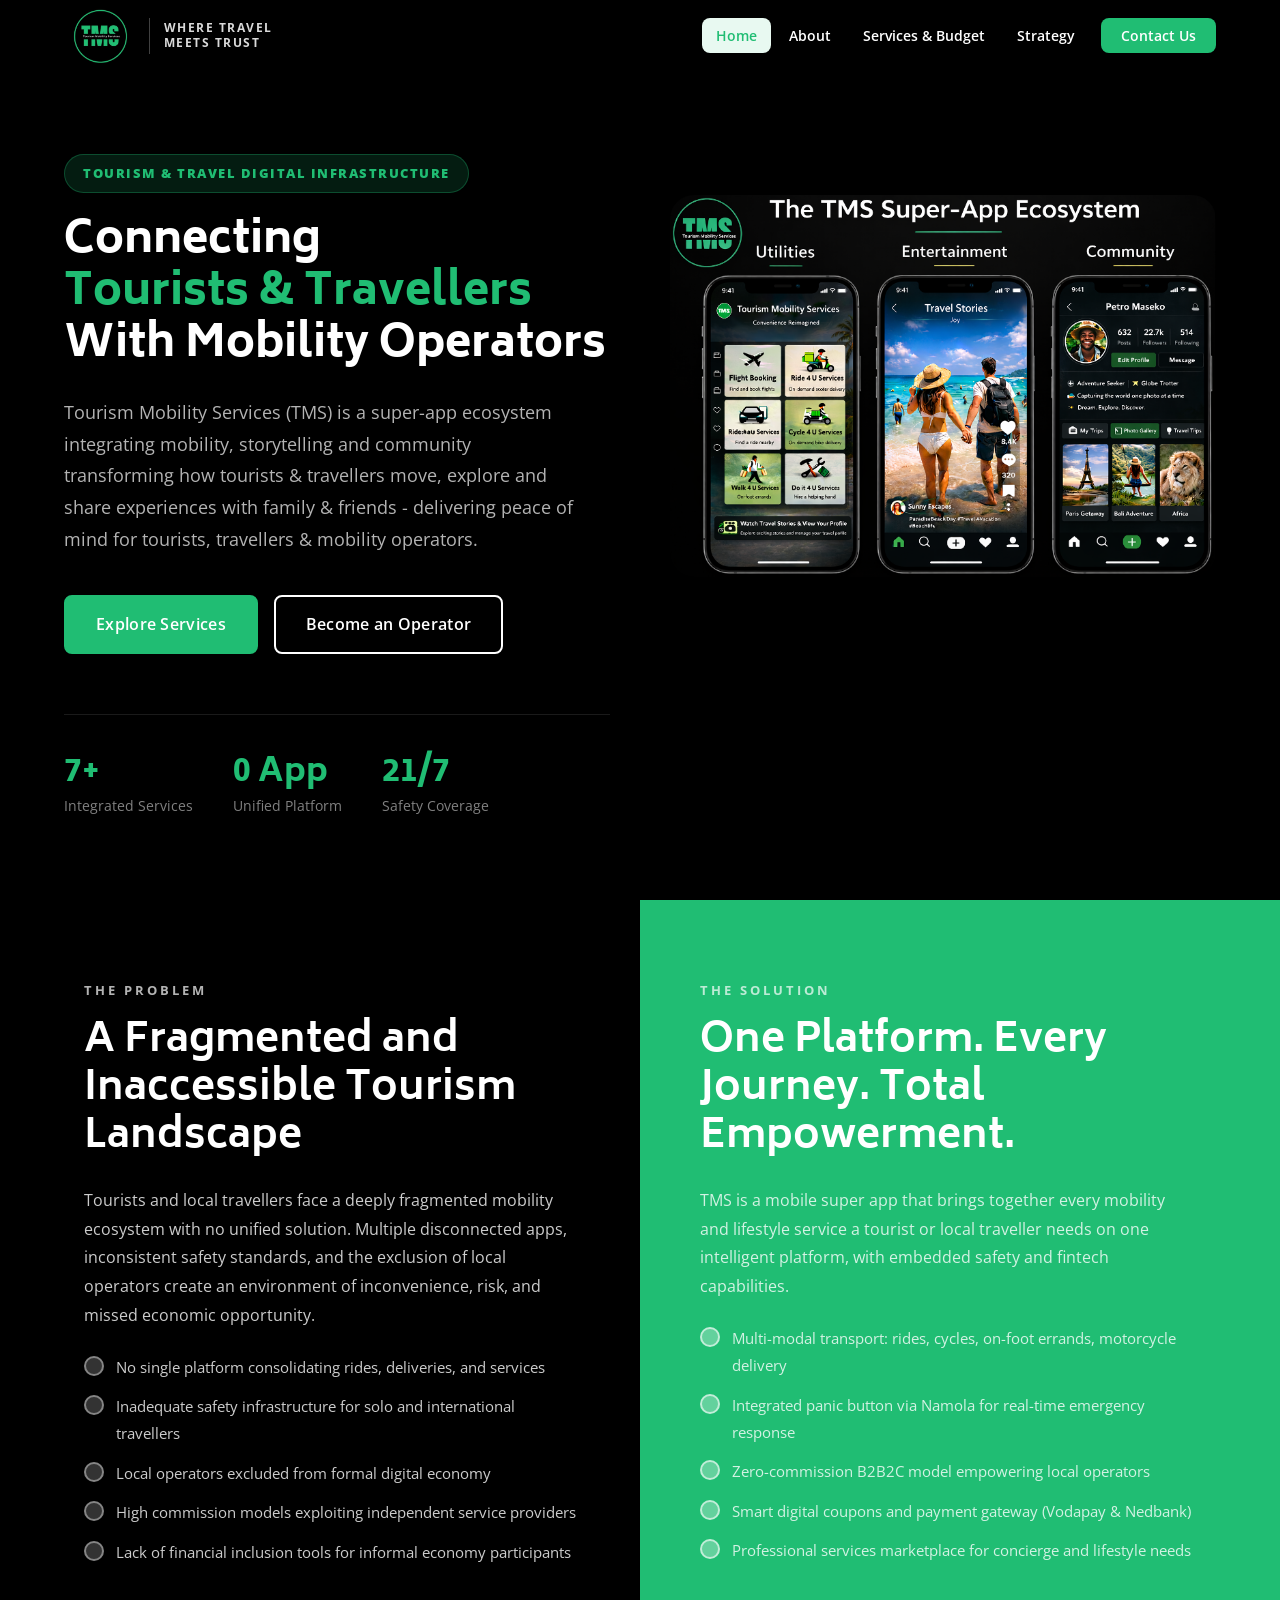
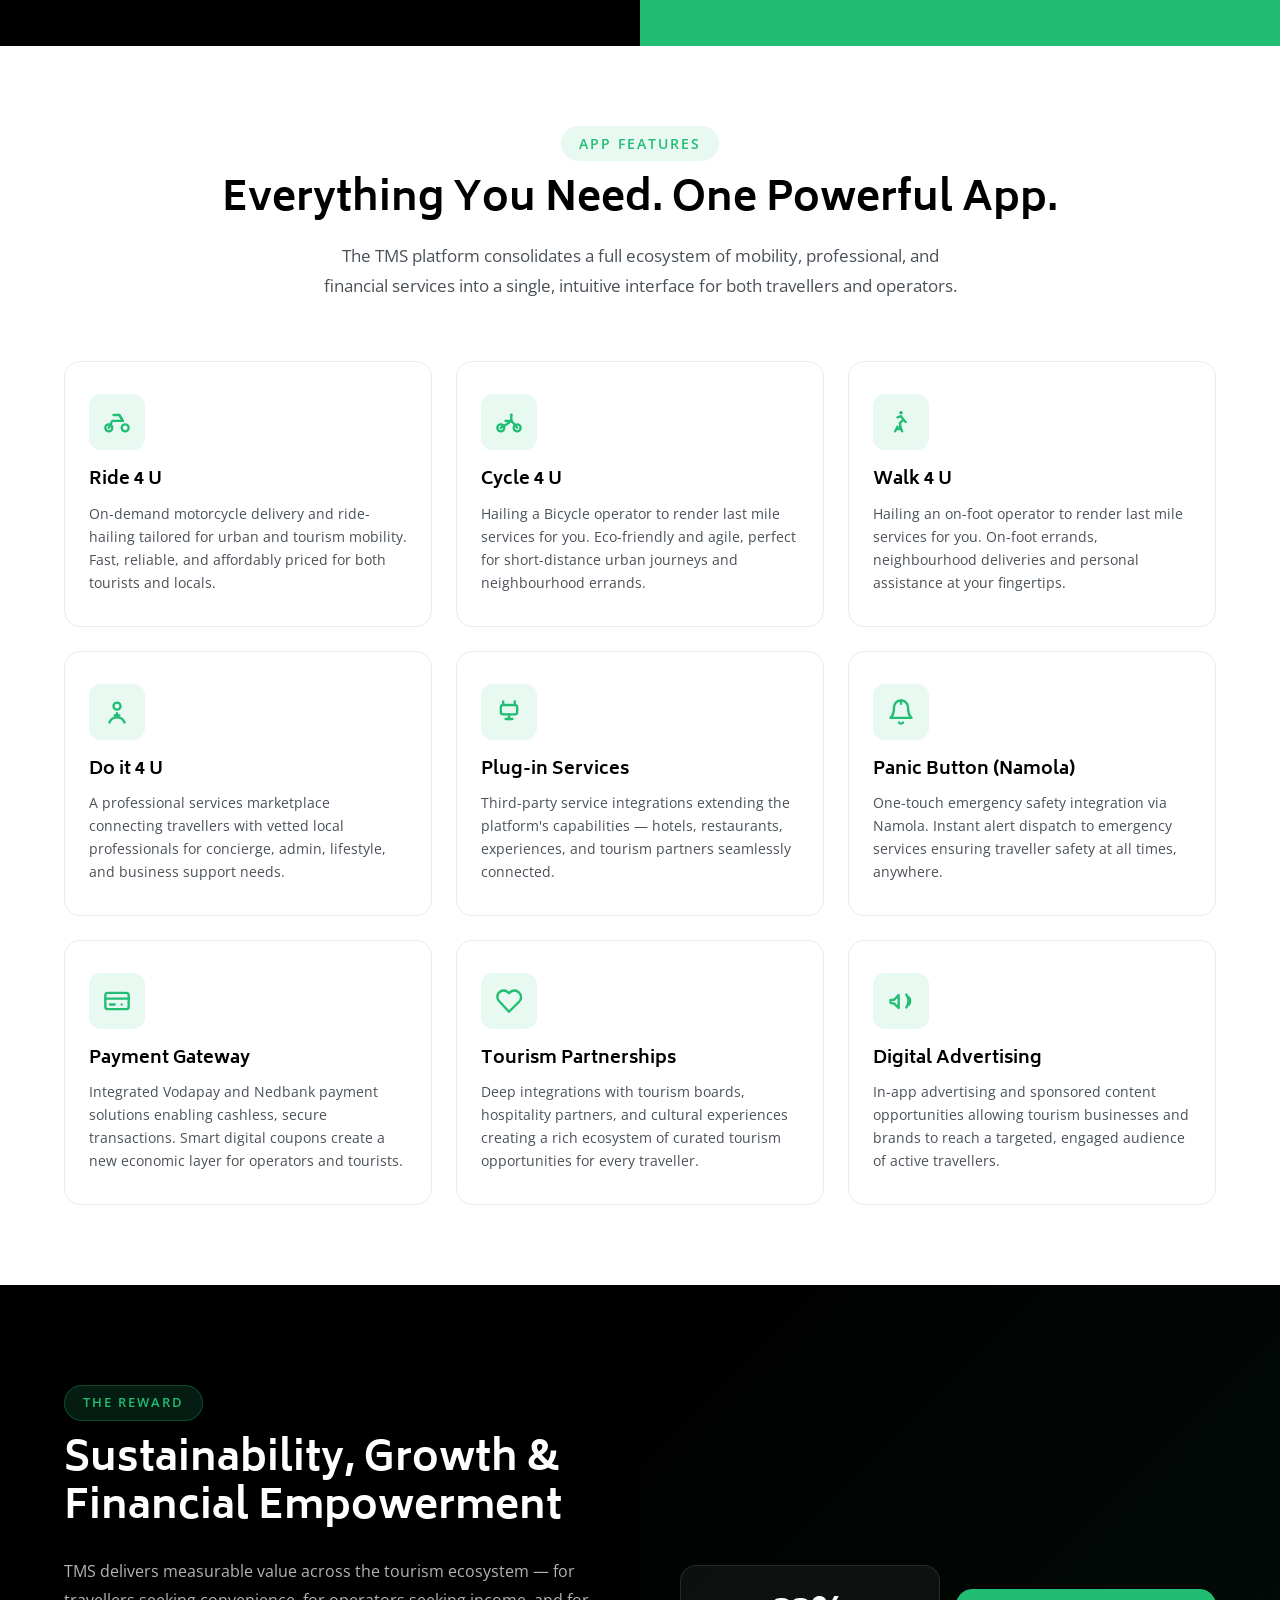
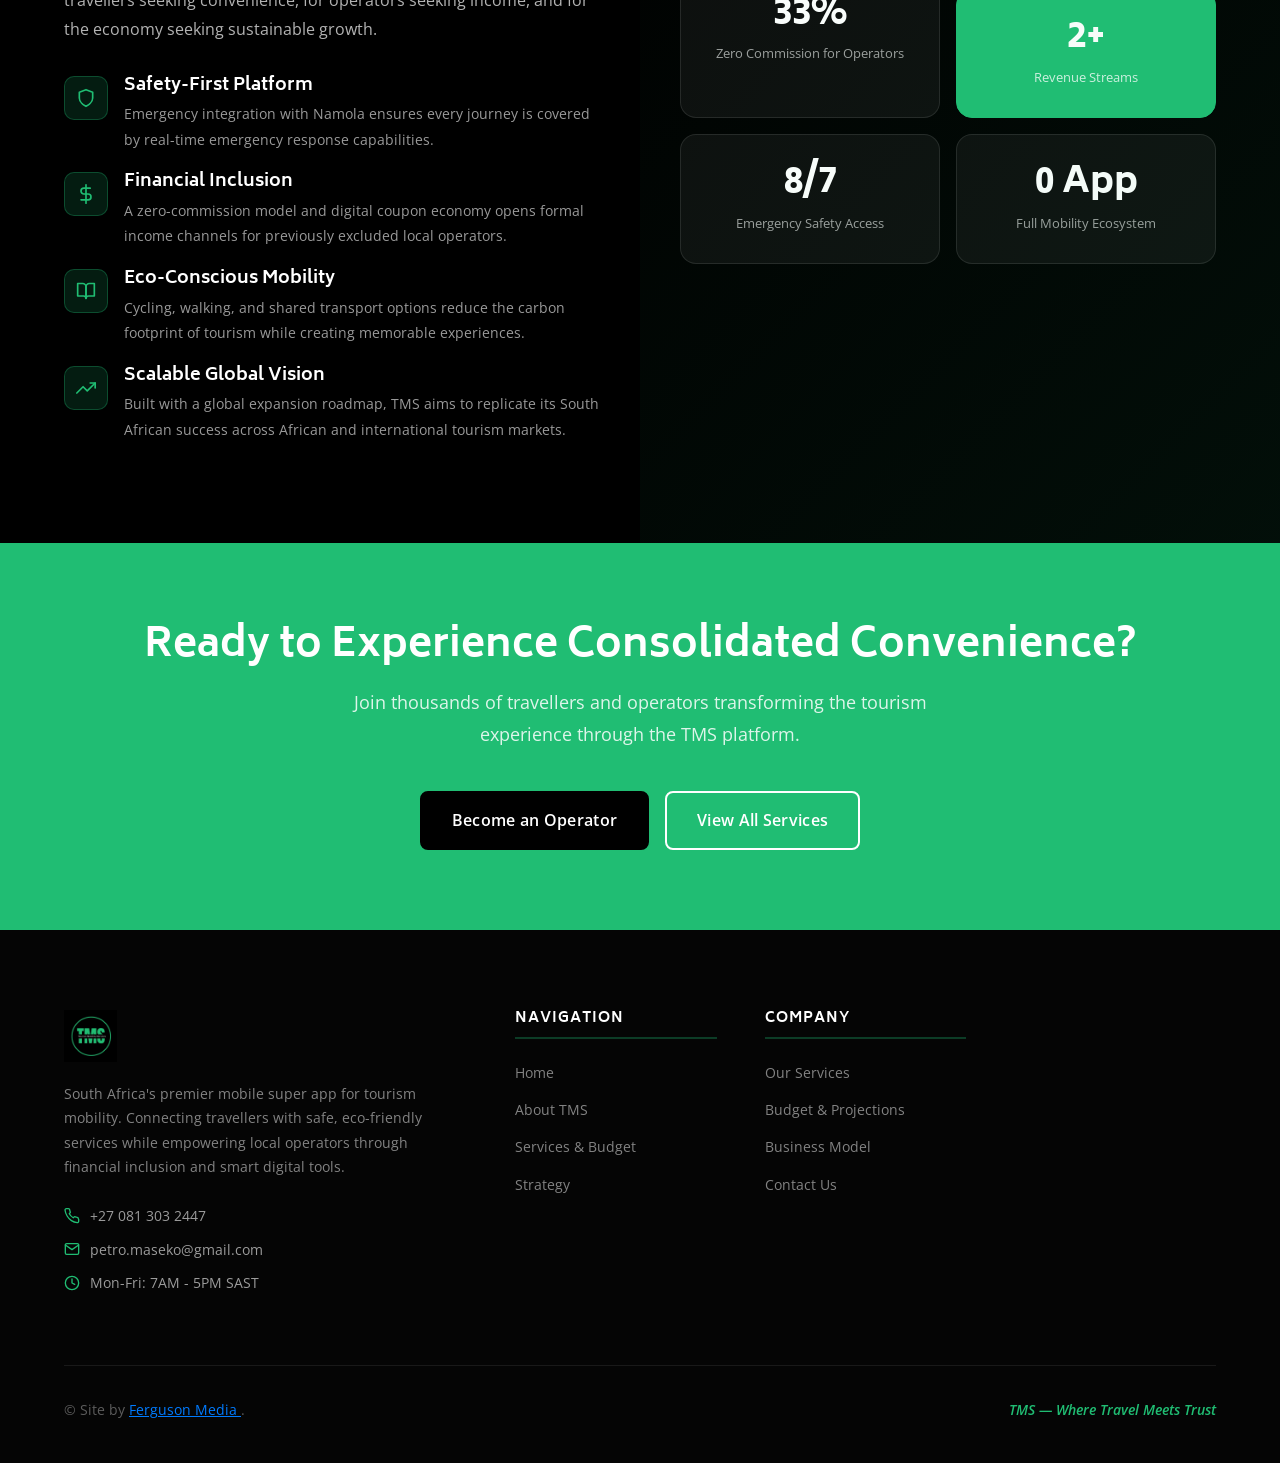
<file: index.html>
<!DOCTYPE html>
<html lang="en">

<head>
  <meta charset="UTF-8" />
  <meta name="viewport" content="width=device-width, initial-scale=1.0" />
  <meta name="description"
    content="Tourism Mobility Services (TMS) - South Africa's mobile super app digitizing and democratizing tourism mobility." />
  <meta name="google-site-verification" content="-Ny9mov-IFaQGgQjs71c5cA7YvnaP6hlvoca4SGkb28" />
  <title>TMS - Tourism Mobility Services | Where Travel Meets Trust</title>
  <link rel="preconnect" href="https://fonts.googleapis.com" />
  <link rel="preconnect" href="https://fonts.gstatic.com" crossorigin />
  <link
    href="https://fonts.googleapis.com/css2?family=Biryani:wght@400;600;700;800;900&family=Open+Sans:ital,wght@0,300;0,400;0,600;0,700;1,400&display=swap"
    rel="stylesheet" />
  <link rel="stylesheet" href="css/style.css" />
  <style>
    .navbar-logo-wrap {
      display: flex;
      align-items: center;
      gap: 14px;
      text-decoration: none;
    }

    .logo-img-large {
      display: block;
      height: 70px;
      width: auto;
      max-width: 240px;
      object-fit: contain;
      transition: opacity 0.2s;
    }

    .logo-slogan-divider {
      width: 1px;
      height: 36px;
      background: rgba(255, 255, 255, 0.25);
      flex-shrink: 0;
      transition: background 0.3s;
    }

    .navbar.scrolled .logo-slogan-divider {
      background: rgba(0, 0, 0, 0.15);
    }

    .logo-slogan-text {
      font-family: 'Open Sans', sans-serif;
      font-size: 0.72rem;
      font-weight: 700;
      letter-spacing: 1.5px;
      text-transform: uppercase;
      color: rgba(255, 255, 255, 0.85);
      line-height: 1.3;
      white-space: nowrap;
      transition: color 0.3s;
    }

    .navbar.scrolled .logo-slogan-text {
      color: rgba(20, 20, 20, 0.65);
    }

    @media (max-width:600px) {

      .logo-slogan-divider,
      .logo-slogan-text {
        display: none;
      }

      .logo-img-large {
        height: 65px;
      }
    }

    .hero-mockup-img {
      width: 100%;
      max-width: 820px;
      height: auto;
      border-radius: 24px;
      display: block;
      object-fit: cover;
      margin-top: -200px;
    }

    @media (max-width:1023px) {
      .hero-visual {
        display: none !important;
      }

      .hero-grid {
        grid-template-columns: 1fr !important;
      }
    }

    .nav-toggle {
      display: none;
    }

    .nav-links {
      display: flex !important;
    }

    @media (max-width:768px) {
      .nav-toggle {
        display: flex !important;
      }

      .nav-links {
        display: none !important;
      }
    }

    .feature-card {
      position: relative;
      overflow: hidden;
      isolation: isolate;
    }

    .feature-card::before {
      content: '';
      position: absolute;
      inset: 0;
      background: rgba(5, 15, 10, 0.92);
      z-index: 0;
      transition: background 0.3s;
    }

    .feature-card:hover::before {
      background: rgba(5, 15, 10, 0.80);
    }

    .feature-card>* {
      position: relative;
      z-index: 1;
    }

    .sidebar-overlay {
      position: fixed;
      inset: 0;
      background: rgba(0, 0, 0, 0.55);
      backdrop-filter: blur(2px);
      z-index: 1998;
      opacity: 0;
      pointer-events: none;
      transition: opacity 0.35s;
    }

    .sidebar-overlay.open {
      opacity: 1;
      pointer-events: all;
    }

    .sidebar {
      position: fixed;
      top: 0;
      right: 0;
      width: 300px;
      height: 100vh;
      background: #0a0a0a;
      z-index: 1999;
      display: flex;
      flex-direction: column;
      transform: translateX(100%);
      transition: transform 0.38s cubic-bezier(0.4, 0, 0.2, 1);
      overflow-y: auto;
    }

    .sidebar.open {
      transform: translateX(0);
    }

    .sidebar-header {
      display: flex;
      align-items: center;
      justify-content: space-between;
      padding: 20px 24px;
      border-bottom: 1px solid rgba(255, 255, 255, 0.08);
    }

    .sidebar-logo {
      height: 44px;
      width: auto;
      object-fit: contain;
    }

    .sidebar-close {
      background: none;
      border: none;
      cursor: pointer;
      padding: 6px;
      display: flex;
      align-items: center;
      justify-content: center;
      color: rgba(255, 255, 255, 0.7);
      border-radius: 8px;
      transition: background 0.2s;
    }

    .sidebar-close:hover {
      background: rgba(255, 255, 255, 0.08);
      color: #fff;
    }

    .sidebar-close svg {
      width: 22px;
      height: 22px;
      stroke: currentColor;
      fill: none;
      stroke-width: 2;
      stroke-linecap: round;
    }

    .sidebar-nav {
      flex: 1;
      padding: 24px 16px;
      display: flex;
      flex-direction: column;
      gap: 4px;
    }

    .sidebar-nav a {
      display: flex;
      align-items: center;
      gap: 12px;
      font-family: 'Open Sans', sans-serif;
      font-weight: 600;
      font-size: 0.95rem;
      color: rgba(255, 255, 255, 0.75);
      padding: 12px 16px;
      border-radius: 10px;
      text-decoration: none;
      transition: all 0.2s;
    }

    .sidebar-nav a:hover,
    .sidebar-nav a.active {
      background: rgba(32, 189, 115, 0.12);
      color: #20BD73;
    }

    .sidebar-nav a .nav-dot {
      width: 6px;
      height: 6px;
      border-radius: 50%;
      background: rgba(255, 255, 255, 0.2);
      flex-shrink: 0;
      transition: background 0.2s;
    }

    .sidebar-nav a:hover .nav-dot,
    .sidebar-nav a.active .nav-dot {
      background: #20BD73;
    }

    .sidebar-divider {
      height: 1px;
      background: rgba(255, 255, 255, 0.07);
      margin: 8px 16px;
    }

    .sidebar-footer {
      padding: 20px 24px;
      border-top: 1px solid rgba(255, 255, 255, 0.08);
    }

    .sidebar-footer a {
      display: block;
      background: #20BD73;
      color: #fff;
      text-align: center;
      font-family: 'Open Sans', sans-serif;
      font-weight: 600;
      font-size: 0.95rem;
      padding: 14px 24px;
      border-radius: 10px;
      text-decoration: none;
      transition: background 0.2s;
    }

    .sidebar-footer a:hover {
      background: #18a562;
    }

    .sidebar-tagline {
      text-align: center;
      font-size: 0.72rem;
      color: rgba(255, 255, 255, 0.25);
      margin-top: 16px;
      font-family: 'Open Sans', sans-serif;
      letter-spacing: 1px;
      text-transform: uppercase;
    }

    .app-store-buttons {
      display: flex;
      gap: 12px;
      margin-top: 20px;
      flex-wrap: wrap;
    }

    .app-store-btn {
      display: flex;
      align-items: center;
      gap: 10px;
      background: rgba(255, 255, 255, 0.07);
      border: 1px solid rgba(255, 255, 255, 0.15);
      border-radius: 10px;
      padding: 10px 16px;
      text-decoration: none;
      transition: background 0.2s, border-color 0.2s;
      min-width: 148px;
    }

    .app-store-btn:hover {
      background: rgba(255, 255, 255, 0.13);
      border-color: rgba(32, 189, 115, 0.4);
    }

    .app-store-btn-text {
      display: flex;
      flex-direction: column;
    }

    .app-store-btn-text small {
      font-size: 0.65rem;
      color: rgba(255, 255, 255, 0.5);
      font-family: 'Open Sans', sans-serif;
      line-height: 1;
    }

    .app-store-btn-text span {
      font-size: 0.82rem;
      font-weight: 700;
      color: #fff;
      font-family: 'Open Sans', sans-serif;
      line-height: 1.2;
      margin-top: 2px;
    }
  </style>
</head>

<body>
  <div id="loader-wrapper"><span class="loader"></span></div>
  <div class="sidebar-overlay" id="sidebarOverlay"></div>
  <aside class="sidebar" id="sidebar">
    <div class="sidebar-header">
      <img src="images/black-logo.png" alt="TMS Logo" class="sidebar-logo" onerror="this.style.display='none';" />
      <button class="sidebar-close" id="sidebarClose" aria-label="Close menu">
        <svg viewBox="0 0 24 24">
          <line x1="18" y1="6" x2="6" y2="18" />
          <line x1="6" y1="6" x2="18" y2="18" />
        </svg>
      </button>
    </div>
    <nav class="sidebar-nav">
      <a href="index.html" class="active"><span class="nav-dot"></span>Home</a>
      <a href="about.html"><span class="nav-dot"></span>About</a>
      <a href="platform.html"><span class="nav-dot"></span>Services &amp; Budget</a>
      <a href="strategy.html"><span class="nav-dot"></span>Strategy</a>
      <div class="sidebar-divider"></div>
    </nav>
    <div class="sidebar-footer">
      <a href="contact.html">Contact Us</a>
      <p class="sidebar-tagline">Where Travel Meets Trust</p>
    </div>
  </aside>

  <nav class="navbar" id="navbar">
    <div class="container">
      <div class="navbar-inner">
        <a href="index.html" class="navbar-logo-wrap">
          <img id="navLogo" src="images/black-logo.png" alt="TMS" class="logo-img-large"
            onerror="this.style.outline='2px dashed rgba(32,189,115,0.5)';this.style.padding='4px 12px';this.style.borderRadius='6px';" />
          <div class="logo-slogan-divider"></div>
          <span class="logo-slogan-text">Where Travel<br>Meets Trust</span>
        </a>
        <ul class="nav-links" id="navLinks">
          <li><a href="index.html" class="active">Home</a></li>
          <li><a href="about.html">About</a></li>
          <li><a href="platform.html">Services &amp; Budget</a></li>
          <li><a href="strategy.html">Strategy</a></li>
          <li><a href="contact.html" class="btn-nav">Contact Us</a></li>
        </ul>
        <button class="nav-toggle" id="navToggle" aria-label="Open navigation"
          aria-expanded="false"><span></span><span></span><span></span></button>
      </div>
    </div>
  </nav>

  <section class="hero">
    <div class="container">
      <div class="hero-grid">
        <div class="hero-content">
          <div class="hero-label">Tourism & Travel Digital infrastructure</div>
          <h1>Connecting <span><br> Tourists & Travellers</span><br>With Mobility Operators</h1>
          <p class="hero-span">Tourism Mobility Services (<span>TMS</span>) is a super-app ecosystem integrating
            mobility,
            storytelling
            and community
            transforming how tourists & travellers move, explore and share experiences with family & friends -
            delivering peace of mind for tourists, travellers & mobility operators. </p>
          <div class="hero-buttons">
            <a href="platform.html" class="btn btn-primary btn-lg">Explore Services</a>
            <a href="contact.html" class="btn btn-outline btn-lg">Become an Operator</a>
          </div>
          <div class="hero-stats">
            <div class="hero-stat-item">
              <h3 data-count="8" data-suffix="+">0+</h3>
              <p>Integrated Services</p>
            </div>
            <div class="hero-stat-item">
              <h3 data-count="1" data-suffix=" App">0</h3>
              <p>Unified Platform</p>
            </div>
            <div class="hero-stat-item">
              <h3 data-count="24" data-suffix="/7">0</h3>
              <p>Safety Coverage</p>
            </div>
          </div>
        </div>
        <div class="hero-visual">
          <img src="images/5. TMS Ecosystem .png" alt="TMS in action" class="hero-mockup-img"
            onerror="this.style.display='none';" />
        </div>
      </div>
    </div>
  </section>

  <section class="problem-solution">
    <div class="problem-col">
      <div class="container" style="max-width:600px;margin:0;padding-right:0;">
        <div class="ps-label">The Problem</div>
        <h2>A Fragmented and Inaccessible Tourism Landscape</h2>
        <p>Tourists and local travellers face a deeply fragmented mobility ecosystem with no unified solution. Multiple
          disconnected apps, inconsistent safety standards, and the exclusion of local operators create an environment
          of inconvenience, risk, and missed economic opportunity.</p>
        <ul class="ps-list">
          <li class="ps-list-item">
            <div class="ps-bullet"></div>
            <p>No single platform consolidating rides, deliveries, and services</p>
          </li>
          <li class="ps-list-item">
            <div class="ps-bullet"></div>
            <p>Inadequate safety infrastructure for solo and international travellers</p>
          </li>
          <li class="ps-list-item">
            <div class="ps-bullet"></div>
            <p>Local operators excluded from formal digital economy</p>
          </li>
          <li class="ps-list-item">
            <div class="ps-bullet"></div>
            <p>High commission models exploiting independent service providers</p>
          </li>
          <li class="ps-list-item">
            <div class="ps-bullet"></div>
            <p>Lack of financial inclusion tools for informal economy participants</p>
          </li>
        </ul>
      </div>
    </div>
    <div class="solution-col">
      <div class="container" style="max-width:600px;margin:0;padding-left:0;">
        <div class="ps-label">The Solution</div>
        <h2>One Platform. Every Journey. Total Empowerment.</h2>
        <p>TMS is a mobile super app that brings together every mobility and lifestyle service a tourist or local
          traveller needs on one intelligent platform, with embedded safety and fintech capabilities.</p>
        <ul class="ps-list">
          <li class="ps-list-item">
            <div class="ps-bullet"></div>
            <p>Multi-modal transport: rides, cycles, on-foot errands, motorcycle delivery</p>
          </li>
          <li class="ps-list-item">
            <div class="ps-bullet"></div>
            <p>Integrated panic button via Namola for real-time emergency response</p>
          </li>
          <li class="ps-list-item">
            <div class="ps-bullet"></div>
            <p>Zero-commission B2B2C model empowering local operators</p>
          </li>
          <li class="ps-list-item">
            <div class="ps-bullet"></div>
            <p>Smart digital coupons and payment gateway (Vodapay &amp; Nedbank)</p>
          </li>
          <li class="ps-list-item">
            <div class="ps-bullet"></div>
            <p>Professional services marketplace for concierge and lifestyle needs</p>
          </li>
        </ul>
      </div>
    </div>
  </section>

  <section class="section">
    <div class="container">
      <div class="section-header">
        <div class="label">App Features</div>
        <h2>Everything You Need. One Powerful App.</h2>
        <p>The TMS platform consolidates a full ecosystem of mobility, professional, and financial services into a
          single, intuitive interface for both travellers and operators.</p>
      </div>
      <div class="features-grid">

        <div class="feature-card">
          <div class="feature-icon">
            <!-- Motorcycle -->
            <svg viewBox="0 0 24 24" fill="none" stroke="currentColor" stroke-width="1.8" stroke-linecap="round"
              stroke-linejoin="round">
              <circle cx="5" cy="17" r="3" />
              <circle cx="19" cy="17" r="3" />
              <path d="M9 6h5l3 5H8L5 17" />
              <path d="M14 6l3 5" />
            </svg>
          </div>
          <h4>Ride 4 U</h4>
          <p>On-demand motorcycle delivery and ride-hailing tailored for urban and tourism mobility. Fast, reliable, and
            affordably priced for both tourists and locals.</p>
        </div>

        <div class="feature-card">
          <div class="feature-icon">
            <!-- Bicycle -->
            <svg viewBox="0 0 24 24" fill="none" stroke="currentColor" stroke-width="1.8" stroke-linecap="round"
              stroke-linejoin="round">
              <circle cx="5" cy="17" r="3" />
              <circle cx="19" cy="17" r="3" />
              <circle cx="14" cy="6" r="1.2" fill="currentColor" stroke="none" />
              <polyline points="14 7 14 11 10 14 5 17" />
              <line x1="14" y1="11" x2="19" y2="17" />
              <line x1="9" y1="11" x2="14" y2="11" />
            </svg>
          </div>
          <h4>Cycle 4 U</h4>
          <p>Hailing a Bicycle operator to render last mile services for you. Eco-friendly and agile, perfect for
            short-distance urban journeys and neighbourhood errands.</p>
        </div>

        <div class="feature-card">
          <div class="feature-icon">
            <!-- Walking person -->
            <svg viewBox="0 0 24 24" fill="none" stroke="currentColor" stroke-width="1.8" stroke-linecap="round"
              stroke-linejoin="round">
              <circle cx="12" cy="4" r="1.5" fill="currentColor" stroke="none" />
              <path d="M9 8l3-1 2 3-3 3 1 5H9" />
              <path d="M14 10l2 2" />
              <path d="M9 16l-2 4" />
              <path d="M11 16l2 4" />
            </svg>
          </div>
          <h4>Walk 4 U</h4>
          <p>Hailing an on-foot operator to render last mile services for you. On-foot errands, neighbourhood deliveries
            and personal assistance at your fingertips.</p>
        </div>

        <div class="feature-card">
          <div class="feature-icon">
            <!-- Person / concierge -->
            <svg viewBox="0 0 24 24" fill="none" stroke="currentColor" stroke-width="1.8" stroke-linecap="round"
              stroke-linejoin="round">
              <circle cx="12" cy="7" r="3" />
              <path d="M5.5 21a7 7 0 0 1 13 0" />
              <line x1="12" y1="13" x2="12" y2="16" />
              <line x1="10" y1="15" x2="14" y2="15" />
            </svg>
          </div>
          <h4>Do it 4 U</h4>
          <p>A professional services marketplace connecting travellers with vetted local professionals for concierge,
            admin, lifestyle, and business support needs.</p>
        </div>

        <div class="feature-card">
          <div class="feature-icon">
            <!-- Electric plug -->
            <svg viewBox="0 0 24 24" fill="none" stroke="currentColor" stroke-width="1.8" stroke-linecap="round"
              stroke-linejoin="round">
              <path d="M7 6V3" />
              <path d="M17 6V3" />
              <rect x="5" y="6" width="14" height="8" rx="2" />
              <path d="M12 14v4" />
              <path d="M9 18h6" />
            </svg>
          </div>
          <h4>Plug-in Services</h4>
          <p>Third-party service integrations extending the platform's capabilities — hotels, restaurants, experiences,
            and tourism partners seamlessly connected.</p>
        </div>

        <div class="feature-card">
          <div class="feature-icon">
            <!-- Alarm bell -->
            <svg viewBox="0 0 24 24" fill="none" stroke="currentColor" stroke-width="1.8" stroke-linecap="round"
              stroke-linejoin="round">
              <path d="M18 8A6 6 0 0 0 6 8c0 7-3 9-3 9h18s-3-2-3-9" />
              <path d="M13.73 21a2 2 0 0 1-3.46 0" />
              <line x1="12" y1="2" x2="12" y2="5" />
            </svg>
          </div>
          <h4>Panic Button (Namola)</h4>
          <p>One-touch emergency safety integration via Namola. Instant alert dispatch to emergency services ensuring
            traveller safety at all times, anywhere.</p>
        </div>

        <div class="feature-card">
          <div class="feature-icon">
            <!-- Credit card -->
            <svg viewBox="0 0 24 24" fill="none" stroke="currentColor" stroke-width="1.8" stroke-linecap="round"
              stroke-linejoin="round">
              <rect x="2" y="5" width="20" height="14" rx="2" />
              <line x1="2" y1="10" x2="22" y2="10" />
              <path d="M6 15h4" />
              <path d="M16 15h.01" />
            </svg>
          </div>
          <h4>Payment Gateway</h4>
          <p>Integrated Vodapay and Nedbank payment solutions enabling cashless, secure transactions. Smart digital
            coupons create a new economic layer for operators and tourists.</p>
        </div>

        <div class="feature-card">
          <div class="feature-icon">
            <!-- Handshake -->
            <svg viewBox="0 0 24 24" fill="none" stroke="currentColor" stroke-width="1.8" stroke-linecap="round"
              stroke-linejoin="round">
              <path
                d="M20.42 4.58a5.4 5.4 0 0 0-7.65 0l-.77.78-.77-.78a5.4 5.4 0 0 0-7.65 7.65l1.06 1.06L12 21.23l7.77-7.77 1.06-1.06a5.4 5.4 0 0 0-.41-7.82z" />
            </svg>
          </div>
          <h4>Tourism Partnerships</h4>
          <p>Deep integrations with tourism boards, hospitality partners, and cultural experiences creating a rich
            ecosystem of curated tourism opportunities for every traveller.</p>
        </div>

        <div class="feature-card">
          <div class="feature-icon">
            <!-- Megaphone / loudspeaker -->
            <svg viewBox="0 0 24 24" fill="none" stroke="currentColor" stroke-width="1.8" stroke-linecap="round"
              stroke-linejoin="round">
              <path d="M3 11v2a1 1 0 0 0 1 1h2l4 4V7L6 11H4a1 1 0 0 0-1 1z" />
              <path d="M19 9a6 6 0 0 1 0 6" />
              <path d="M16.5 6.5a9 9 0 0 1 0 11" />
            </svg>
          </div>
          <h4>Digital Advertising</h4>
          <p>In-app advertising and sponsored content opportunities allowing tourism businesses and brands to reach a
            targeted, engaged audience of active travellers.</p>
        </div>

      </div>
    </div>
  </section>

  <section class="reward-section">
    <div class="container">
      <div class="reward-grid">
        <div class="reward-content">
          <div class="label"
            style="display:inline-block;background:rgba(32,189,115,0.15);color:var(--green);font-size:0.8rem;font-weight:600;letter-spacing:2px;text-transform:uppercase;padding:6px 18px;border-radius:50px;margin-bottom:16px;border:1px solid rgba(32,189,115,0.3);">
            The Reward</div>
          <h2>Sustainability, Growth &amp; Financial Empowerment</h2>
          <p>TMS delivers measurable value across the tourism ecosystem — for travellers seeking convenience, for
            operators seeking income, and for the economy seeking sustainable growth.</p>
          <div class="reward-items">
            <div class="reward-item">
              <div class="reward-item-icon"><svg viewBox="0 0 24 24" fill="none" stroke="currentColor" stroke-width="2">
                  <path d="M12 22s8-4 8-10V5l-8-3-8 3v7c0 6 8 10 8 10z" stroke-linecap="round"
                    stroke-linejoin="round" />
                </svg></div>
              <div>
                <h5>Safety-First Platform</h5>
                <p>Emergency integration with Namola ensures every journey is covered by real-time emergency response
                  capabilities.</p>
              </div>
            </div>
            <div class="reward-item">
              <div class="reward-item-icon"><svg viewBox="0 0 24 24" fill="none" stroke="currentColor" stroke-width="2">
                  <line x1="12" y1="1" x2="12" y2="23" stroke-linecap="round" />
                  <path d="M17 5H9.5a3.5 3.5 0 0 0 0 7h5a3.5 3.5 0 0 1 0 7H6" stroke-linecap="round"
                    stroke-linejoin="round" />
                </svg></div>
              <div>
                <h5>Financial Inclusion</h5>
                <p>A zero-commission model and digital coupon economy opens formal income channels for previously
                  excluded local operators.</p>
              </div>
            </div>
            <div class="reward-item">
              <div class="reward-item-icon"><svg viewBox="0 0 24 24" fill="none" stroke="currentColor" stroke-width="2">
                  <path d="M2 3h6a4 4 0 0 1 4 4v14a3 3 0 0 0-3-3H2z" stroke-linecap="round" stroke-linejoin="round" />
                  <path d="M22 3h-6a4 4 0 0 0-4 4v14a3 3 0 0 1 3-3h7z" stroke-linecap="round" stroke-linejoin="round" />
                </svg></div>
              <div>
                <h5>Eco-Conscious Mobility</h5>
                <p>Cycling, walking, and shared transport options reduce the carbon footprint of tourism while creating
                  memorable experiences.</p>
              </div>
            </div>
            <div class="reward-item">
              <div class="reward-item-icon"><svg viewBox="0 0 24 24" fill="none" stroke="currentColor" stroke-width="2">
                  <polyline points="23 6 13.5 15.5 8.5 10.5 1 18" stroke-linecap="round" stroke-linejoin="round" />
                  <polyline points="17 6 23 6 23 12" stroke-linecap="round" stroke-linejoin="round" />
                </svg></div>
              <div>
                <h5>Scalable Global Vision</h5>
                <p>Built with a global expansion roadmap, TMS aims to replicate its South African success across African
                  and international tourism markets.</p>
              </div>
            </div>
          </div>
        </div>
        <div class="reward-visual">
          <div class="reward-stat-box">
            <h3 data-count="100" data-suffix="%">0%</h3>
            <p>Zero Commission for Operators</p>
          </div>
          <div class="reward-stat-box">
            <h3 data-count="8" data-suffix="+">0+</h3>
            <p>Revenue Streams</p>
          </div>
          <div class="reward-stat-box">
            <h3 data-count="24" data-suffix="/7">0</h3>
            <p>Emergency Safety Access</p>
          </div>
          <div class="reward-stat-box" style="background:rgba(255,255,255,0.05);border-color:rgba(255,255,255,0.1);">
            <h3 data-count="1" data-suffix=" App">0</h3>
            <p>Full Mobility Ecosystem</p>
          </div>
        </div>
      </div>
    </div>
  </section>

  <section class="cta-section">
    <div class="container">
      <h2>Ready to Experience Consolidated Convenience?</h2>
      <p>Join thousands of travellers and operators transforming the tourism experience through the TMS platform.</p>
      <div style="display:flex;gap:16px;justify-content:center;flex-wrap:wrap;">
        <a href="contact.html" class="btn btn-dark btn-lg">Become an Operator</a>
        <a href="platform.html" class="btn btn-outline btn-lg">View All Services</a>
      </div>
    </div>
  </section>

  <footer class="footer">
    <div class="container">
      <div class="footer-grid">
        <div class="footer-brand">
          <img src="images/black-logo.png" alt="TMS"
            style="height:52px;width:auto;object-fit:contain;display:block;margin-bottom:20px;"
            onerror="this.style.display='none';" />
          <p>South Africa's premier mobile super app for tourism mobility. Connecting travellers with safe, eco-friendly
            services while empowering local operators through financial inclusion and smart digital tools.</p>
          <div>
            <div class="footer-contact-item">
              <svg viewBox="0 0 24 24" fill="none" stroke="currentColor" stroke-width="2">
                <path
                  d="M22 16.92v3a2 2 0 0 1-2.18 2 19.79 19.79 0 0 1-8.63-3.07A19.5 19.5 0 0 1 4.69 12 19.79 19.79 0 0 1 1.61 3.36 2 2 0 0 1 3.6 1h3a2 2 0 0 1 2 1.72 12.84 12.84 0 0 0 .7 2.81 2 2 0 0 1-.45 2.11L7.91 8.6a16 16 0 0 0 6 6l.92-.92a2 2 0 0 1 2.11-.45 12.84 12.84 0 0 0 2.81.7A2 2 0 0 1 21.44 16z"
                  stroke-linecap="round" stroke-linejoin="round" />
              </svg>
              <a href="tel:+27081303244">+27 081 303 2447</a>
            </div>
            <div class="footer-contact-item">
              <svg viewBox="0 0 24 24" fill="none" stroke="currentColor" stroke-width="2">
                <path d="M4 4h16c1.1 0 2 .9 2 2v12c0 1.1-.9 2-2 2H4c-1.1 0-2-.9-2-2V6c0-1.1.9-2 2-2z"
                  stroke-linecap="round" stroke-linejoin="round" />
                <polyline points="22,6 12,13 2,6" stroke-linecap="round" stroke-linejoin="round" />
              </svg>
              <a href="mailto:petro.maseko@gmail.com">petro.maseko@gmail.com</a>
            </div>
            <div class="footer-contact-item">
              <svg viewBox="0 0 24 24" fill="none" stroke="currentColor" stroke-width="2">
                <circle cx="12" cy="12" r="10" stroke-linecap="round" />
                <polyline points="12 6 12 12 16 14" stroke-linecap="round" stroke-linejoin="round" />
              </svg>
              <span>Mon-Fri: 7AM - 5PM SAST</span>
            </div>
          </div>
        </div>

        <div class="footer-col">
          <h5>Navigation</h5>
          <ul class="footer-links">
            <li><a href="index.html">Home</a></li>
            <li><a href="about.html">About TMS</a></li>
            <li><a href="platform.html">Services &amp; Budget</a></li>
            <li><a href="strategy.html">Strategy</a></li>
          </ul>
        </div>

        <div class="footer-col">
          <h5>Company</h5>
          <ul class="footer-links">
            <li><a href="platform.html">Our Services</a></li>
            <li><a href="platform.html#budget">Budget &amp; Projections</a></li>
            <li><a href="strategy.html">Business Model</a></li>
            <li><a href="contact.html">Contact Us</a></li>
          </ul>
        </div>
      </div>

      <div class="footer-bottom">
        <p>
          &copy; Site by
          <a href="https://fergusonmedia.co.za" target="_blank" style="color:#007bff;text-decoration:underline;">
            Ferguson Media
          </a>.
        </p>

        <p class="tagline">TMS — Where Travel Meets Trust</p>
      </div>
    </div>
  </footer>

  <script src="js/script.js"></script>
  <script>
    var navbar = document.getElementById('navbar'), navLogo = document.getElementById('navLogo');
    function handleScroll() { if (window.scrollY > 40) { navbar.classList.add('scrolled'); navLogo.src = 'images/white-logo.png'; } else { navbar.classList.remove('scrolled'); navLogo.src = 'images/black-logo.png'; } }
    window.addEventListener('scroll', handleScroll, { passive: true }); handleScroll();
    var sidebar = document.getElementById('sidebar'), sidebarOverlay = document.getElementById('sidebarOverlay'), navToggle = document.getElementById('navToggle'), sidebarClose = document.getElementById('sidebarClose');
    function openSidebar() { sidebar.classList.add('open'); sidebarOverlay.classList.add('open'); document.body.style.overflow = 'hidden'; }
    function closeSidebar() { sidebar.classList.remove('open'); sidebarOverlay.classList.remove('open'); document.body.style.overflow = ''; }
    navToggle.addEventListener('click', function () { sidebar.classList.contains('open') ? closeSidebar() : openSidebar(); });
    sidebarClose.addEventListener('click', closeSidebar); sidebarOverlay.addEventListener('click', closeSidebar);
    document.addEventListener('keydown', function (e) { if (e.key === 'Escape') closeSidebar(); });
    function animateCounters() { document.querySelectorAll('[data-count]').forEach(function (el) { var target = parseInt(el.dataset.count), suffix = el.dataset.suffix || '', current = 0, step = Math.ceil(target / 40); var timer = setInterval(function () { current = Math.min(current + step, target); el.textContent = current + suffix; if (current >= target) clearInterval(timer); }, 40); }); }
    var heroObs = new IntersectionObserver(function (entries) { if (entries[0].isIntersecting) { animateCounters(); heroObs.disconnect(); } }, { threshold: 0.3 });
    var heroEl = document.querySelector('.hero'); if (heroEl) heroObs.observe(heroEl);
  </script>
</body>

</html>
</file>
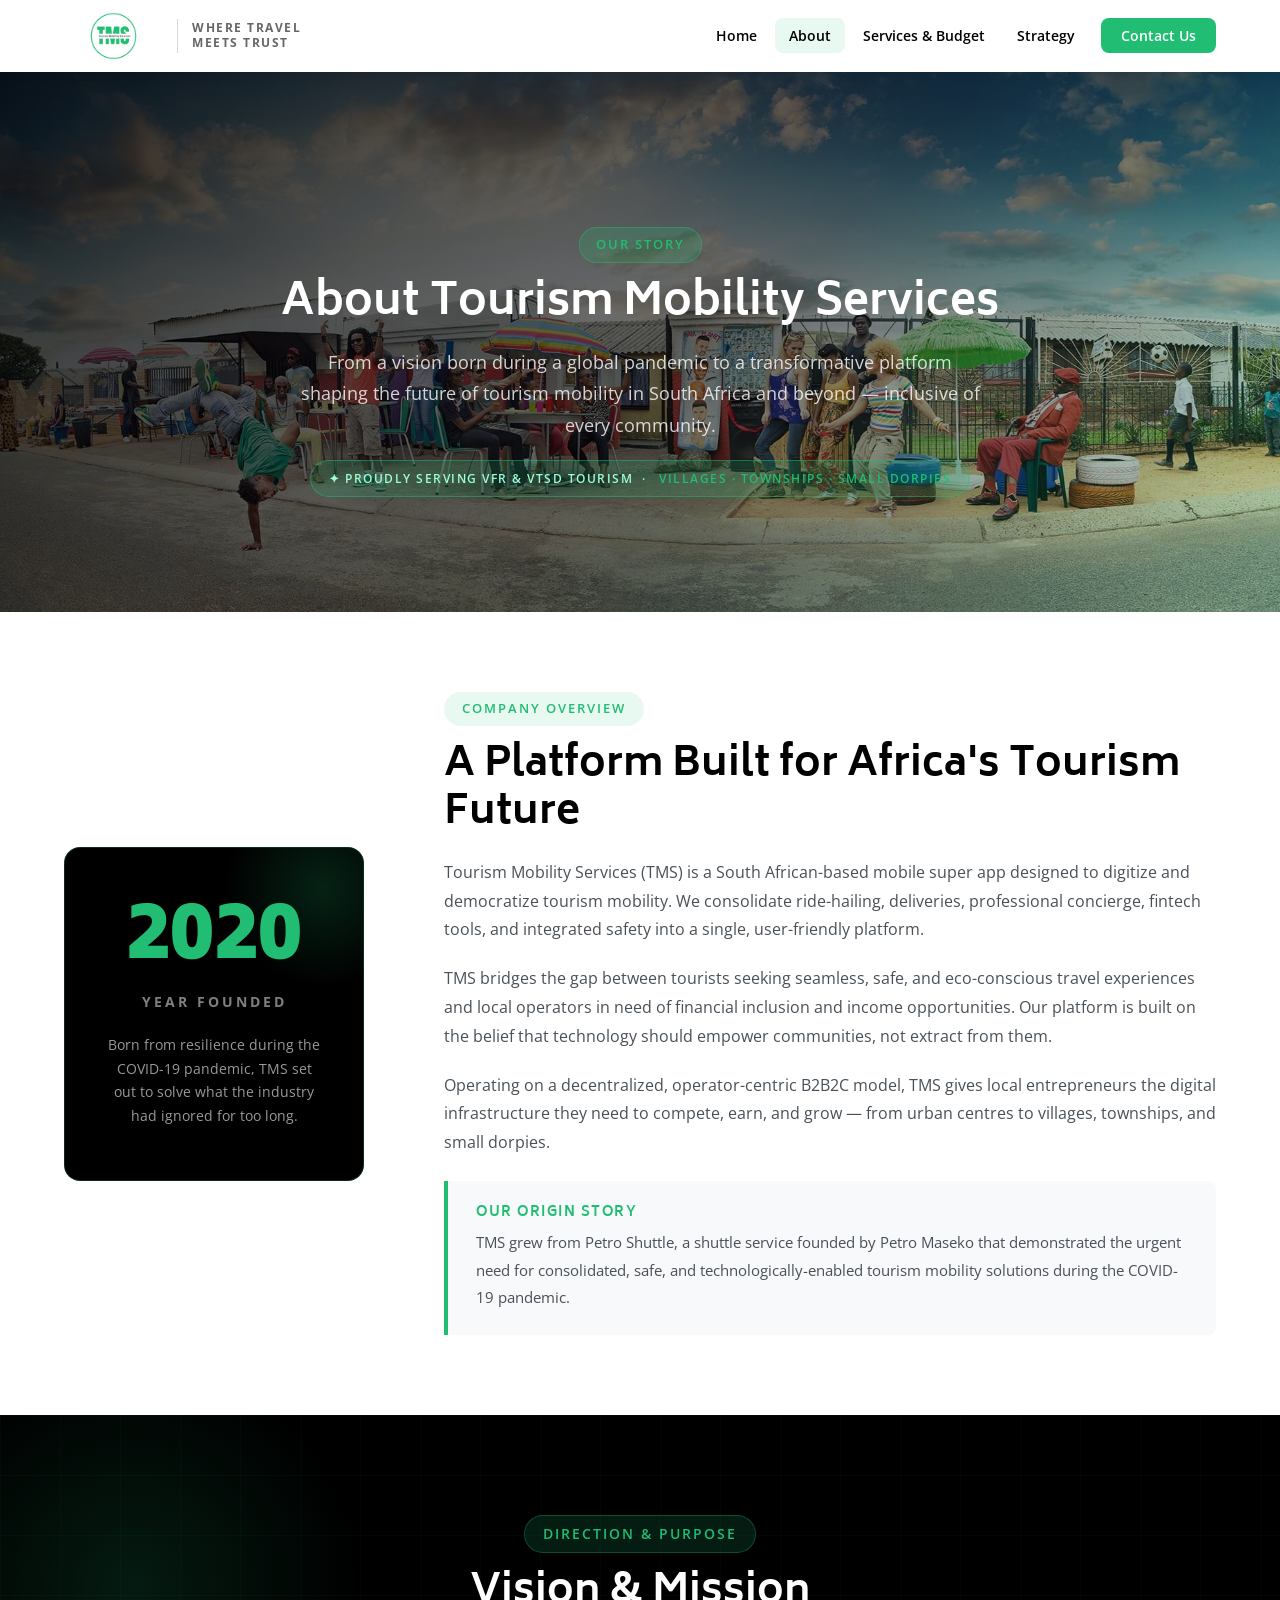
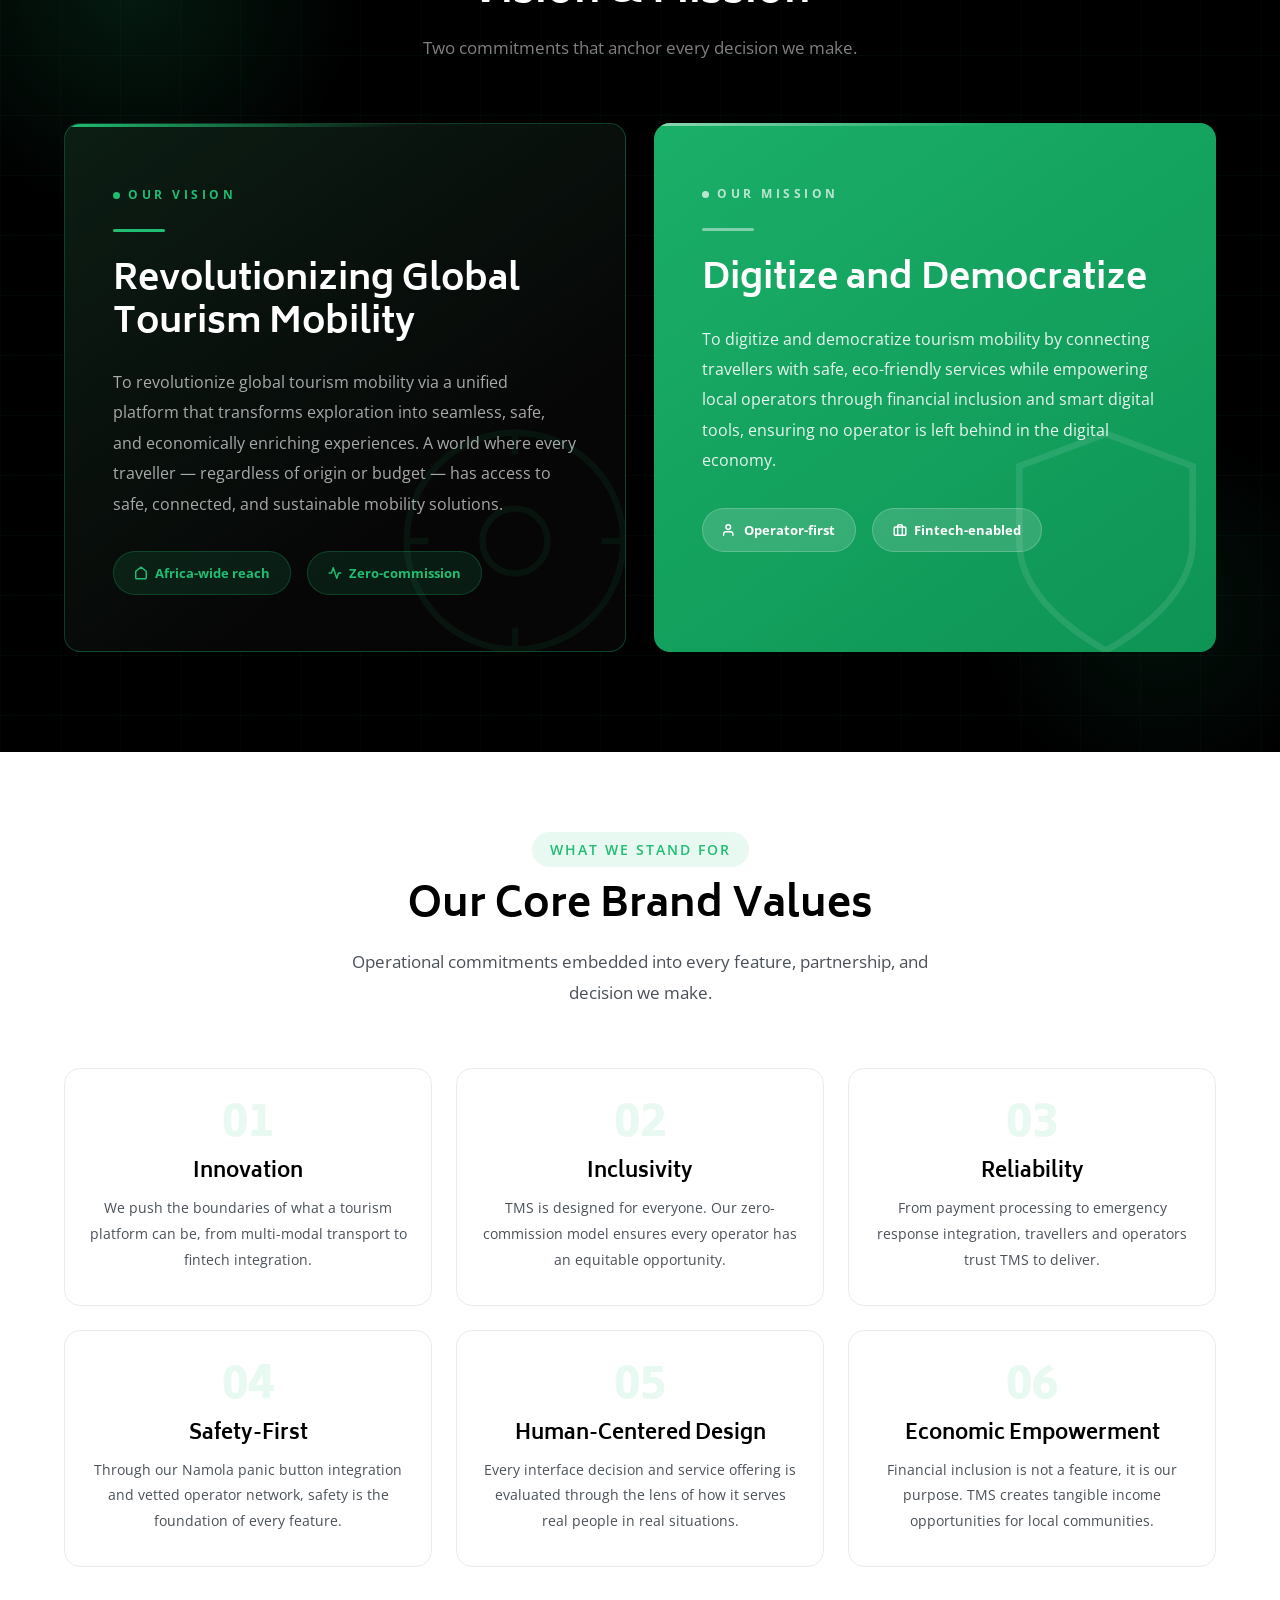
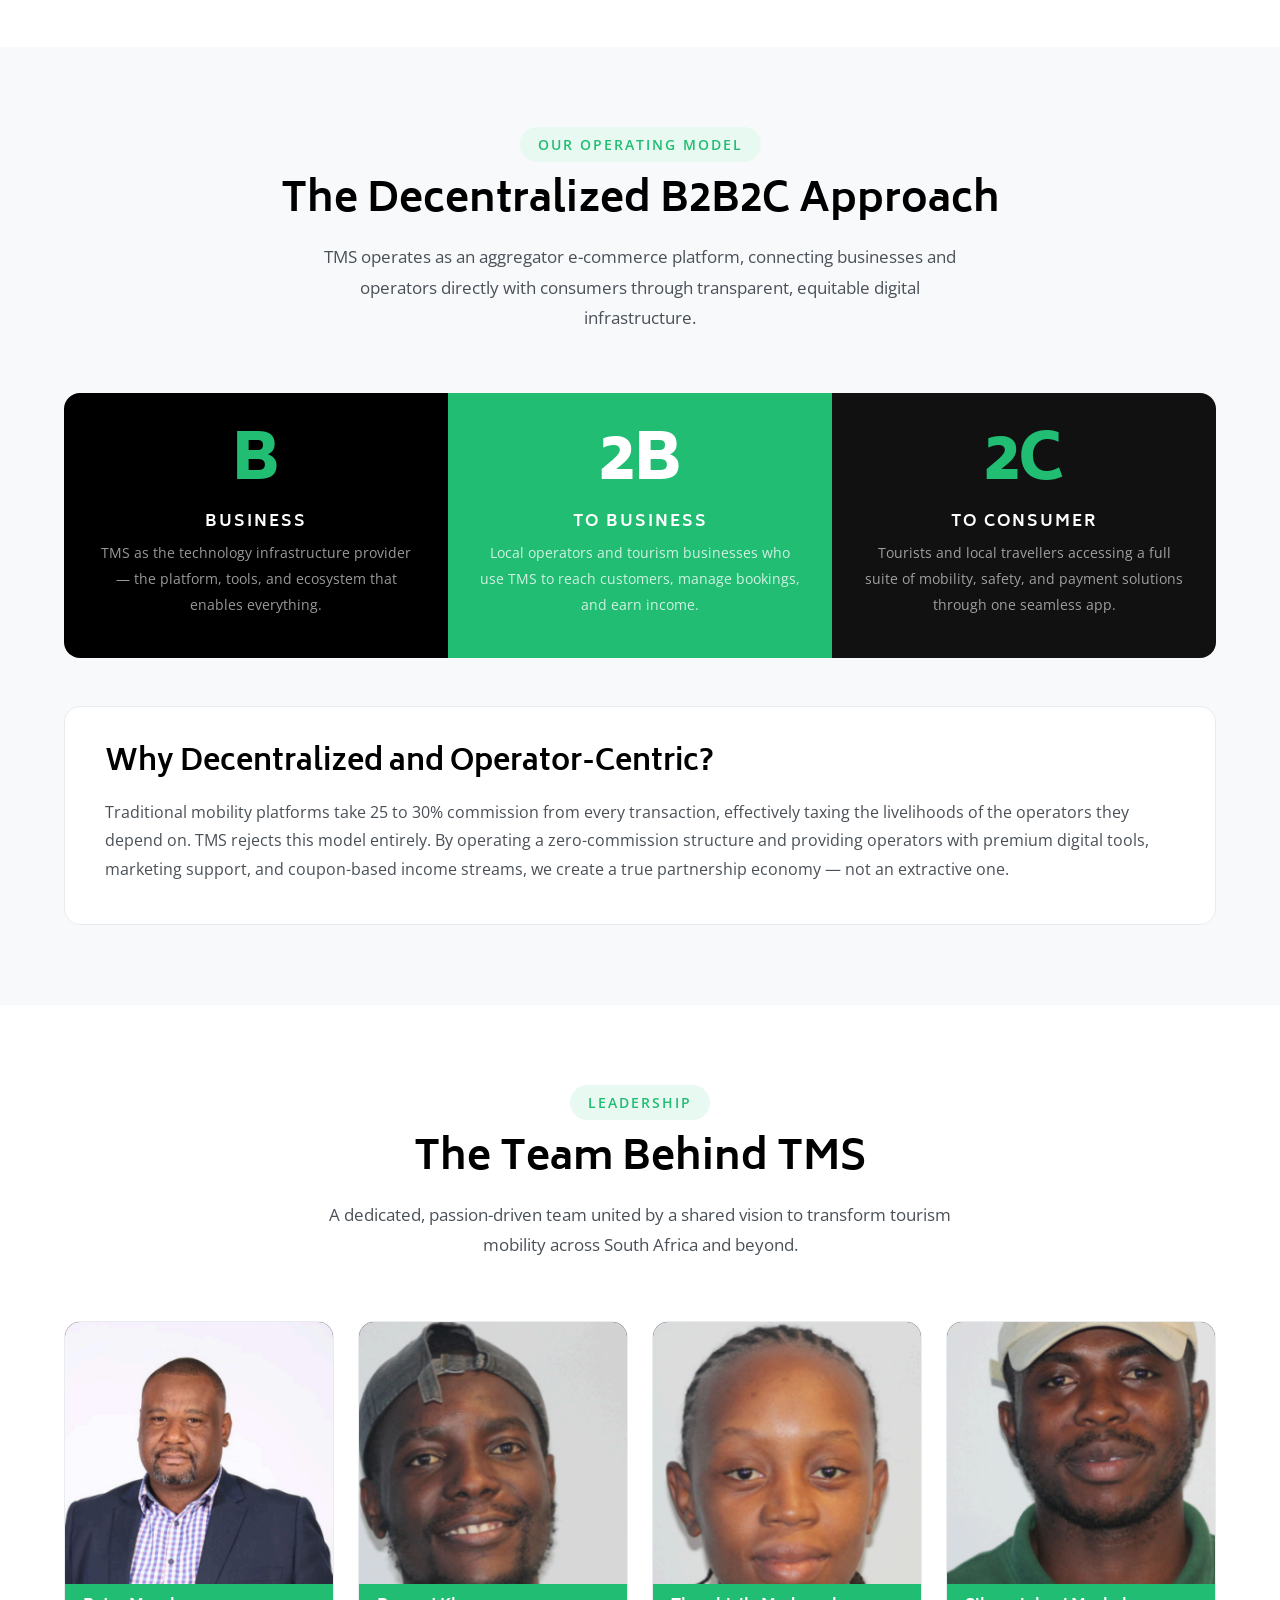
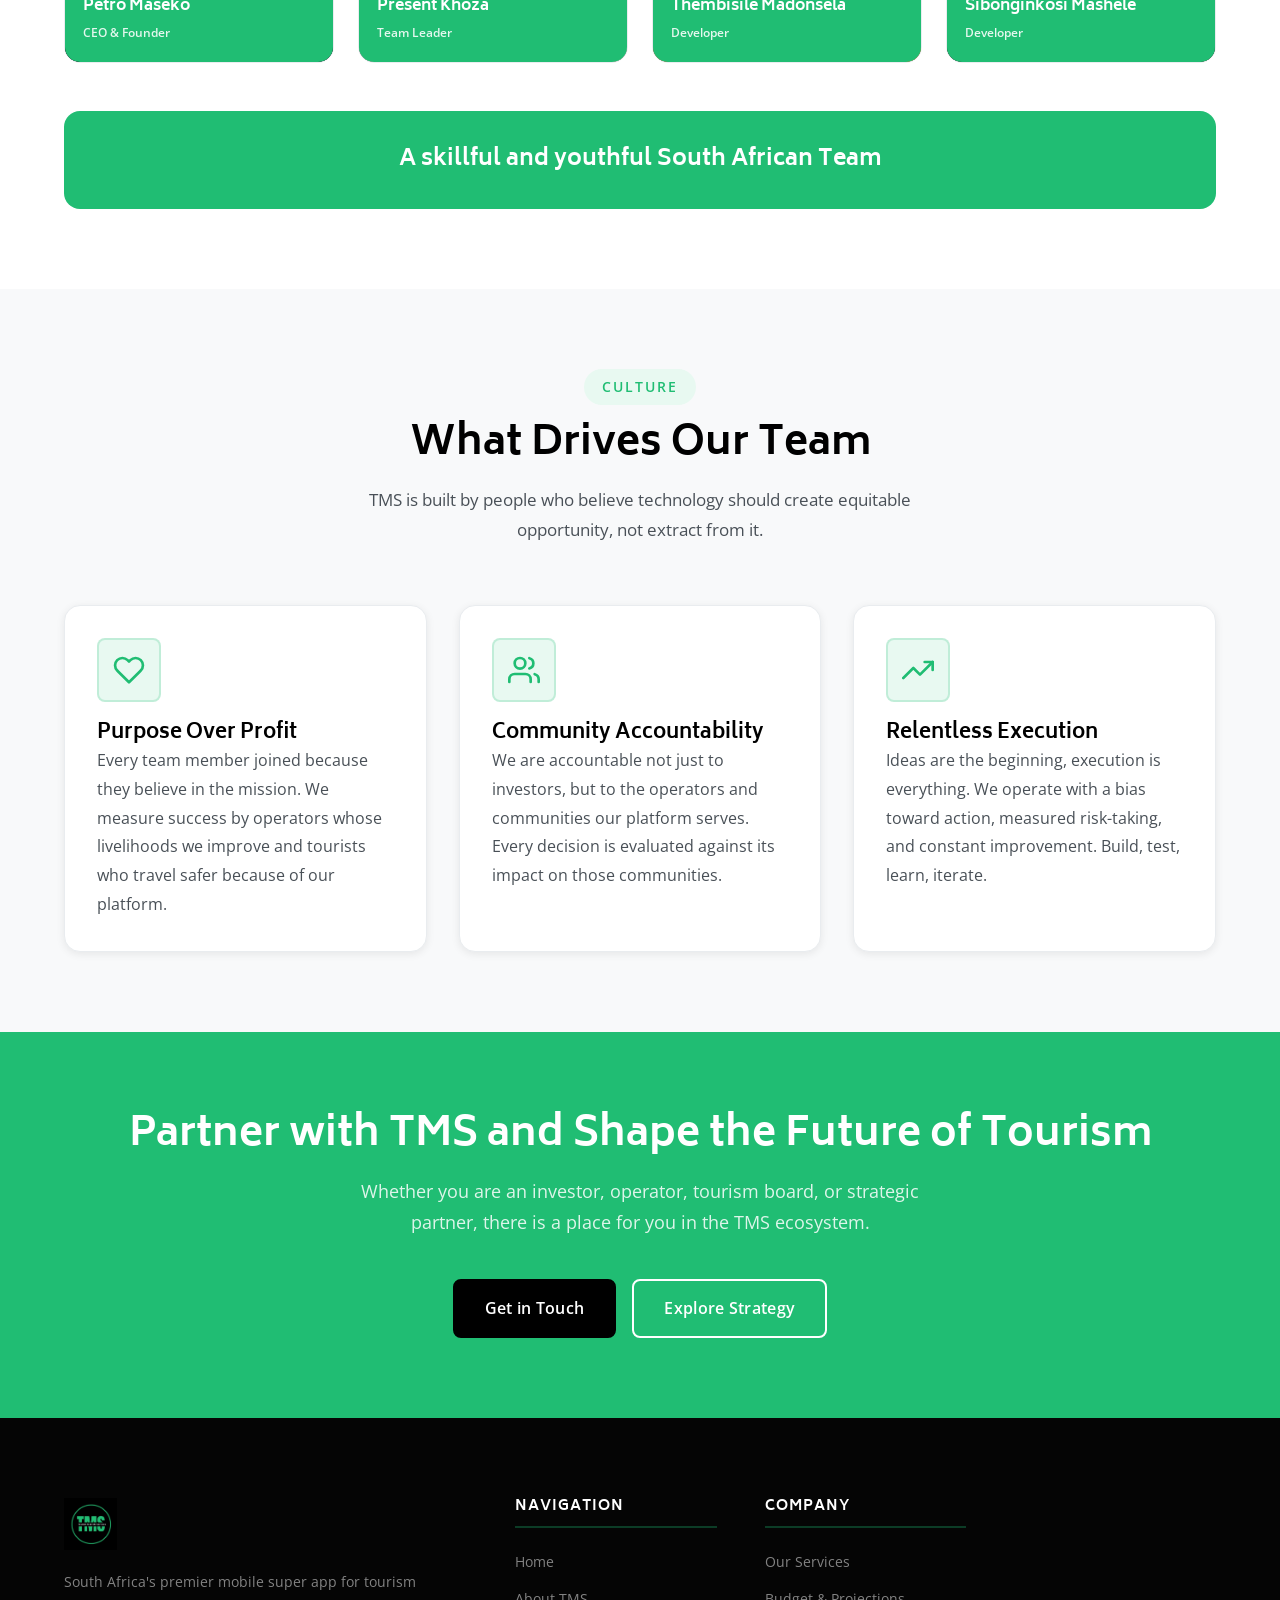
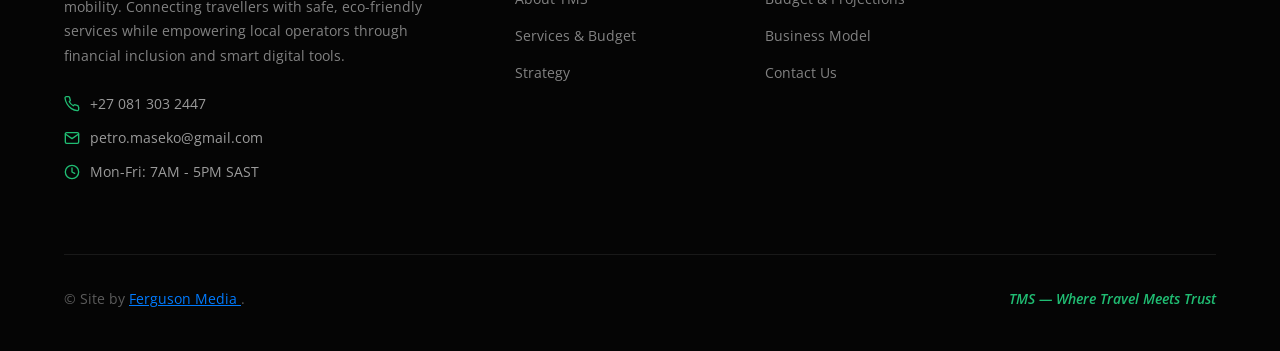
<file: about.html>
<!DOCTYPE html>
<html lang="en">
<head>
  <meta charset="UTF-8" />
  <meta name="viewport" content="width=device-width, initial-scale=1.0" />
  <title>About Us | TMS - Tourism Mobility Services</title>
  <link rel="preconnect" href="https://fonts.googleapis.com" />
  <link rel="preconnect" href="https://fonts.gstatic.com" crossorigin />
  <link href="https://fonts.googleapis.com/css2?family=Biryani:wght@400;600;700;800;900&family=Open+Sans:ital,wght@0,300;0,400;0,600;0,700;1,400&display=swap" rel="stylesheet" />
  <link rel="stylesheet" href="css/style.css" />
  <style>
    .navbar-logo-wrap{display:flex;align-items:center;gap:14px;text-decoration:none;}
    .logo-img-large{display:block;height:70px;width:auto;max-width:220px;object-fit:contain;}
    .logo-slogan-divider{width:1px;height:34px;background:rgba(0,0,0,0.15);flex-shrink:0;}
    .logo-slogan-text{font-family:'Open Sans',sans-serif;font-size:0.72rem;font-weight:700;letter-spacing:1.5px;text-transform:uppercase;color:rgba(20,20,20,0.65);line-height:1.3;white-space:nowrap;}
    @media(max-width:600px){.logo-slogan-divider,.logo-slogan-text{display:none;}.logo-img-large{height:65px;}}
    .about-hero{position:relative;min-height:560px;display:flex;align-items:center;background:url('images/community.jpg') center center/cover no-repeat;padding:140px 0 80px;text-align:center;}
    .about-hero::before{content:'';position:absolute;inset:0;background:linear-gradient(135deg,rgba(0,0,0,0.80) 0%,rgba(0,0,0,0.55) 55%,rgba(32,189,115,0.22) 100%);}
    .about-hero .container{position:relative;z-index:2;}
    .about-hero h1{color:#fff;margin-bottom:16px;}
    .about-hero p{color:rgba(255,255,255,0.80);font-size:1.1rem;max-width:680px;margin:0 auto;}
    .about-hero .label{display:inline-block;background:rgba(32,189,115,0.2);color:var(--green);font-size:0.8rem;font-weight:600;letter-spacing:2px;text-transform:uppercase;padding:6px 16px;border-radius:50px;margin-bottom:16px;border:1px solid rgba(32,189,115,0.4);}
    .vtsd-pill{display:inline-flex;align-items:center;gap:8px;background:rgba(32,189,115,0.18);border:1px solid rgba(32,189,115,0.45);color:#9dffd6;font-family:'Open Sans',sans-serif;font-size:0.78rem;font-weight:600;letter-spacing:1.5px;text-transform:uppercase;padding:7px 18px;border-radius:50px;margin-top:18px;}
    .vtsd-pill span{color:var(--green);}
    .about-intro-new{display:grid;grid-template-columns:300px 1fr;gap:80px;align-items:center;}
    .about-left-col{display:flex;flex-direction:column;align-items:center;}
    .founded-card{width:100%;background:var(--black);border-radius:var(--radius-lg);padding:52px 40px;text-align:center;border:1px solid rgba(32,189,115,0.25);position:relative;overflow:hidden;}
    .founded-card::before{content:'';position:absolute;top:-60px;right:-60px;width:200px;height:200px;background:radial-gradient(circle,rgba(32,189,115,0.18) 0%,transparent 70%);pointer-events:none;}
    .founded-card .year-num{font-family:var(--font-heading);font-weight:900;font-size:5rem;line-height:1;color:var(--green);margin-bottom:10px;position:relative;z-index:1;}
    .founded-card .year-label{font-size:0.85rem;font-weight:700;letter-spacing:3px;text-transform:uppercase;color:rgba(255,255,255,0.5);position:relative;z-index:1;}
    .founded-card .year-sub{margin-top:20px;font-size:0.9rem;color:rgba(255,255,255,0.6);line-height:1.65;position:relative;z-index:1;}
    .vm-section{background:var(--black);padding:100px 0;overflow:hidden;position:relative;}
    .vm-section::before{content:'';position:absolute;inset:0;background-image:linear-gradient(rgba(32,189,115,0.04) 1px,transparent 1px),linear-gradient(90deg,rgba(32,189,115,0.04) 1px,transparent 1px);background-size:60px 60px;pointer-events:none;}
    .vm-glow-left{position:absolute;top:-80px;left:-120px;width:500px;height:500px;background:radial-gradient(circle,rgba(32,189,115,0.14) 0%,transparent 65%);pointer-events:none;}
    .vm-glow-right{position:absolute;bottom:-60px;right:-80px;width:400px;height:400px;background:radial-gradient(circle,rgba(32,189,115,0.09) 0%,transparent 65%);pointer-events:none;}
    .vm-section .section-header{position:relative;z-index:2;margin-bottom:60px;}
    .vm-section .section-header .label{background:rgba(32,189,115,0.15);color:var(--green);border:1px solid rgba(32,189,115,0.3);}
    .vm-section .section-header h2{color:#fff;}
    .vm-section .section-header p{color:rgba(255,255,255,0.5);}
    .vm-cards{display:grid;grid-template-columns:1fr 1fr;gap:28px;position:relative;z-index:2;}
    .vm-new-card{border-radius:var(--radius-lg);padding:56px 48px;position:relative;overflow:hidden;}
    .vm-new-card.vision-card{background:linear-gradient(145deg,#0c1e14 0%,#060606 70%);border:1px solid rgba(32,189,115,0.3);}
    .vm-new-card.mission-card{background:linear-gradient(145deg,#1aaf68 0%,#0e9455 100%);}
    .vm-bg-icon{position:absolute;bottom:-20px;right:-20px;pointer-events:none;}
    .vm-new-card.vision-card .vm-bg-icon{opacity:0.08;}
    .vm-new-card.mission-card .vm-bg-icon{opacity:0.12;}
    .vm-new-card::after{content:'';position:absolute;top:0;left:0;width:100%;height:3px;}
    .vm-new-card.vision-card::after{background:linear-gradient(90deg,var(--green) 0%,transparent 60%);}
    .vm-new-card.mission-card::after{background:linear-gradient(90deg,rgba(255,255,255,0.5) 0%,transparent 60%);}
    .vm-tag{display:inline-flex;align-items:center;gap:8px;font-size:0.75rem;font-weight:700;letter-spacing:3.5px;text-transform:uppercase;margin-bottom:24px;}
    .vm-new-card.vision-card .vm-tag{color:var(--green);}
    .vm-new-card.mission-card .vm-tag{color:rgba(255,255,255,0.7);}
    .vm-tag-dot{width:7px;height:7px;border-radius:50%;background:currentColor;flex-shrink:0;}
    .vm-divider{width:52px;height:3px;border-radius:2px;margin-bottom:28px;}
    .vm-new-card.vision-card .vm-divider{background:var(--green);}
    .vm-new-card.mission-card .vm-divider{background:rgba(255,255,255,0.45);}
    .vm-new-card h2{font-size:clamp(1.6rem,3.2vw,2.2rem);margin-bottom:22px;line-height:1.2;position:relative;z-index:1;color:#fff;}
    .vm-new-card.vision-card p{color:rgba(255,255,255,0.65);font-size:1rem;line-height:1.9;position:relative;z-index:1;}
    .vm-new-card.mission-card p{color:rgba(255,255,255,0.9);font-size:1rem;line-height:1.9;position:relative;z-index:1;}
    .vm-stat-row{display:flex;gap:16px;margin-top:32px;flex-wrap:wrap;position:relative;z-index:1;}
    .vm-stat-pill{padding:10px 20px;border-radius:50px;font-size:0.82rem;font-weight:700;display:flex;align-items:center;gap:7px;}
    .vm-new-card.vision-card .vm-stat-pill{background:rgba(32,189,115,0.12);border:1px solid rgba(32,189,115,0.25);color:var(--green);}
    .vm-new-card.mission-card .vm-stat-pill{background:rgba(255,255,255,0.15);border:1px solid rgba(255,255,255,0.2);color:#fff;}
    .vm-stat-pill svg{width:14px;height:14px;stroke:currentColor;fill:none;stroke-width:2.5;}
    .team-4-grid{display:grid;grid-template-columns:repeat(4,1fr);gap:24px;}
    .team-member-card{border-radius:var(--radius-lg);overflow:hidden;background:var(--white);border:1px solid var(--gray-200);transition:var(--transition);position:relative;}
    .team-member-card:hover{box-shadow:0 20px 60px rgba(0,0,0,0.18);transform:translateY(-8px);border-color:rgba(32,189,115,0.35);}
    .team-member-photo{height:340px;position:relative;overflow:hidden;background:#111;}
    .team-member-photo img{width:100%;height:100%;object-fit:cover;object-position:top center;display:block;transition:transform 0.5s;}
    .team-member-card:hover .team-member-photo img{transform:scale(1.05);}
    .initials-fallback{display:none;position:absolute;inset:0;align-items:center;justify-content:center;font-family:var(--font-heading);font-weight:800;font-size:4rem;color:var(--green);background:linear-gradient(160deg,#1a1a1a 0%,#0d0d0d 100%);}
    .initials-fallback.show{display:flex;}
    .team-name-bar{position:absolute;bottom:0;left:0;right:0;padding:14px 18px 16px;z-index:3;background:var(--green);transition:opacity 0.3s;}
    .team-member-card:hover .team-name-bar{opacity:0;pointer-events:none;}
    .team-name-bar h4{color:#fff;font-size:0.98rem;margin:0 0 2px;}
    .team-name-bar span{color:rgba(255,255,255,0.88);font-size:0.78rem;font-family:var(--font-body);font-weight:600;}
    .team-hover-overlay{position:absolute;inset:0;background:linear-gradient(180deg,rgba(0,0,0,0.15) 0%,rgba(0,0,0,0.9) 100%);display:flex;flex-direction:column;align-items:center;justify-content:center;gap:12px;opacity:0;transition:opacity 0.35s;z-index:4;padding:24px;text-align:center;}
    .team-member-card:hover .team-hover-overlay{opacity:1;}
    .team-hover-name{font-family:var(--font-heading);font-weight:800;font-size:1.08rem;color:#fff;margin:0;}
    .team-hover-role{font-size:0.75rem;font-weight:700;letter-spacing:2.5px;text-transform:uppercase;color:var(--green);margin:0;}
    .team-hover-divider{width:36px;height:2px;background:rgba(32,189,115,0.6);border-radius:2px;}
    .team-linkedin-btn{display:inline-flex;align-items:center;gap:9px;background:#0A66C2;color:#fff;font-family:var(--font-body);font-weight:700;font-size:0.82rem;padding:11px 22px;border-radius:50px;text-decoration:none;transition:background 0.2s,transform 0.2s;margin-top:4px;}
    .team-linkedin-btn:hover{background:#004182;transform:scale(1.04);color:#fff;}
    .team-linkedin-btn svg{width:16px;height:16px;fill:#fff;flex-shrink:0;}
    .team-no-linkedin{font-size:0.78rem;color:rgba(255,255,255,0.4);margin-top:4px;font-style:italic;}
    .team-tagline-bar{margin-top:48px;background:var(--green);border-radius:var(--radius-lg);padding:36px;text-align:center;}
    .team-tagline-bar h3{color:#fff;font-size:1.4rem;margin:0;}
    @media(max-width:1100px){.about-intro-new{grid-template-columns:260px 1fr;gap:48px;}.team-4-grid{grid-template-columns:repeat(2,1fr);}}
    @media(max-width:768px){.about-intro-new{grid-template-columns:1fr;gap:32px;}.vm-cards{grid-template-columns:1fr;}.vm-new-card{padding:40px 28px;}.team-4-grid{grid-template-columns:repeat(2,1fr);}}
    @media(max-width:480px){.team-4-grid{grid-template-columns:1fr;}}
    .sidebar-overlay{position:fixed;inset:0;background:rgba(0,0,0,0.55);backdrop-filter:blur(2px);z-index:1998;opacity:0;pointer-events:none;transition:opacity 0.35s;}
    .sidebar-overlay.open{opacity:1;pointer-events:all;}
    .sidebar{position:fixed;top:0;right:0;width:300px;height:100vh;background:#0a0a0a;z-index:1999;display:flex;flex-direction:column;transform:translateX(100%);transition:transform 0.38s cubic-bezier(0.4,0,0.2,1);overflow-y:auto;}
    .sidebar.open{transform:translateX(0);}
    .sidebar-header{display:flex;align-items:center;justify-content:space-between;padding:20px 24px;border-bottom:1px solid rgba(255,255,255,0.08);}
    .sidebar-logo{height:44px;width:auto;object-fit:contain;}
    .sidebar-close{background:none;border:none;cursor:pointer;padding:6px;display:flex;align-items:center;justify-content:center;color:rgba(255,255,255,0.7);border-radius:8px;transition:background 0.2s;}
    .sidebar-close:hover{background:rgba(255,255,255,0.08);color:#fff;}
    .sidebar-close svg{width:22px;height:22px;stroke:currentColor;fill:none;stroke-width:2;stroke-linecap:round;}
    .sidebar-nav{flex:1;padding:24px 16px;display:flex;flex-direction:column;gap:4px;}
    .sidebar-nav a{display:flex;align-items:center;gap:12px;font-family:'Open Sans',sans-serif;font-weight:600;font-size:0.95rem;color:rgba(255,255,255,0.75);padding:12px 16px;border-radius:10px;text-decoration:none;transition:all 0.2s;}
    .sidebar-nav a:hover,.sidebar-nav a.active{background:rgba(32,189,115,0.12);color:#20BD73;}
    .sidebar-nav a .nav-dot{width:6px;height:6px;border-radius:50%;background:rgba(255,255,255,0.2);flex-shrink:0;transition:background 0.2s;}
    .sidebar-nav a:hover .nav-dot,.sidebar-nav a.active .nav-dot{background:#20BD73;}
    .sidebar-divider{height:1px;background:rgba(255,255,255,0.07);margin:8px 16px;}
    .sidebar-footer{padding:20px 24px;border-top:1px solid rgba(255,255,255,0.08);}
    .sidebar-footer a{display:block;background:#20BD73;color:#fff;text-align:center;font-family:'Open Sans',sans-serif;font-weight:600;font-size:0.95rem;padding:14px 24px;border-radius:10px;text-decoration:none;transition:background 0.2s;}
    .sidebar-footer a:hover{background:#18a562;}
    .sidebar-tagline{text-align:center;font-size:0.72rem;color:rgba(255,255,255,0.25);margin-top:16px;font-family:'Open Sans',sans-serif;letter-spacing:1px;text-transform:uppercase;}
    .nav-toggle{display:none;} .nav-links{display:flex!important;}
    @media(max-width:768px){.nav-toggle{display:flex!important;}.nav-links{display:none!important;}}
  </style>
</head>
<body>
  <div id="loader-wrapper"><span class="loader"></span></div>
  <div class="sidebar-overlay" id="sidebarOverlay"></div>
  <aside class="sidebar" id="sidebar">
    <div class="sidebar-header">
      <img src="images/black-logo.png" alt="TMS Logo" class="sidebar-logo" onerror="this.style.display='none';" />
      <button class="sidebar-close" id="sidebarClose" aria-label="Close menu">
        <svg viewBox="0 0 24 24"><line x1="18" y1="6" x2="6" y2="18"/><line x1="6" y1="6" x2="18" y2="18"/></svg>
      </button>
    </div>
    <nav class="sidebar-nav">
      <a href="index.html"><span class="nav-dot"></span>Home</a>
      <a href="about.html" class="active"><span class="nav-dot"></span>About</a>
      <a href="platform.html"><span class="nav-dot"></span>Services &amp; Budget</a>
      <a href="strategy.html"><span class="nav-dot"></span>Strategy</a>
      <div class="sidebar-divider"></div>
    </nav>
    <div class="sidebar-footer">
      <a href="contact.html">Contact Us</a>
      <p class="sidebar-tagline">Where Travel Meets Trust</p>
    </div>
  </aside>

  <nav class="navbar white-bg" id="navbar">
    <div class="container">
      <div class="navbar-inner">
        <a href="index.html" class="navbar-logo-wrap">
          <img src="images/white-logo.png" alt="TMS" class="logo-img-large" onerror="this.style.outline='2px dashed rgba(32,189,115,0.5)';this.style.padding='4px 12px';this.style.borderRadius='6px';" />
          <div class="logo-slogan-divider"></div>
          <span class="logo-slogan-text">Where Travel<br>Meets Trust</span>
        </a>
        <ul class="nav-links" id="navLinks">
          <li><a href="index.html">Home</a></li>
          <li><a href="about.html" class="active">About</a></li>
          <li><a href="platform.html">Services &amp; Budget</a></li>
          <li><a href="strategy.html">Strategy</a></li>
          <li><a href="contact.html" class="btn-nav">Contact Us</a></li>
        </ul>
        <button class="nav-toggle" id="navToggle" aria-label="Open navigation" aria-expanded="false"><span></span><span></span><span></span></button>
      </div>
    </div>
  </nav>

  <div class="breadcrumb"><div class="container"><div class="breadcrumb-inner"><a href="index.html">Home</a><span class="breadcrumb-sep">/</span><span>About Us</span></div></div></div>

  <div class="about-hero">
    <div class="container">
      <div class="label">Our Story</div>
      <h1>About Tourism Mobility Services</h1>
      <p>From a vision born during a global pandemic to a transformative platform shaping the future of tourism mobility in South Africa and beyond — inclusive of every community.</p>
      <div class="vtsd-pill">✦ Proudly serving VFR &amp; VTSD tourism &nbsp;·&nbsp; <span>Villages · Townships · Small Dorpies</span></div>
    </div>
  </div>

  <section class="section">
    <div class="container">
      <div class="about-intro-new">
        <div class="about-left-col">
          <div class="founded-card">
            <div class="year-num">2020</div>
            <div class="year-label">Year Founded</div>
            <p class="year-sub">Born from resilience during the COVID-19 pandemic, TMS set out to solve what the industry had ignored for too long.</p>
          </div>
        </div>
        <div class="about-content">
          <div class="label" style="display:inline-block;background:var(--green-light);color:var(--green);font-size:0.8rem;font-weight:600;letter-spacing:2px;text-transform:uppercase;padding:6px 18px;border-radius:50px;margin-bottom:16px;">Company Overview</div>
          <h2>A Platform Built for Africa's Tourism Future</h2>
          <p>Tourism Mobility Services (TMS) is a South African-based mobile super app designed to digitize and democratize tourism mobility. We consolidate ride-hailing, deliveries, professional concierge, fintech tools, and integrated safety into a single, user-friendly platform.</p>
          <p>TMS bridges the gap between tourists seeking seamless, safe, and eco-conscious travel experiences and local operators in need of financial inclusion and income opportunities. Our platform is built on the belief that technology should empower communities, not extract from them.</p>
          <p>Operating on a decentralized, operator-centric B2B2C model, TMS gives local entrepreneurs the digital infrastructure they need to compete, earn, and grow — from urban centres to villages, townships, and small dorpies.</p>
          <div class="about-history">
            <h5>Our Origin Story</h5>
            <p>TMS grew from Petro Shuttle, a shuttle service founded by Petro Maseko that demonstrated the urgent need for consolidated, safe, and technologically-enabled tourism mobility solutions during the COVID-19 pandemic.</p>
          </div>
        </div>
      </div>
    </div>
  </section>

  <section class="vm-section">
    <div class="vm-glow-left"></div><div class="vm-glow-right"></div>
    <div class="container">
      <div class="section-header">
        <div class="label">Direction &amp; Purpose</div>
        <h2>Vision &amp; Mission</h2>
        <p>Two commitments that anchor every decision we make.</p>
      </div>
      <div class="vm-cards">
        <div class="vm-new-card vision-card">
          <svg class="vm-bg-icon" width="260" height="260" viewBox="0 0 24 24" fill="none" stroke="#20BD73" stroke-width="0.6"><circle cx="12" cy="12" r="10"/><circle cx="12" cy="12" r="3"/><line x1="12" y1="2" x2="12" y2="4"/><line x1="12" y1="20" x2="12" y2="22"/><line x1="2" y1="12" x2="4" y2="12"/><line x1="20" y1="12" x2="22" y2="12"/></svg>
          <div class="vm-tag"><span class="vm-tag-dot"></span>Our Vision</div>
          <div class="vm-divider"></div>
          <h2>Revolutionizing Global Tourism Mobility</h2>
          <p>To revolutionize global tourism mobility via a unified platform that transforms exploration into seamless, safe, and economically enriching experiences. A world where every traveller — regardless of origin or budget — has access to safe, connected, and sustainable mobility solutions.</p>
          <div class="vm-stat-row">
            <div class="vm-stat-pill"><svg viewBox="0 0 24 24"><path d="M3 9l9-7 9 7v11a2 2 0 0 1-2 2H5a2 2 0 0 1-2-2z" stroke-linecap="round" stroke-linejoin="round"/></svg>Africa-wide reach</div>
            <div class="vm-stat-pill"><svg viewBox="0 0 24 24"><polyline points="22 12 18 12 15 21 9 3 6 12 2 12" stroke-linecap="round" stroke-linejoin="round"/></svg>Zero-commission</div>
          </div>
        </div>
        <div class="vm-new-card mission-card">
          <svg class="vm-bg-icon" width="260" height="260" viewBox="0 0 24 24" fill="none" stroke="rgba(255,255,255,0.8)" stroke-width="0.6"><path d="M12 22s8-4 8-10V5l-8-3-8 3v7c0 6 8 10 8 10z"/></svg>
          <div class="vm-tag"><span class="vm-tag-dot"></span>Our Mission</div>
          <div class="vm-divider"></div>
          <h2>Digitize and Democratize</h2>
          <p>To digitize and democratize tourism mobility by connecting travellers with safe, eco-friendly services while empowering local operators through financial inclusion and smart digital tools, ensuring no operator is left behind in the digital economy.</p>
          <div class="vm-stat-row">
            <div class="vm-stat-pill"><svg viewBox="0 0 24 24"><path d="M17 21v-2a4 4 0 0 0-4-4H5a4 4 0 0 0-4 4v2" stroke-linecap="round" stroke-linejoin="round"/><circle cx="9" cy="7" r="4"/></svg>Operator-first</div>
            <div class="vm-stat-pill"><svg viewBox="0 0 24 24"><rect x="2" y="7" width="20" height="14" rx="2" ry="2" stroke-linecap="round" stroke-linejoin="round"/><path d="M16 21V5a2 2 0 0 0-2-2h-4a2 2 0 0 0-2 2v16" stroke-linecap="round" stroke-linejoin="round"/></svg>Fintech-enabled</div>
          </div>
        </div>
      </div>
    </div>
  </section>

  <section class="section">
    <div class="container">
      <div class="section-header"><div class="label">What We Stand For</div><h2>Our Core Brand Values</h2><p>Operational commitments embedded into every feature, partnership, and decision we make.</p></div>
      <div class="values-grid">
        <div class="value-card"><div class="value-number">01</div><h4>Innovation</h4><p>We push the boundaries of what a tourism platform can be, from multi-modal transport to fintech integration.</p></div>
        <div class="value-card"><div class="value-number">02</div><h4>Inclusivity</h4><p>TMS is designed for everyone. Our zero-commission model ensures every operator has an equitable opportunity.</p></div>
        <div class="value-card"><div class="value-number">03</div><h4>Reliability</h4><p>From payment processing to emergency response integration, travellers and operators trust TMS to deliver.</p></div>
        <div class="value-card"><div class="value-number">04</div><h4>Safety-First</h4><p>Through our Namola panic button integration and vetted operator network, safety is the foundation of every feature.</p></div>
        <div class="value-card"><div class="value-number">05</div><h4>Human-Centered Design</h4><p>Every interface decision and service offering is evaluated through the lens of how it serves real people in real situations.</p></div>
        <div class="value-card"><div class="value-number">06</div><h4>Economic Empowerment</h4><p>Financial inclusion is not a feature, it is our purpose. TMS creates tangible income opportunities for local communities.</p></div>
      </div>
    </div>
  </section>

  <section class="section bg-gray">
    <div class="container">
      <div class="section-header"><div class="label">Our Operating Model</div><h2>The Decentralized B2B2C Approach</h2><p>TMS operates as an aggregator e-commerce platform, connecting businesses and operators directly with consumers through transparent, equitable digital infrastructure.</p></div>
      <div class="model-explain">
        <div class="model-col"><div class="model-letter">B</div><h3>Business</h3><p style="color:rgba(255,255,255,0.6);font-size:0.9rem;">TMS as the technology infrastructure provider — the platform, tools, and ecosystem that enables everything.</p></div>
        <div class="model-col"><div class="model-letter">2B</div><h3>To Business</h3><p style="color:rgba(255,255,255,0.8);font-size:0.9rem;">Local operators and tourism businesses who use TMS to reach customers, manage bookings, and earn income.</p></div>
        <div class="model-col"><div class="model-letter">2C</div><h3>To Consumer</h3><p style="color:rgba(255,255,255,0.6);font-size:0.9rem;">Tourists and local travellers accessing a full suite of mobility, safety, and payment solutions through one seamless app.</p></div>
      </div>
      <div style="margin-top:48px;padding:40px;background:var(--white);border-radius:var(--radius-lg);border:1px solid var(--gray-200);">
        <h3 style="margin-bottom:16px;">Why Decentralized and Operator-Centric?</h3>
        <p>Traditional mobility platforms take 25 to 30% commission from every transaction, effectively taxing the livelihoods of the operators they depend on. TMS rejects this model entirely. By operating a zero-commission structure and providing operators with premium digital tools, marketing support, and coupon-based income streams, we create a true partnership economy — not an extractive one.</p>
      </div>
    </div>
  </section>

  <section class="section" id="team">
    <div class="container">
      <div class="section-header"><div class="label">Leadership</div><h2>The Team Behind TMS</h2><p>A dedicated, passion-driven team united by a shared vision to transform tourism mobility across South Africa and beyond.</p></div>
      <div class="team-4-grid">
        <div class="team-member-card">
          <div class="team-member-photo">
            <img src="images/petro.png" alt="Petro Maseko" onerror="this.style.display='none';this.nextElementSibling.classList.add('show');" />
            <div class="initials-fallback">PM</div>
            <div class="team-name-bar"><h4>Petro Maseko</h4><span>CEO &amp; Founder</span></div>
            <div class="team-hover-overlay">
              <p class="team-hover-name">Petro Maseko</p><p class="team-hover-role">CEO &amp; Founder</p>
              <div class="team-hover-divider"></div>
              <a class="team-linkedin-btn" href="https://www.linkedin.com/in/petro-maseko-a20351224/?originalSubdomain=za" target="_blank" rel="noopener noreferrer">
                <svg xmlns="http://www.w3.org/2000/svg" viewBox="0 0 24 24"><path d="M20.447 20.452H17.01v-5.569c0-1.328-.025-3.037-1.852-3.037-1.853 0-2.136 1.445-2.136 2.939v5.667H9.584V9h3.308v1.561h.046c.46-.869 1.586-1.784 3.265-1.784 3.492 0 4.136 2.299 4.136 5.291v6.384zM5.337 7.433a1.92 1.92 0 1 1 0-3.84 1.92 1.92 0 0 1 0 3.84zm1.677 13.019H3.66V9h3.354v11.452zM22.225 0H1.771C.792 0 0 .774 0 1.729v20.542C0 23.226.792 24 1.771 24h20.451C23.2 24 24 23.226 24 22.271V1.729C24 .774 23.2 0 22.222 0h.003z"/></svg>
                Connect on LinkedIn
              </a>
            </div>
          </div>
        </div>
        <div class="team-member-card">
          <div class="team-member-photo">
            <img src="images/present.png" alt="Present Khoza" onerror="this.style.display='none';this.nextElementSibling.classList.add('show');" />
            <div class="initials-fallback">PK</div>
            <div class="team-name-bar"><h4>Present Khoza</h4><span>Team Leader</span></div>
            <div class="team-hover-overlay">
              <p class="team-hover-name">Present Khoza</p><p class="team-hover-role">Team Leader</p>
              <div class="team-hover-divider"></div>
              <a class="team-linkedin-btn" href="https://www.linkedin.com/in/present-khoza-66b7281ba/?originalSubdomain=za" target="_blank" rel="noopener noreferrer">
                <svg xmlns="http://www.w3.org/2000/svg" viewBox="0 0 24 24"><path d="M20.447 20.452H17.01v-5.569c0-1.328-.025-3.037-1.852-3.037-1.853 0-2.136 1.445-2.136 2.939v5.667H9.584V9h3.308v1.561h.046c.46-.869 1.586-1.784 3.265-1.784 3.492 0 4.136 2.299 4.136 5.291v6.384zM5.337 7.433a1.92 1.92 0 1 1 0-3.84 1.92 1.92 0 0 1 0 3.84zm1.677 13.019H3.66V9h3.354v11.452zM22.225 0H1.771C.792 0 0 .774 0 1.729v20.542C0 23.226.792 24 1.771 24h20.451C23.2 24 24 23.226 24 22.271V1.729C24 .774 23.2 0 22.222 0h.003z"/></svg>
                Connect on LinkedIn
              </a>
            </div>
          </div>
        </div>
        <div class="team-member-card">
          <div class="team-member-photo">
            <img src="images/thembisile.png" alt="Thembisile Madonsela" onerror="this.style.display='none';this.nextElementSibling.classList.add('show');" />
            <div class="initials-fallback">TM</div>
            <div class="team-name-bar"><h4>Thembisile Madonsela</h4><span>Developer</span></div>
            <div class="team-hover-overlay">
              <p class="team-hover-name">Thembisile Madonsela</p><p class="team-hover-role">Developer</p>
              <div class="team-hover-divider"></div>
              <span class="team-no-linkedin">LinkedIn profile not available</span>
            </div>
          </div>
        </div>
        <div class="team-member-card">
          <div class="team-member-photo">
            <img src="images/sibonginkosi.png" alt="Sibonginkosi Mashele" onerror="this.style.display='none';this.nextElementSibling.classList.add('show');" />
            <div class="initials-fallback">SM</div>
            <div class="team-name-bar"><h4>Sibonginkosi Mashele</h4><span>Developer</span></div>
            <div class="team-hover-overlay">
              <p class="team-hover-name">Sibonginkosi Mashele</p><p class="team-hover-role">Developer</p>
              <div class="team-hover-divider"></div>
              <a class="team-linkedin-btn" href="https://www.linkedin.com/in/sibonginkosi-mashele-583209222/" target="_blank" rel="noopener noreferrer">
                <svg xmlns="http://www.w3.org/2000/svg" viewBox="0 0 24 24"><path d="M20.447 20.452H17.01v-5.569c0-1.328-.025-3.037-1.852-3.037-1.853 0-2.136 1.445-2.136 2.939v5.667H9.584V9h3.308v1.561h.046c.46-.869 1.586-1.784 3.265-1.784 3.492 0 4.136 2.299 4.136 5.291v6.384zM5.337 7.433a1.92 1.92 0 1 1 0-3.84 1.92 1.92 0 0 1 0 3.84zm1.677 13.019H3.66V9h3.354v11.452zM22.225 0H1.771C.792 0 0 .774 0 1.729v20.542C0 23.226.792 24 1.771 24h20.451C23.2 24 24 23.226 24 22.271V1.729C24 .774 23.2 0 22.222 0h.003z"/></svg>
                Connect on LinkedIn
              </a>
            </div>
          </div>
        </div>
      </div>
      <div class="team-tagline-bar"><h3>A skillful and youthful South African Team</h3></div>
    </div>
  </section>

  <section class="section bg-gray">
    <div class="container">
      <div class="section-header"><div class="label">Culture</div><h2>What Drives Our Team</h2><p>TMS is built by people who believe technology should create equitable opportunity, not extract from it.</p></div>
      <div class="grid-3">
        <div class="card"><div class="card-icon"><svg viewBox="0 0 24 24" fill="none" stroke="#20BD73" stroke-width="2" style="width:32px;height:32px;"><path d="M20.84 4.61a5.5 5.5 0 0 0-7.78 0L12 5.67l-1.06-1.06a5.5 5.5 0 0 0-7.78 7.78l1.06 1.06L12 21.23l7.78-7.78 1.06-1.06a5.5 5.5 0 0 0 0-7.78z" stroke-linecap="round" stroke-linejoin="round"/></svg></div><h4>Purpose Over Profit</h4><p>Every team member joined because they believe in the mission. We measure success by operators whose livelihoods we improve and tourists who travel safer because of our platform.</p></div>
        <div class="card"><div class="card-icon"><svg viewBox="0 0 24 24" fill="none" stroke="#20BD73" stroke-width="2" style="width:32px;height:32px;"><path d="M17 21v-2a4 4 0 0 0-4-4H5a4 4 0 0 0-4 4v2" stroke-linecap="round" stroke-linejoin="round"/><circle cx="9" cy="7" r="4" stroke-linecap="round"/><path d="M23 21v-2a4 4 0 0 0-3-3.87M16 3.13a4 4 0 0 1 0 7.75" stroke-linecap="round" stroke-linejoin="round"/></svg></div><h4>Community Accountability</h4><p>We are accountable not just to investors, but to the operators and communities our platform serves. Every decision is evaluated against its impact on those communities.</p></div>
        <div class="card"><div class="card-icon"><svg viewBox="0 0 24 24" fill="none" stroke="#20BD73" stroke-width="2" style="width:32px;height:32px;"><polyline points="23 6 13.5 15.5 8.5 10.5 1 18" stroke-linecap="round" stroke-linejoin="round"/><polyline points="17 6 23 6 23 12" stroke-linecap="round" stroke-linejoin="round"/></svg></div><h4>Relentless Execution</h4><p>Ideas are the beginning, execution is everything. We operate with a bias toward action, measured risk-taking, and constant improvement. Build, test, learn, iterate.</p></div>
      </div>
    </div>
  </section>

  <section class="cta-section">
    <div class="container">
      <h2>Partner with TMS and Shape the Future of Tourism</h2>
      <p>Whether you are an investor, operator, tourism board, or strategic partner, there is a place for you in the TMS ecosystem.</p>
      <div style="display:flex;gap:16px;justify-content:center;flex-wrap:wrap;">
        <a href="contact.html" class="btn btn-dark btn-lg">Get in Touch</a>
        <a href="strategy.html" class="btn btn-outline btn-lg">Explore Strategy</a>
      </div>
    </div>
  </section>

<footer class="footer">
  <div class="container">
    <div class="footer-grid">
      <div class="footer-brand">
        <img src="images/black-logo.png" alt="TMS" style="height:52px;width:auto;object-fit:contain;display:block;margin-bottom:20px;" onerror="this.style.display='none';" />
        <p>South Africa's premier mobile super app for tourism mobility. Connecting travellers with safe, eco-friendly services while empowering local operators through financial inclusion and smart digital tools.</p>
        <div>
          <div class="footer-contact-item">
            <svg viewBox="0 0 24 24" fill="none" stroke="currentColor" stroke-width="2"><path d="M22 16.92v3a2 2 0 0 1-2.18 2 19.79 19.79 0 0 1-8.63-3.07A19.5 19.5 0 0 1 4.69 12 19.79 19.79 0 0 1 1.61 3.36 2 2 0 0 1 3.6 1h3a2 2 0 0 1 2 1.72 12.84 12.84 0 0 0 .7 2.81 2 2 0 0 1-.45 2.11L7.91 8.6a16 16 0 0 0 6 6l.92-.92a2 2 0 0 1 2.11-.45 12.84 12.84 0 0 0 2.81.7A2 2 0 0 1 21.44 16z" stroke-linecap="round" stroke-linejoin="round"/></svg>
            <a href="tel:+27081303244">+27 081 303 2447</a>
          </div>
          <div class="footer-contact-item">
            <svg viewBox="0 0 24 24" fill="none" stroke="currentColor" stroke-width="2"><path d="M4 4h16c1.1 0 2 .9 2 2v12c0 1.1-.9 2-2 2H4c-1.1 0-2-.9-2-2V6c0-1.1.9-2 2-2z" stroke-linecap="round" stroke-linejoin="round"/><polyline points="22,6 12,13 2,6" stroke-linecap="round" stroke-linejoin="round"/></svg>
            <a href="mailto:petro.maseko@gmail.com">petro.maseko@gmail.com</a>
          </div>
          <div class="footer-contact-item">
            <svg viewBox="0 0 24 24" fill="none" stroke="currentColor" stroke-width="2"><circle cx="12" cy="12" r="10" stroke-linecap="round"/><polyline points="12 6 12 12 16 14" stroke-linecap="round" stroke-linejoin="round"/></svg>
            <span>Mon-Fri: 7AM - 5PM SAST</span>
          </div>
        </div>
      </div>

      <div class="footer-col">
        <h5>Navigation</h5>
        <ul class="footer-links">
          <li><a href="index.html">Home</a></li>
          <li><a href="about.html">About TMS</a></li>
          <li><a href="platform.html">Services &amp; Budget</a></li>
          <li><a href="strategy.html">Strategy</a></li>
        </ul>
      </div>

      <div class="footer-col">
        <h5>Company</h5>
        <ul class="footer-links">
          <li><a href="platform.html">Our Services</a></li>
          <li><a href="platform.html#budget">Budget &amp; Projections</a></li>
          <li><a href="strategy.html">Business Model</a></li>
          <li><a href="contact.html">Contact Us</a></li>
        </ul>
      </div>
    </div>

    <div class="footer-bottom">
      <p>
        &copy;  Site by 
        <a href="https://fergusonmedia.co.za" target="_blank" style="color:#007bff;text-decoration:underline;">
          Ferguson Media
        </a>.
      </p>

      <p class="tagline">TMS — Where Travel Meets Trust</p>
    </div>
  </div>
</footer>

  <script src="js/script.js"></script>
  <script>
    var sidebar=document.getElementById('sidebar'),sidebarOverlay=document.getElementById('sidebarOverlay'),navToggle=document.getElementById('navToggle'),sidebarClose=document.getElementById('sidebarClose');
    function openSidebar(){sidebar.classList.add('open');sidebarOverlay.classList.add('open');document.body.style.overflow='hidden';}
    function closeSidebar(){sidebar.classList.remove('open');sidebarOverlay.classList.remove('open');document.body.style.overflow='';}
    navToggle.addEventListener('click',function(){sidebar.classList.contains('open')?closeSidebar():openSidebar();});
    sidebarClose.addEventListener('click',closeSidebar); sidebarOverlay.addEventListener('click',closeSidebar);
    document.addEventListener('keydown',function(e){if(e.key==='Escape')closeSidebar();});
  </script>
</body>
</html>
</file>
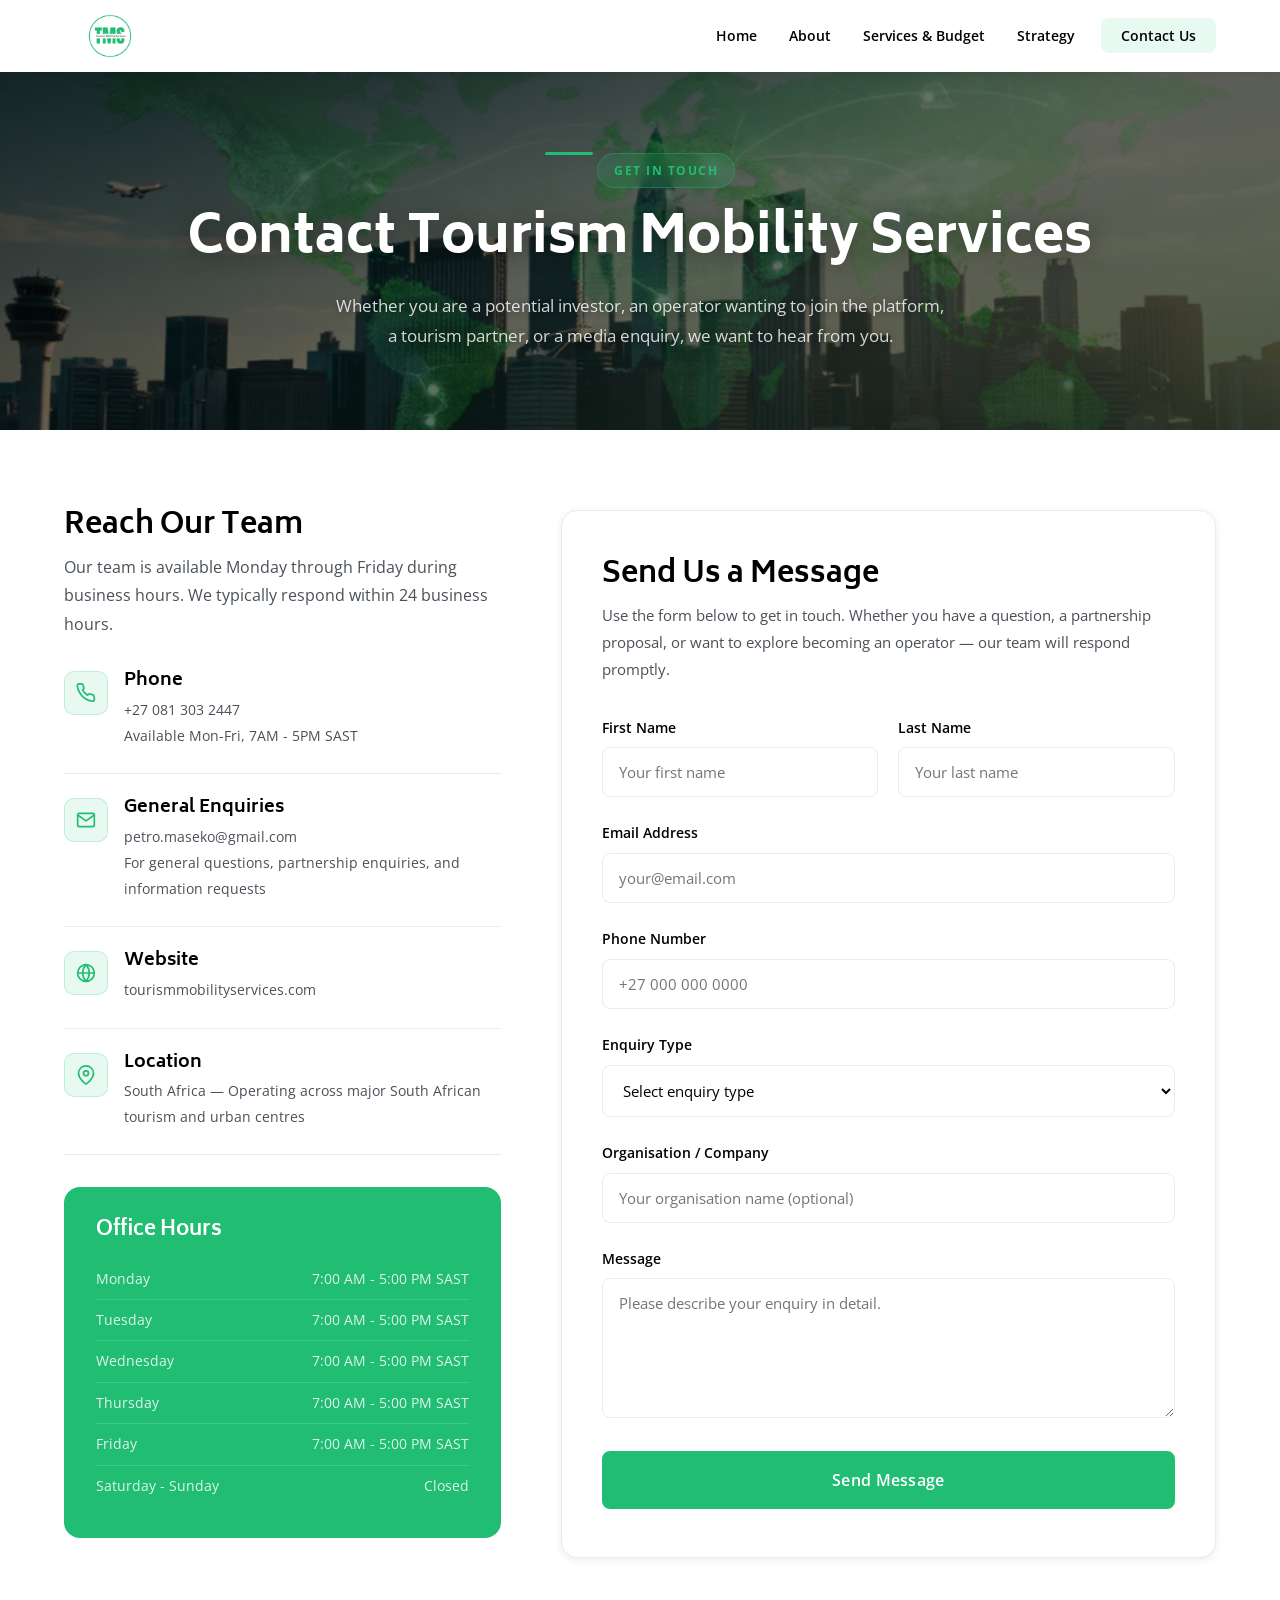
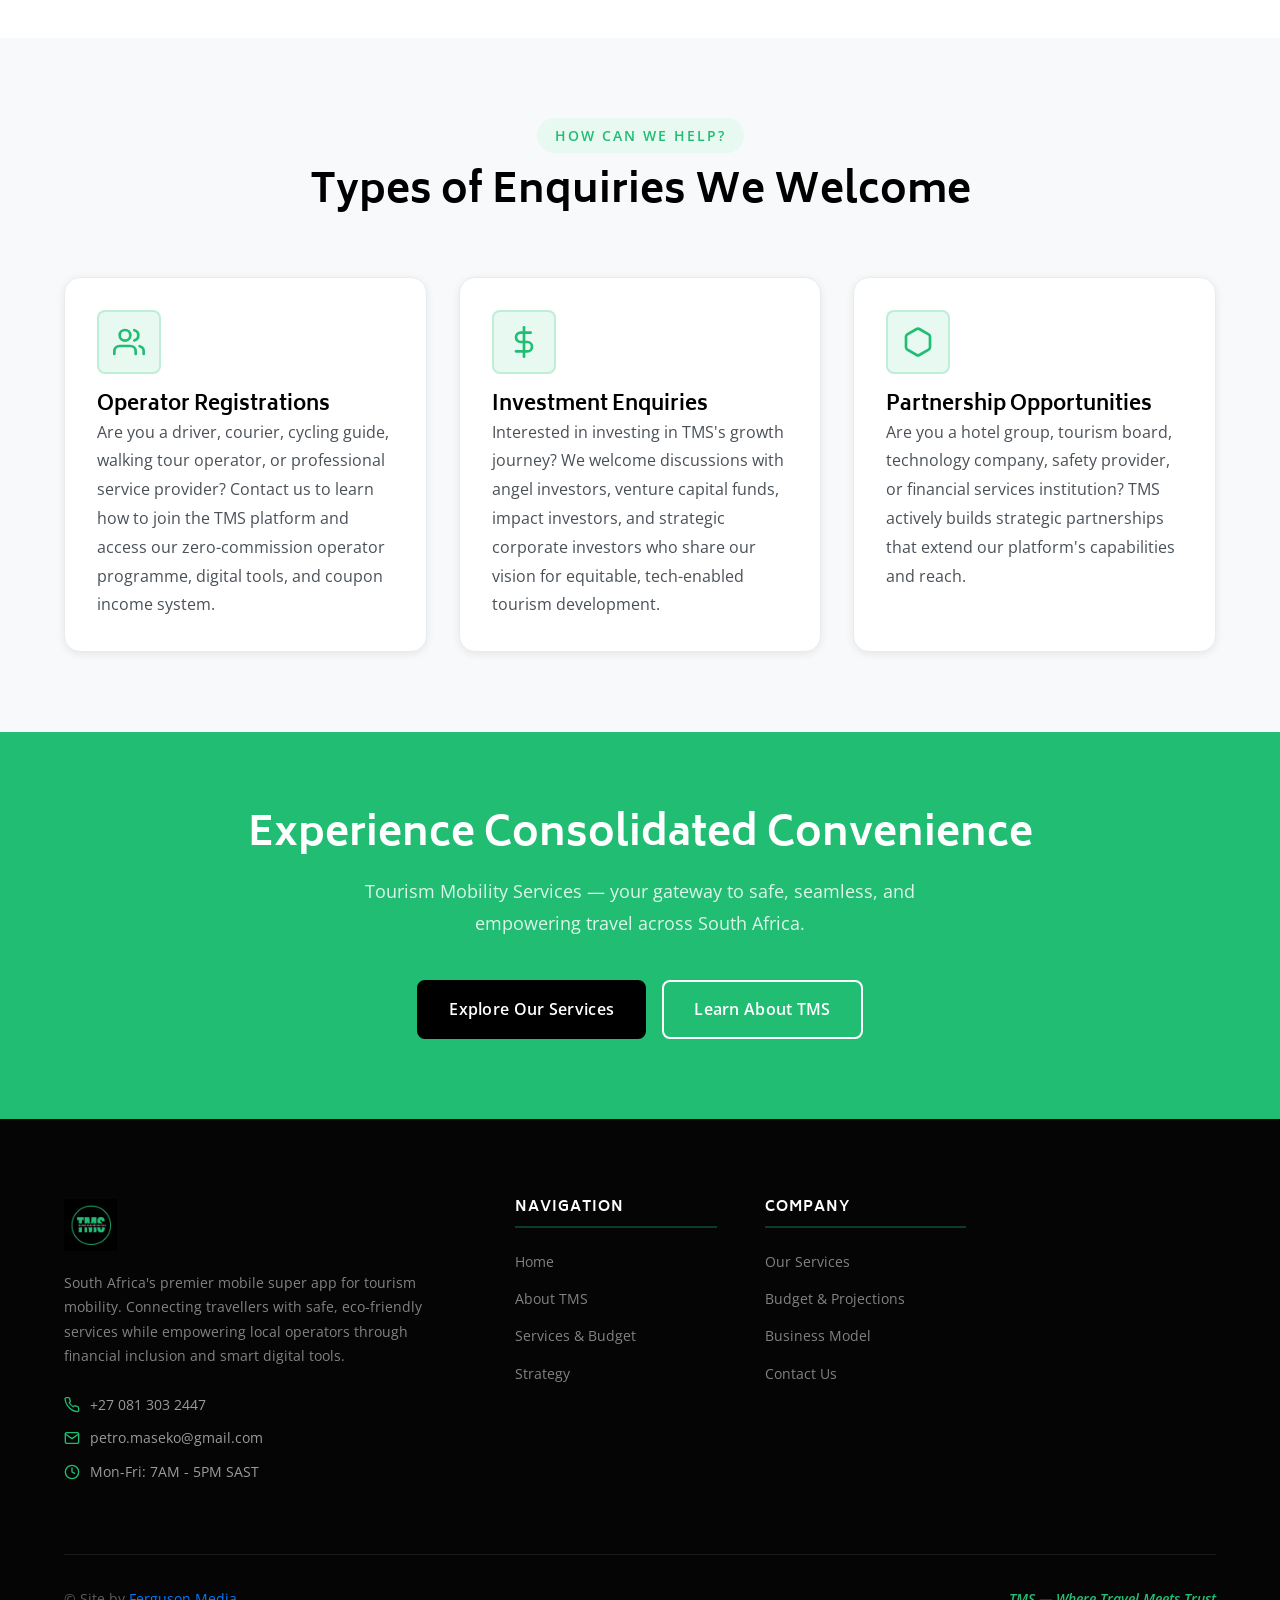
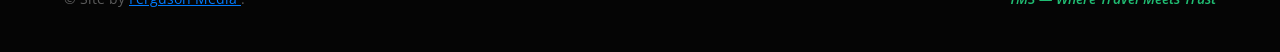
<file: contact.html>
<!DOCTYPE html>
<html lang="en">
<head>
  <meta charset="UTF-8" />
  <meta name="viewport" content="width=device-width, initial-scale=1.0" />
  <meta name="description" content="Contact Tourism Mobility Services - Get in touch with the TMS team for operator enquiries, investment discussions, partnership opportunities, or general information." />
  <title>Contact Us | TMS - Tourism Mobility Services</title>
  <link rel="preconnect" href="https://fonts.googleapis.com" />
  <link rel="preconnect" href="https://fonts.gstatic.com" crossorigin />
  <link href="https://fonts.googleapis.com/css2?family=Biryani:wght@400;600;700;800;900&family=Open+Sans:ital,wght@0,300;0,400;0,600;0,700;1,400&display=swap" rel="stylesheet" />
  <link rel="stylesheet" href="css/style.css" />
  <style>
    .logo-placeholder { display: block; height: 65px; width: auto; max-width: 220px; object-fit: contain; transition: opacity 0.2s ease; }
    .nav-links .btn-nav { background: var(--green); color: #000 !important; padding: 8px 20px; border-radius: var(--radius); margin-left: 8px; }
    .nav-links .btn-nav:hover { background: var(--green-dark); color: #000 !important; }
    .nav-toggle { display: none; }
    .nav-links  { display: flex !important; }
    @media (max-width: 768px) {
      .nav-toggle { display: flex !important; }
      .nav-links  { display: none !important; }
    }
    .sidebar-overlay { position: fixed; inset: 0; background: rgba(0,0,0,0.55); backdrop-filter: blur(2px); z-index: 1998; opacity: 0; pointer-events: none; transition: opacity 0.35s ease; }
    .sidebar-overlay.open { opacity: 1; pointer-events: all; }
    .sidebar { position: fixed; top: 0; right: 0; width: 300px; height: 100vh; background: #0a0a0a; z-index: 1999; display: flex; flex-direction: column; transform: translateX(100%); transition: transform 0.38s cubic-bezier(0.4,0,0.2,1); overflow-y: auto; }
    .sidebar.open { transform: translateX(0); }
    .sidebar-header { display: flex; align-items: center; justify-content: space-between; padding: 20px 24px; border-bottom: 1px solid rgba(255,255,255,0.08); }
    .sidebar-logo { height: 44px; width: auto; object-fit: contain; }
    .sidebar-close { background: none; border: none; cursor: pointer; padding: 6px; display: flex; align-items: center; justify-content: center; color: rgba(255,255,255,0.7); border-radius: 8px; transition: background 0.2s; }
    .sidebar-close:hover { background: rgba(255,255,255,0.08); color: #fff; }
    .sidebar-close svg { width: 22px; height: 22px; stroke: currentColor; fill: none; stroke-width: 2; stroke-linecap: round; }
    .sidebar-nav { flex: 1; padding: 24px 16px; display: flex; flex-direction: column; gap: 4px; }
    .sidebar-nav a { display: flex; align-items: center; gap: 12px; font-family: 'Open Sans', sans-serif; font-weight: 600; font-size: 0.95rem; color: rgba(255,255,255,0.75); padding: 12px 16px; border-radius: 10px; text-decoration: none; transition: all 0.2s ease; }
    .sidebar-nav a:hover, .sidebar-nav a.active { background: rgba(32,189,115,0.12); color: #20BD73; }
    .sidebar-nav a .nav-dot { width: 6px; height: 6px; border-radius: 50%; background: rgba(255,255,255,0.2); flex-shrink: 0; transition: background 0.2s; }
    .sidebar-nav a:hover .nav-dot, .sidebar-nav a.active .nav-dot { background: #20BD73; }
    .sidebar-divider { height: 1px; background: rgba(255,255,255,0.07); margin: 8px 16px; }
    .sidebar-footer { padding: 20px 24px; border-top: 1px solid rgba(255,255,255,0.08); }
    .sidebar-footer a { display: block; background: #20BD73; color: #fff; text-align: center; font-family: 'Open Sans', sans-serif; font-weight: 600; font-size: 0.95rem; padding: 14px 24px; border-radius: 10px; text-decoration: none; transition: background 0.2s; }
    .sidebar-footer a:hover { background: #18a562; }
    .sidebar-tagline { text-align: center; font-size: 0.72rem; color: rgba(255,255,255,0.25); margin-top: 16px; font-family: 'Open Sans', sans-serif; letter-spacing: 1px; text-transform: uppercase; }
    .page-header { position: relative; padding: 100px 0 80px; overflow: hidden; text-align: center; }
    .page-header::before { content: ''; position: absolute; inset: 0; background-image: url('images/contact-hero.png'); background-size: cover; background-position: center 40%; background-repeat: no-repeat; transform: scale(1.04); transition: transform 8s ease; }
    .page-header::after { content: ''; position: absolute; inset: 0; background: linear-gradient(160deg, rgba(0,0,0,0.72) 0%, rgba(0,0,0,0.55) 50%, rgba(10,30,20,0.75) 100%); }
    .page-header .container { position: relative; z-index: 1; }
    .page-header .hero-accent-line { display: inline-block; width: 48px; height: 3px; background: #20BD73; border-radius: 2px; margin-bottom: 20px; }
    .page-header .label { display: inline-flex; align-items: center; gap: 8px; background: rgba(32,189,115,0.15); border: 1px solid rgba(32,189,115,0.35); color: #20BD73; font-size: 0.78rem; font-weight: 700; letter-spacing: 1.5px; text-transform: uppercase; padding: 6px 16px; border-radius: 100px; margin-bottom: 24px; backdrop-filter: blur(6px); }
    .page-header h1 { color: #fff; font-size: clamp(2rem, 5vw, 3.2rem); font-weight: 800; line-height: 1.15; margin-bottom: 20px; text-shadow: 0 2px 24px rgba(0,0,0,0.4); }
    .page-header p { color: rgba(255,255,255,0.82); font-size: 1.08rem; max-width: 620px; margin: 0 auto; line-height: 1.7; text-shadow: 0 1px 8px rgba(0,0,0,0.3); }
    .breadcrumb { position: relative; z-index: 10; }
  </style>
</head>
<body>

  <div id="loader-wrapper">
  <span class="loader"></span>
</div>

  <div class="sidebar-overlay" id="sidebarOverlay"></div>

  <aside class="sidebar" id="sidebar">
    <div class="sidebar-header">
      <img src="images/black-logo.png" alt="TMS Logo" class="sidebar-logo" onerror="this.style.display='none';" />
      <button class="sidebar-close" id="sidebarClose" aria-label="Close menu">
        <svg viewBox="0 0 24 24"><line x1="18" y1="6" x2="6" y2="18"/><line x1="6" y1="6" x2="18" y2="18"/></svg>
      </button>
    </div>
    <nav class="sidebar-nav">
      <a href="index.html"><span class="nav-dot"></span>Home</a>
      <a href="about.html"><span class="nav-dot"></span>About</a>
      <a href="platform.html"><span class="nav-dot"></span>Services &amp; Budget</a>
      <a href="strategy.html"><span class="nav-dot"></span>Strategy</a>
      <div class="sidebar-divider"></div>
      <a href="contact.html" class="active"><span class="nav-dot"></span>Contact Us</a>
    </nav>
    <div class="sidebar-footer">
      <a href="contact.html">Contact Us</a>
      <p class="sidebar-tagline">Experience Consolidated Convenience</p>
    </div>
  </aside>

  <nav class="navbar" id="navbar" data-static="true">
    <div class="container">
      <div class="navbar-inner">
        <a href="index.html" class="navbar-logo">
          <img id="navLogo" src="images/white-logo.png" alt="TMS - Tourism Mobility Services" class="logo-placeholder" onerror="this.style.outline='2px dashed rgba(32,189,115,0.5)';this.style.padding='4px 12px';this.style.borderRadius='6px';" />
        </a>
        <ul class="nav-links" id="navLinks">
          <li><a href="index.html">Home</a></li>
          <li><a href="about.html">About</a></li>
          <li><a href="platform.html">Services &amp; Budget</a></li>
          <li><a href="strategy.html">Strategy</a></li>
          <li><a href="contact.html" class="btn-nav active">Contact Us</a></li>
        </ul>
        <button class="nav-toggle" id="navToggle" aria-label="Open navigation" aria-expanded="false">
          <span></span><span></span><span></span>
        </button>
      </div>
    </div>
  </nav>

  <div class="breadcrumb">
    <div class="container">
      <div class="breadcrumb-inner">
        <a href="index.html">Home</a>
        <span class="breadcrumb-sep">/</span>
        <span>Contact Us</span>
      </div>
    </div>
  </div>

  <div class="page-header">
    <div class="container">
      <span class="hero-accent-line"></span>
      <div class="label">Get in Touch</div>
      <h1>Contact Tourism Mobility Services</h1>
      <p>Whether you are a potential investor, an operator wanting to join the platform, a tourism partner, or a media enquiry, we want to hear from you.</p>
    </div>
  </div>

  <section class="section">
    <div class="container">
      <div class="contact-layout">
        <div class="contact-info">
          <h3>Reach Our Team</h3>
          <p>Our team is available Monday through Friday during business hours. We typically respond within 24 business hours.</p>
          <div class="contact-info-item">
            <div class="contact-info-icon"><svg viewBox="0 0 24 24" fill="none" stroke-width="2" stroke-linecap="round" stroke-linejoin="round"><path d="M22 16.92v3a2 2 0 0 1-2.18 2 19.79 19.79 0 0 1-8.63-3.07A19.5 19.5 0 0 1 4.69 12 19.79 19.79 0 0 1 1.61 3.36 2 2 0 0 1 3.6 1h3a2 2 0 0 1 2 1.72 12.84 12.84 0 0 0 .7 2.81 2 2 0 0 1-.45 2.11L7.91 8.6a16 16 0 0 0 6 6l.92-.92a2 2 0 0 1 2.11-.45 12.84 12.84 0 0 0 2.81.7A2 2 0 0 1 21.44 16z"/></svg></div>
            <div class="contact-info-text"><h5>Phone</h5><a href="tel:+27081303244">+27 081 303 2447</a><p>Available Mon-Fri, 7AM - 5PM SAST</p></div>
          </div>
          <div class="contact-info-item">
            <div class="contact-info-icon"><svg viewBox="0 0 24 24" fill="none" stroke-width="2" stroke-linecap="round" stroke-linejoin="round"><path d="M4 4h16c1.1 0 2 .9 2 2v12c0 1.1-.9 2-2 2H4c-1.1 0-2-.9-2-2V6c0-1.1.9-2 2-2z"/><polyline points="22,6 12,13 2,6"/></svg></div>
            <div class="contact-info-text"><h5>General Enquiries</h5><a href="mailto:petro.maseko@gmail.com">petro.maseko@gmail.com</a><p>For general questions, partnership enquiries, and information requests</p></div>
          </div>
          <div class="contact-info-item">
            <div class="contact-info-icon"><svg viewBox="0 0 24 24" fill="none" stroke-width="2" stroke-linecap="round" stroke-linejoin="round"><circle cx="12" cy="12" r="10"/><line x1="2" y1="12" x2="22" y2="12"/><path d="M12 2a15.3 15.3 0 0 1 4 10 15.3 15.3 0 0 1-4 10 15.3 15.3 0 0 1-4-10 15.3 15.3 0 0 1 4-10z"/></svg></div>
            <div class="contact-info-text"><h5>Website</h5><a href="https://www.tourismmobilityservices.com" target="_blank" rel="noopener noreferrer">tourismmobilityservices.com</a></div>
          </div>
          <div class="contact-info-item">
            <div class="contact-info-icon"><svg viewBox="0 0 24 24" fill="none" stroke-width="2" stroke-linecap="round" stroke-linejoin="round"><path d="M21 10c0 7-9 13-9 13s-9-6-9-13a9 9 0 0 1 18 0z"/><circle cx="12" cy="10" r="3"/></svg></div>
            <div class="contact-info-text"><h5>Location</h5><p>South Africa — Operating across major South African tourism and urban centres</p></div>
          </div>
          <div class="hours-card">
            <h4>Office Hours</h4>
            <div class="hours-row"><span>Monday</span><span>7:00 AM - 5:00 PM SAST</span></div>
            <div class="hours-row"><span>Tuesday</span><span>7:00 AM - 5:00 PM SAST</span></div>
            <div class="hours-row"><span>Wednesday</span><span>7:00 AM - 5:00 PM SAST</span></div>
            <div class="hours-row"><span>Thursday</span><span>7:00 AM - 5:00 PM SAST</span></div>
            <div class="hours-row"><span>Friday</span><span>7:00 AM - 5:00 PM SAST</span></div>
            <div class="hours-row"><span>Saturday - Sunday</span><span>Closed</span></div>
          </div>
        </div>
        <div class="contact-form">
          <h3>Send Us a Message</h3>
          <p>Use the form below to get in touch. Whether you have a question, a partnership proposal, or want to explore becoming an operator — our team will respond promptly.</p>
          <form id="contactForm" novalidate>
            <div class="form-row">
              <div class="form-group"><label for="firstName">First Name</label><input type="text" id="firstName" name="firstName" placeholder="Your first name" required /></div>
              <div class="form-group"><label for="lastName">Last Name</label><input type="text" id="lastName" name="lastName" placeholder="Your last name" required /></div>
            </div>
            <div class="form-group"><label for="email">Email Address</label><input type="email" id="email" name="email" placeholder="your@email.com" required /></div>
            <div class="form-group"><label for="phone">Phone Number</label><input type="tel" id="phone" name="phone" placeholder="+27 000 000 0000" /></div>
            <div class="form-group">
              <label for="enquiryType">Enquiry Type</label>
              <select id="enquiryType" name="enquiryType" required>
                <option value="" disabled selected>Select enquiry type</option>
                <option value="operator">Become an Operator</option>
                <option value="investor">Investment Enquiry</option>
                <option value="partnership">Partnership Opportunity</option>
                <option value="media">Media / Press Enquiry</option>
                <option value="tourism">Tourism Board Collaboration</option>
                <option value="general">General Information</option>
              </select>
            </div>
            <div class="form-group"><label for="organisation">Organisation / Company</label><input type="text" id="organisation" name="organisation" placeholder="Your organisation name (optional)" /></div>
            <div class="form-group"><label for="message">Message</label><textarea id="message" name="message" placeholder="Please describe your enquiry in detail." required></textarea></div>
            <button type="submit" class="btn btn-primary" style="width:100%; font-size:1rem; padding:16px;">Send Message</button>
          </form>
        </div>
      </div>
    </div>
  </section>

  <section class="section bg-gray">
    <div class="container">
      <div class="section-header">
        <div class="label">How Can We Help?</div>
        <h2>Types of Enquiries We Welcome</h2>
      </div>
      <div class="grid-3">
        <div class="card">
          <div class="card-icon"><svg viewBox="0 0 24 24" fill="none" stroke="#20BD73" stroke-width="2" style="width:32px;height:32px;"><path d="M17 21v-2a4 4 0 0 0-4-4H5a4 4 0 0 0-4 4v2" stroke-linecap="round" stroke-linejoin="round"/><circle cx="9" cy="7" r="4" stroke-linecap="round"/><path d="M23 21v-2a4 4 0 0 0-3-3.87M16 3.13a4 4 0 0 1 0 7.75" stroke-linecap="round" stroke-linejoin="round"/></svg></div>
          <h4>Operator Registrations</h4>
          <p>Are you a driver, courier, cycling guide, walking tour operator, or professional service provider? Contact us to learn how to join the TMS platform and access our zero-commission operator programme, digital tools, and coupon income system.</p>
        </div>
        <div class="card">
          <div class="card-icon"><svg viewBox="0 0 24 24" fill="none" stroke="#20BD73" stroke-width="2" style="width:32px;height:32px;"><line x1="12" y1="1" x2="12" y2="23" stroke-linecap="round"/><path d="M17 5H9.5a3.5 3.5 0 0 0 0 7h5a3.5 3.5 0 0 1 0 7H6" stroke-linecap="round" stroke-linejoin="round"/></svg></div>
          <h4>Investment Enquiries</h4>
          <p>Interested in investing in TMS's growth journey? We welcome discussions with angel investors, venture capital funds, impact investors, and strategic corporate investors who share our vision for equitable, tech-enabled tourism development.</p>
        </div>
        <div class="card">
          <div class="card-icon"><svg viewBox="0 0 24 24" fill="none" stroke="#20BD73" stroke-width="2" style="width:32px;height:32px;"><path d="M21 16V8a2 2 0 0 0-1-1.73l-7-4a2 2 0 0 0-2 0l-7 4A2 2 0 0 0 3 8v8a2 2 0 0 0 1 1.73l7 4a2 2 0 0 0 2 0l7-4A2 2 0 0 0 21 16z" stroke-linecap="round" stroke-linejoin="round"/></svg></div>
          <h4>Partnership Opportunities</h4>
          <p>Are you a hotel group, tourism board, technology company, safety provider, or financial services institution? TMS actively builds strategic partnerships that extend our platform's capabilities and reach.</p>
        </div>
      </div>
    </div>
  </section>

  <section class="cta-section">
    <div class="container">
      <h2>Experience Consolidated Convenience</h2>
      <p>Tourism Mobility Services — your gateway to safe, seamless, and empowering travel across South Africa.</p>
      <div style="display:flex;gap:16px;justify-content:center;flex-wrap:wrap;">
        <a href="platform.html" class="btn btn-dark btn-lg">Explore Our Services</a>
        <a href="about.html" class="btn btn-outline btn-lg">Learn About TMS</a>
      </div>
    </div>
  </section>

<footer class="footer">
  <div class="container">
    <div class="footer-grid">
      <div class="footer-brand">
        <img src="images/black-logo.png" alt="TMS" style="height:52px;width:auto;object-fit:contain;display:block;margin-bottom:20px;" onerror="this.style.display='none';" />
        <p>South Africa's premier mobile super app for tourism mobility. Connecting travellers with safe, eco-friendly services while empowering local operators through financial inclusion and smart digital tools.</p>
        <div>
          <div class="footer-contact-item">
            <svg viewBox="0 0 24 24" fill="none" stroke="currentColor" stroke-width="2"><path d="M22 16.92v3a2 2 0 0 1-2.18 2 19.79 19.79 0 0 1-8.63-3.07A19.5 19.5 0 0 1 4.69 12 19.79 19.79 0 0 1 1.61 3.36 2 2 0 0 1 3.6 1h3a2 2 0 0 1 2 1.72 12.84 12.84 0 0 0 .7 2.81 2 2 0 0 1-.45 2.11L7.91 8.6a16 16 0 0 0 6 6l.92-.92a2 2 0 0 1 2.11-.45 12.84 12.84 0 0 0 2.81.7A2 2 0 0 1 21.44 16z" stroke-linecap="round" stroke-linejoin="round"/></svg>
            <a href="tel:+27081303244">+27 081 303 2447</a>
          </div>
          <div class="footer-contact-item">
            <svg viewBox="0 0 24 24" fill="none" stroke="currentColor" stroke-width="2"><path d="M4 4h16c1.1 0 2 .9 2 2v12c0 1.1-.9 2-2 2H4c-1.1 0-2-.9-2-2V6c0-1.1.9-2 2-2z" stroke-linecap="round" stroke-linejoin="round"/><polyline points="22,6 12,13 2,6" stroke-linecap="round" stroke-linejoin="round"/></svg>
            <a href="mailto:petro.maseko@gmail.com">petro.maseko@gmail.com</a>
          </div>
          <div class="footer-contact-item">
            <svg viewBox="0 0 24 24" fill="none" stroke="currentColor" stroke-width="2"><circle cx="12" cy="12" r="10" stroke-linecap="round"/><polyline points="12 6 12 12 16 14" stroke-linecap="round" stroke-linejoin="round"/></svg>
            <span>Mon-Fri: 7AM - 5PM SAST</span>
          </div>
        </div>
      </div>

      <div class="footer-col">
        <h5>Navigation</h5>
        <ul class="footer-links">
          <li><a href="index.html">Home</a></li>
          <li><a href="about.html">About TMS</a></li>
          <li><a href="platform.html">Services &amp; Budget</a></li>
          <li><a href="strategy.html">Strategy</a></li>
        </ul>
      </div>

      <div class="footer-col">
        <h5>Company</h5>
        <ul class="footer-links">
          <li><a href="platform.html">Our Services</a></li>
          <li><a href="platform.html#budget">Budget &amp; Projections</a></li>
          <li><a href="strategy.html">Business Model</a></li>
          <li><a href="contact.html">Contact Us</a></li>
        </ul>
      </div>
    </div>

    <div class="footer-bottom">
      <p>
        &copy; Site by 
        <a href="https://fergusonmedia.co.za" target="_blank" style="color:#007bff;text-decoration:underline;">
          Ferguson Media
        </a>.
      </p>

      <p class="tagline">TMS — Where Travel Meets Trust</p>
    </div>
  </div>
</footer>

  <script src="js/script.js"></script>
  <script>
    var sidebar = document.getElementById('sidebar');
    var sidebarOverlay = document.getElementById('sidebarOverlay');
    var navToggle = document.getElementById('navToggle');
    var sidebarClose = document.getElementById('sidebarClose');
    function openSidebar() { sidebar.classList.add('open'); sidebarOverlay.classList.add('open'); document.body.style.overflow = 'hidden'; navToggle.setAttribute('aria-expanded', 'true'); }
    function closeSidebar() { sidebar.classList.remove('open'); sidebarOverlay.classList.remove('open'); document.body.style.overflow = ''; navToggle.setAttribute('aria-expanded', 'false'); }
    navToggle.addEventListener('click', function() { sidebar.classList.contains('open') ? closeSidebar() : openSidebar(); });
    sidebarClose.addEventListener('click', closeSidebar);
    sidebarOverlay.addEventListener('click', closeSidebar);
    document.addEventListener('keydown', function(e) { if (e.key === 'Escape') closeSidebar(); });
  </script>
</body>
</html>
</file>
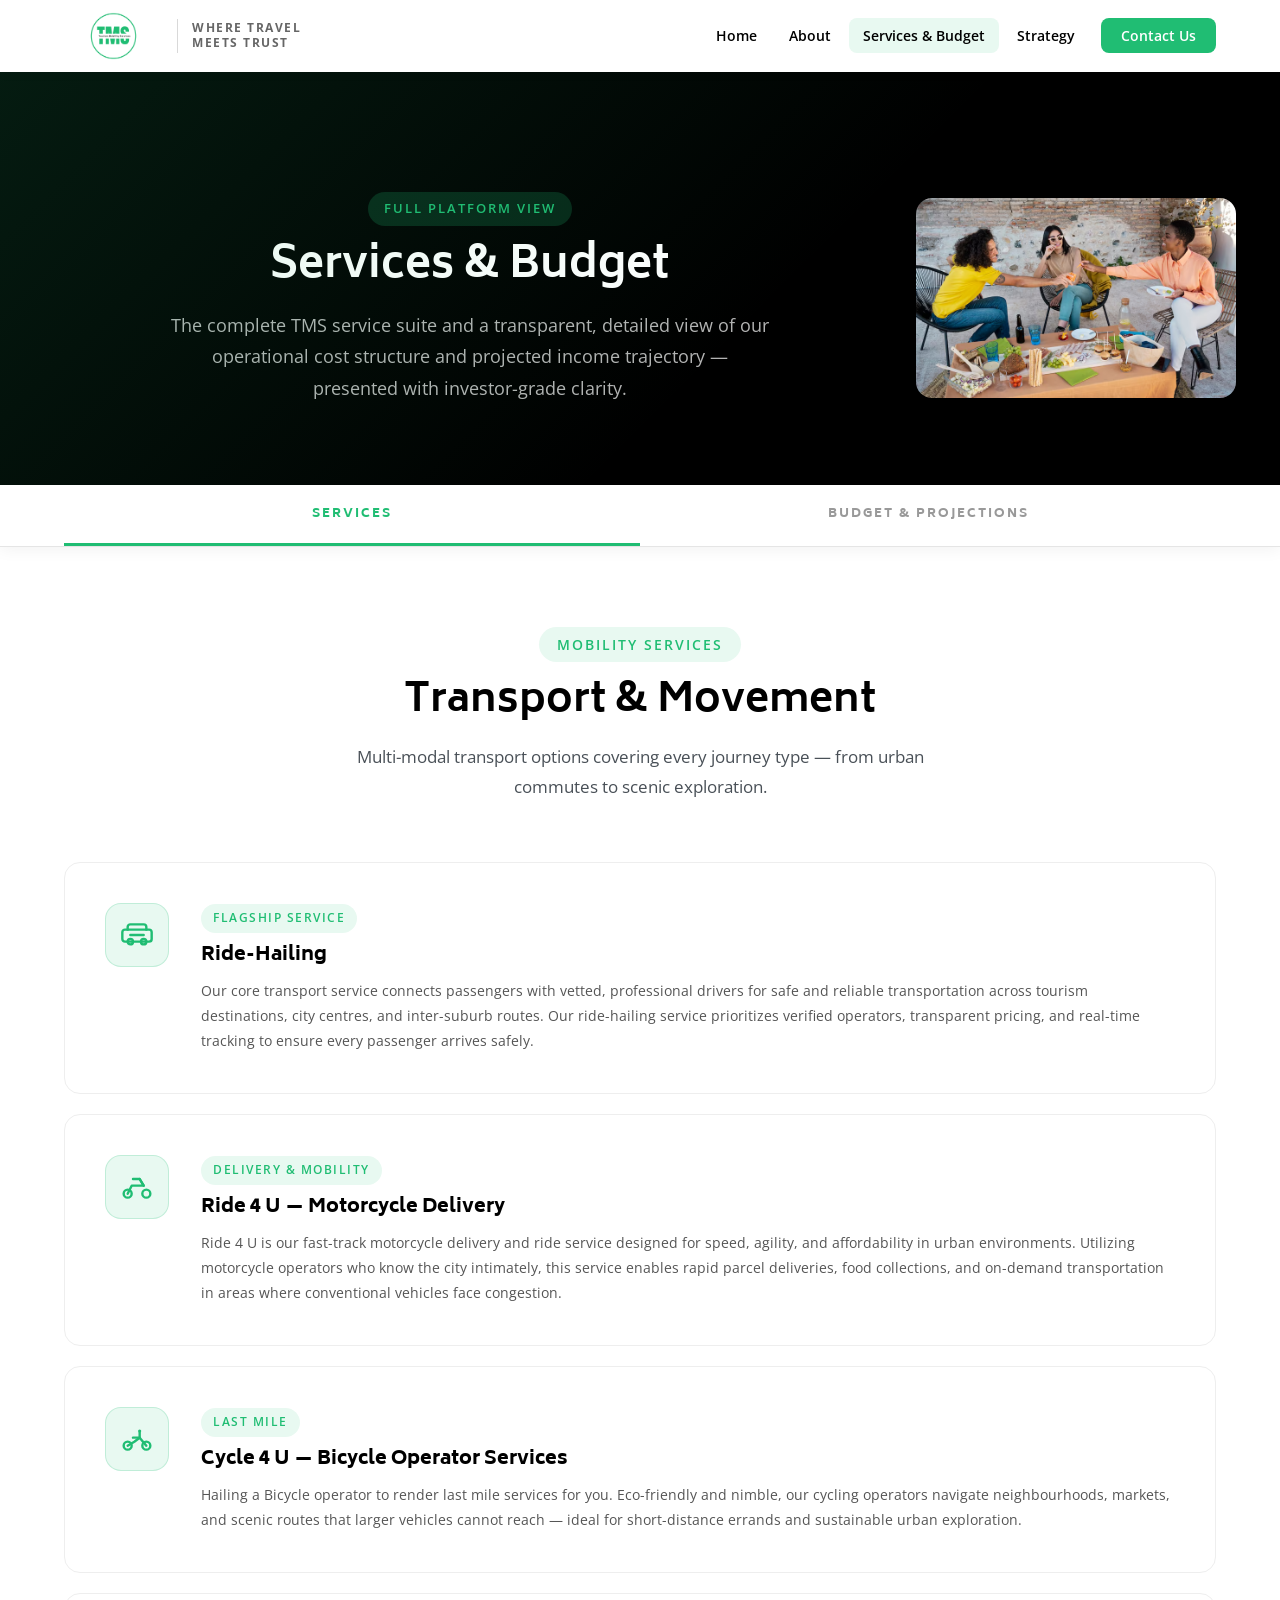
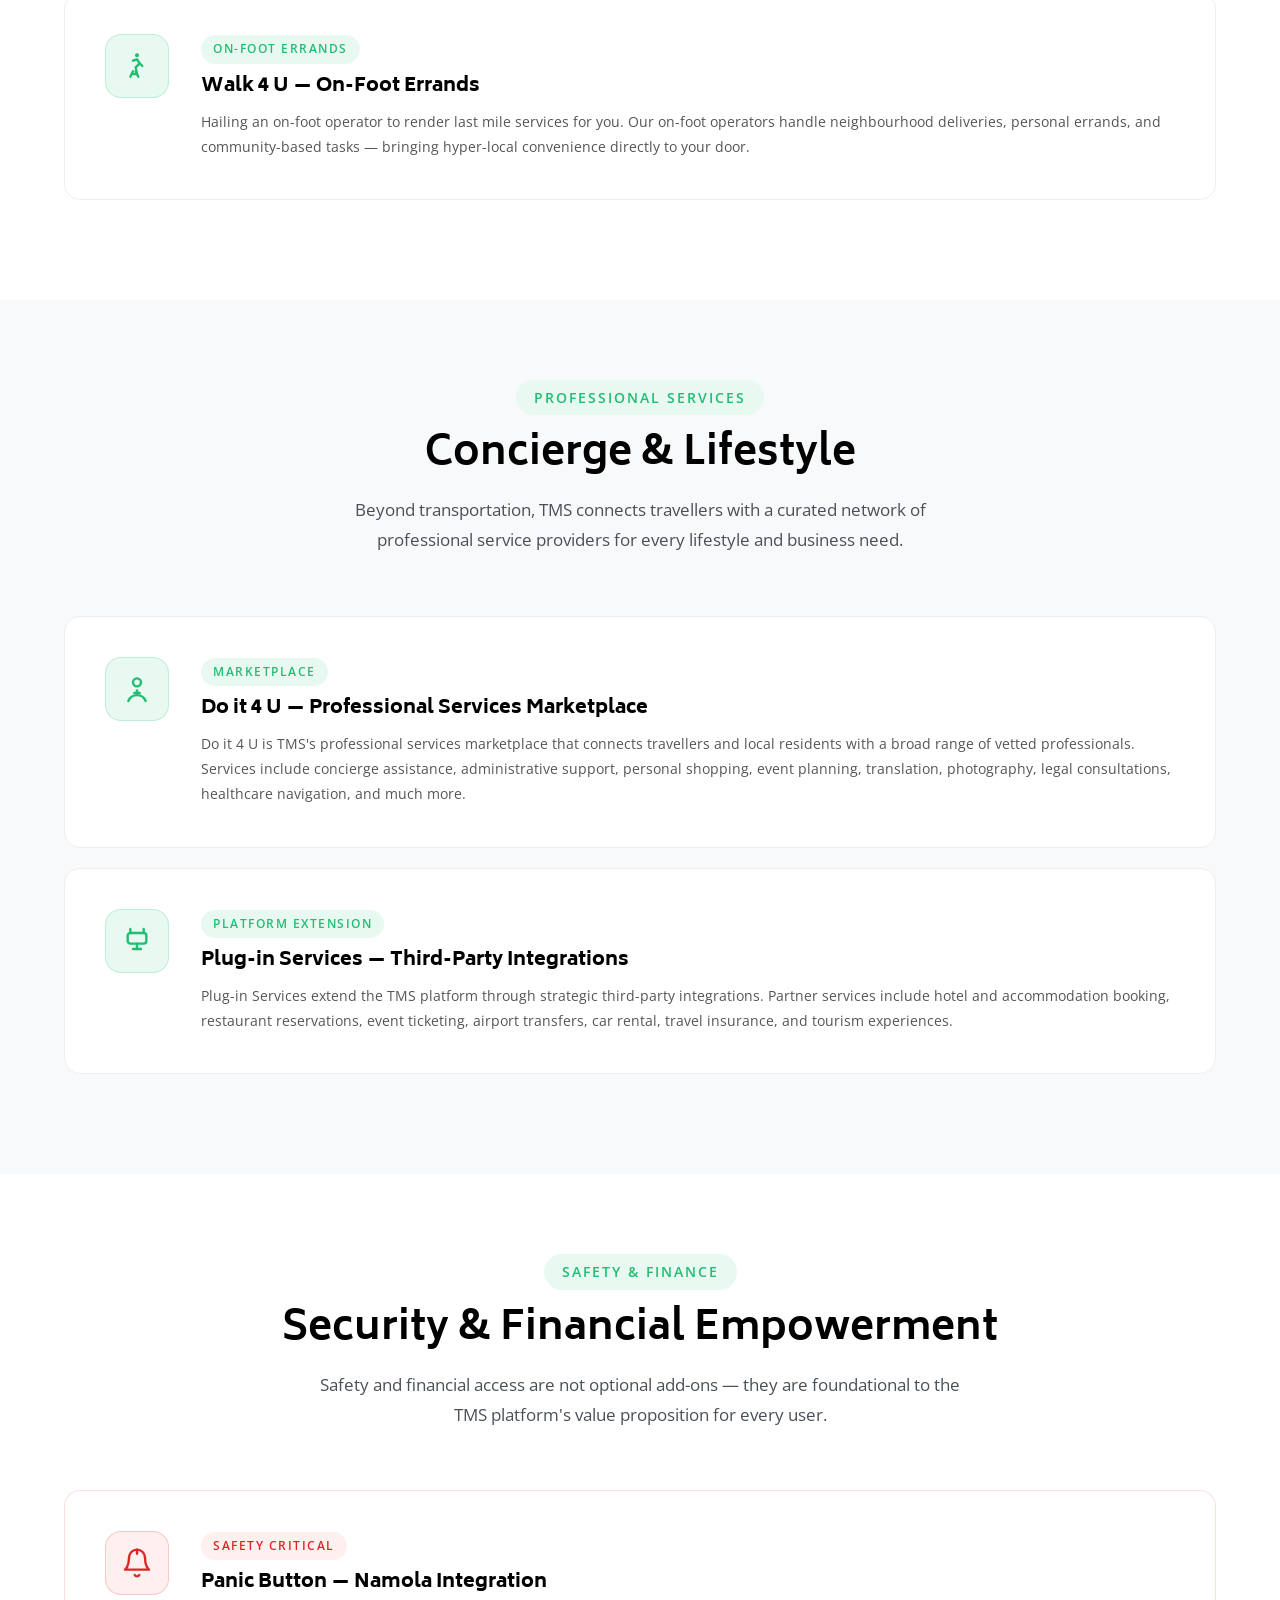
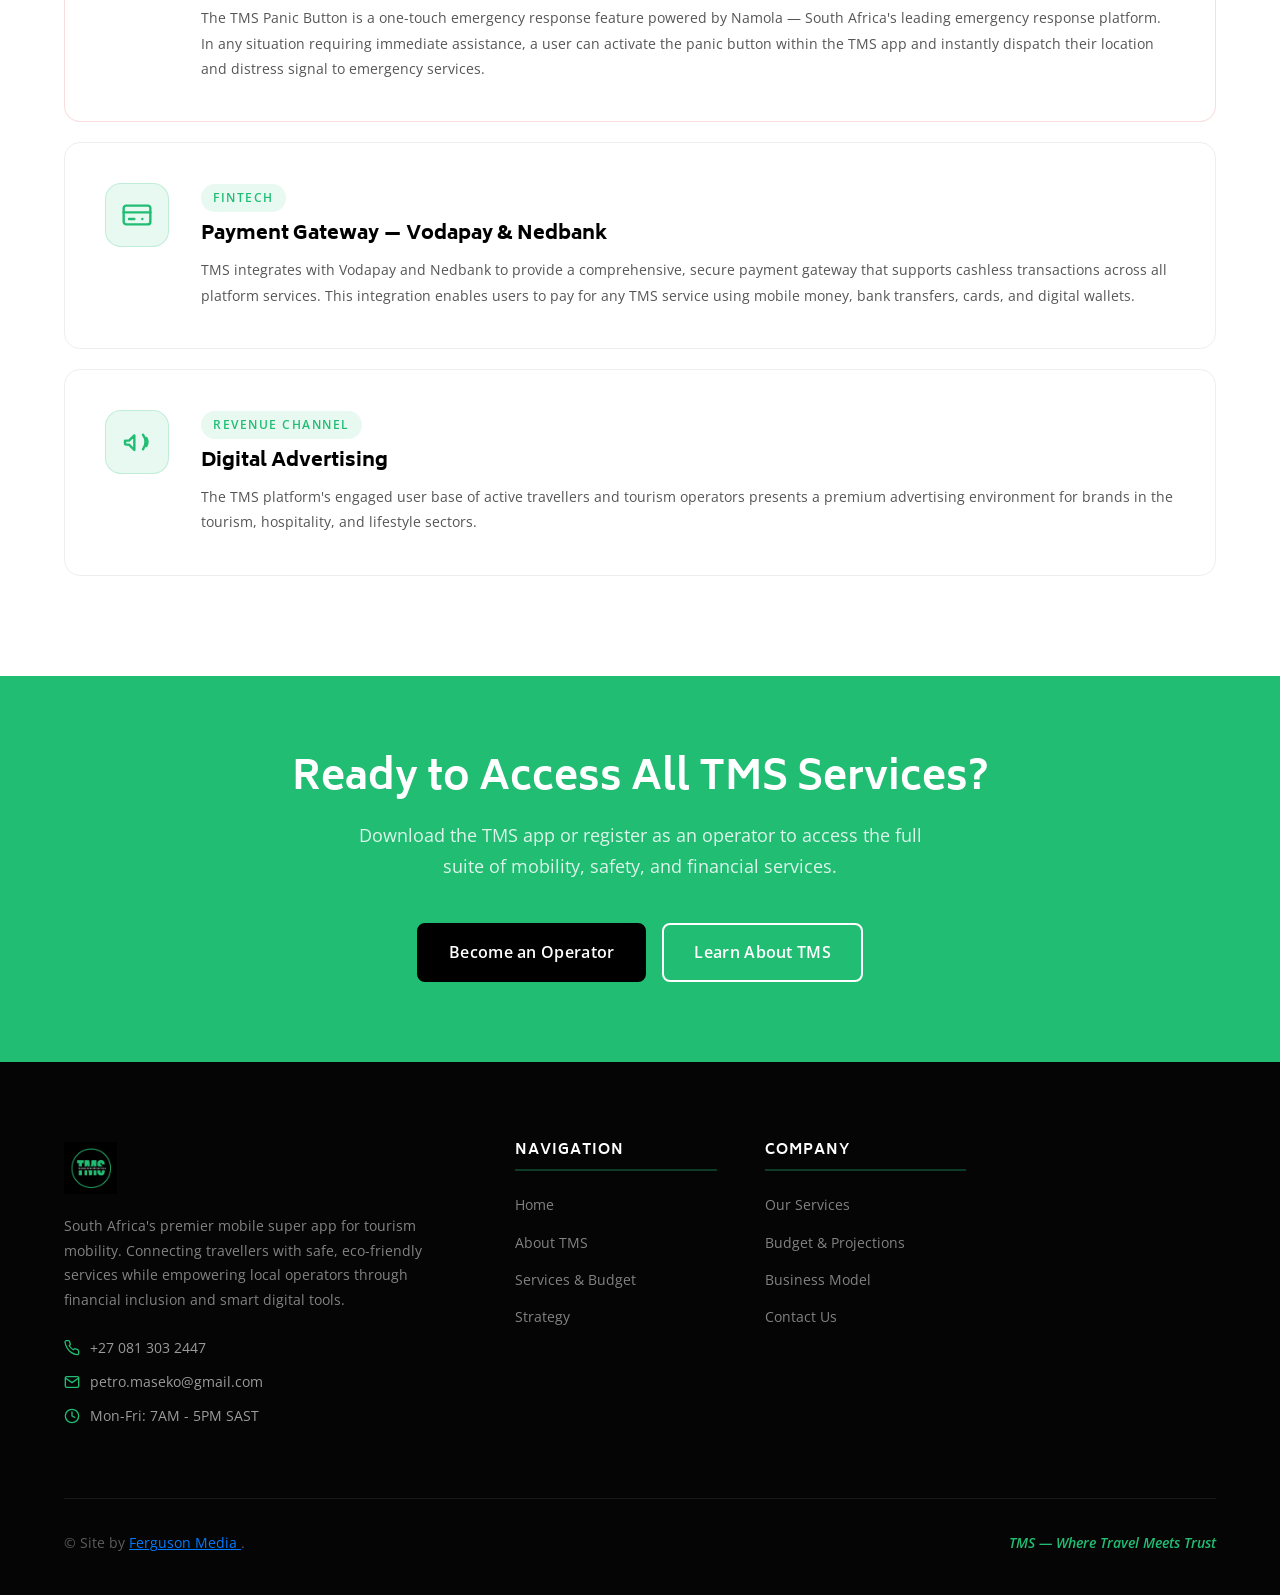
<file: platform.html>
<!DOCTYPE html>
<html lang="en">
<head>
  <meta charset="UTF-8" />
  <meta name="viewport" content="width=device-width, initial-scale=1.0" />
  <title>Services &amp; Budget | TMS - Tourism Mobility Services</title>
  <link rel="preconnect" href="https://fonts.googleapis.com" />
  <link rel="preconnect" href="https://fonts.gstatic.com" crossorigin />
  <link href="https://fonts.googleapis.com/css2?family=Biryani:wght@400;600;700;800;900&family=Open+Sans:ital,wght@0,300;0,400;0,600;0,700;1,400&display=swap" rel="stylesheet" />
  <link rel="stylesheet" href="css/style.css" />
  <style>
    .navbar-logo-wrap{display:flex;align-items:center;gap:14px;text-decoration:none;}
    .logo-img-large{display:block;height:70px;width:auto;max-width:220px;object-fit:contain;}
    .logo-slogan-divider{width:1px;height:34px;background:rgba(0,0,0,0.15);flex-shrink:0;}
    .logo-slogan-text{font-family:'Open Sans',sans-serif;font-size:0.72rem;font-weight:700;letter-spacing:1.5px;text-transform:uppercase;color:rgba(20,20,20,0.65);line-height:1.3;white-space:nowrap;}
    @media(max-width:600px){.logo-slogan-divider,.logo-slogan-text{display:none;}.logo-img-large{height:65px;}}
    .nav-toggle{display:none;}.nav-links{display:flex!important;}
    @media(max-width:768px){.nav-toggle{display:flex!important;}.nav-links{display:none!important;}}
    .tab-bar{background:var(--white);border-bottom:1px solid #e5e5e5;box-shadow:0 2px 16px rgba(0,0,0,0.06);}
    .tab-bar .container{display:flex;}
    .tab-btn{flex:1;padding:18px 40px;font-family:'Biryani',sans-serif;font-size:0.78rem;font-weight:800;letter-spacing:2px;text-transform:uppercase;color:#999;background:none;border:none;border-bottom:3px solid transparent;cursor:pointer;transition:color 0.2s,border-color 0.2s;text-align:center;}
    .tab-btn:hover{color:var(--green);}
    .tab-btn.active{color:var(--green);border-bottom-color:var(--green);}
    @media(max-width:480px){.tab-btn{padding:16px 12px;font-size:0.7rem;}}
    .tab-panel{display:none;}.tab-panel.active{display:block;}
    .page-header-grid{display:grid;grid-template-columns:1fr auto;align-items:center;gap:40px;}
    .page-header-img{width:320px;max-width:38vw;height:200px;object-fit:cover;border-radius:16px;box-shadow:0 20px 60px rgba(0,0,0,0.4);flex-shrink:0;margin-right:-20px;}
    @media(max-width:768px){.page-header-grid{grid-template-columns:1fr;}.page-header-img{display:none;}}
    .service-item{display:flex;gap:32px;align-items:flex-start;padding:40px;background:var(--white);border-radius:16px;border:1px solid #eee;margin-bottom:20px;transition:border-color 0.2s,transform 0.2s;}
    .service-item:hover{border-color:rgba(32,189,115,0.3);transform:translateX(4px);}
    .service-item.safety{border-color:rgba(220,38,38,0.15);}
    .service-item.safety:hover{border-color:rgba(220,38,38,0.35);}
    .service-icon{width:64px;height:64px;background:var(--green-light);border:1px solid rgba(32,189,115,0.2);border-radius:16px;display:flex;align-items:center;justify-content:center;flex-shrink:0;}
    .service-icon.red{background:#fff0f0;border-color:rgba(220,38,38,0.2);}
    .service-tag{display:inline-block;font-size:0.7rem;font-weight:700;letter-spacing:1.5px;text-transform:uppercase;color:var(--green);background:var(--green-light);padding:4px 12px;border-radius:50px;margin-bottom:10px;}
    .service-tag.red{color:#dc2626;background:#fff0f0;}
    .service-info h3{font-family:'Biryani',sans-serif;font-size:1.2rem;font-weight:800;margin-bottom:10px;}
    .service-info p{font-size:0.9rem;color:#555;line-height:1.75;margin:0;}
    @media(max-width:600px){.service-item{flex-direction:column;gap:18px;}}
    .budget-table-wrap{overflow-x:auto;}
    .budget-table{width:100%;border-collapse:collapse;font-size:0.9rem;}
    .budget-table thead tr{background:var(--black);}
    .budget-table thead th{padding:14px 20px;color:rgba(255,255,255,0.7);font-family:'Biryani',sans-serif;font-size:0.74rem;font-weight:700;letter-spacing:1.5px;text-transform:uppercase;text-align:left;}
    .budget-table tbody tr{border-bottom:1px solid #eee;}
    .budget-table tbody tr:hover{background:var(--green-light);}
    .budget-table td{padding:15px 20px;color:#333;}
    .budget-table .total-row td{background:var(--black);color:var(--white);font-family:'Biryani',sans-serif;font-weight:700;}
    .budget-table .total-row td strong{color:var(--green);}
    .proj-grid{display:grid;grid-template-columns:repeat(3,1fr);gap:20px;margin-bottom:32px;}
    @media(max-width:700px){.proj-grid{grid-template-columns:1fr;}}
    .proj-card{padding:40px 28px;background:var(--white);border-radius:20px;border:1px solid #eee;text-align:center;transition:transform 0.2s,box-shadow 0.2s;}
    .proj-card:hover{transform:translateY(-4px);box-shadow:0 16px 40px rgba(0,0,0,0.08);}
    .proj-card.highlight{background:var(--black);border-color:var(--black);}
    .proj-card .period{font-size:0.72rem;font-weight:700;letter-spacing:2px;text-transform:uppercase;color:var(--green);margin-bottom:14px;display:block;}
    .proj-card h2{font-family:'Biryani',sans-serif;font-size:2.2rem;font-weight:900;margin-bottom:10px;}
    .proj-card.highlight h2{color:var(--white);}
    .proj-card p{font-size:0.85rem;color:#999;line-height:1.6;margin:0;}
    .proj-card.highlight p{color:rgba(255,255,255,0.5);}
    .profit-strip{background:var(--black);border-radius:20px;padding:44px;display:grid;grid-template-columns:repeat(3,1fr);gap:40px;text-align:center;margin-bottom:40px;}
    @media(max-width:700px){.profit-strip{grid-template-columns:1fr;}}
    .profit-strip h3{color:var(--green);font-family:'Biryani',sans-serif;font-size:2rem;font-weight:900;margin-bottom:8px;}
    .profit-strip p{color:rgba(255,255,255,0.55);font-size:0.84rem;margin:0;}
    .profit-strip small{color:rgba(255,255,255,0.3);font-size:0.73rem;display:block;margin-top:4px;}
    .growth-table{width:100%;border-collapse:collapse;font-size:0.9rem;}
    .growth-table thead tr{background:var(--black);}
    .growth-table thead th{padding:14px 20px;color:rgba(255,255,255,0.7);font-family:'Biryani',sans-serif;font-size:0.74rem;font-weight:700;letter-spacing:1.5px;text-transform:uppercase;text-align:left;}
    .growth-table tbody tr{border-bottom:1px solid #eee;}
    .growth-table tbody tr:hover{background:var(--green-light);}
    .growth-table td{padding:16px 20px;color:#333;}
    .growth-table .net{color:var(--green);font-weight:700;font-family:'Biryani',sans-serif;}
    .growth-table .total-row td{background:var(--green-light);font-weight:700;border-top:2px solid var(--green);}
    .sidebar-overlay{position:fixed;inset:0;background:rgba(0,0,0,0.55);backdrop-filter:blur(2px);z-index:1998;opacity:0;pointer-events:none;transition:opacity 0.35s;}
    .sidebar-overlay.open{opacity:1;pointer-events:all;}
    .sidebar{position:fixed;top:0;right:0;width:300px;height:100vh;background:#0a0a0a;z-index:1999;display:flex;flex-direction:column;transform:translateX(100%);transition:transform 0.38s cubic-bezier(0.4,0,0.2,1);overflow-y:auto;}
    .sidebar.open{transform:translateX(0);}
    .sidebar-header{display:flex;align-items:center;justify-content:space-between;padding:20px 24px;border-bottom:1px solid rgba(255,255,255,0.08);}
    .sidebar-logo{height:44px;width:auto;object-fit:contain;}
    .sidebar-close{background:none;border:none;cursor:pointer;padding:6px;display:flex;align-items:center;justify-content:center;color:rgba(255,255,255,0.7);border-radius:8px;transition:background 0.2s;}
    .sidebar-close:hover{background:rgba(255,255,255,0.08);color:#fff;}
    .sidebar-close svg{width:22px;height:22px;stroke:currentColor;fill:none;stroke-width:2;stroke-linecap:round;}
    .sidebar-nav{flex:1;padding:24px 16px;display:flex;flex-direction:column;gap:4px;}
    .sidebar-nav a{display:flex;align-items:center;gap:12px;font-family:'Open Sans',sans-serif;font-weight:600;font-size:0.95rem;color:rgba(255,255,255,0.75);padding:12px 16px;border-radius:10px;text-decoration:none;transition:all 0.2s;}
    .sidebar-nav a:hover,.sidebar-nav a.active{background:rgba(32,189,115,0.12);color:#20BD73;}
    .sidebar-nav a .nav-dot{width:6px;height:6px;border-radius:50%;background:rgba(255,255,255,0.2);flex-shrink:0;transition:background 0.2s;}
    .sidebar-nav a:hover .nav-dot,.sidebar-nav a.active .nav-dot{background:#20BD73;}
    .sidebar-divider{height:1px;background:rgba(255,255,255,0.07);margin:8px 16px;}
    .sidebar-footer{padding:20px 24px;border-top:1px solid rgba(255,255,255,0.08);}
    .sidebar-footer a{display:block;background:#20BD73;color:#fff;text-align:center;font-family:'Open Sans',sans-serif;font-weight:600;font-size:0.95rem;padding:14px 24px;border-radius:10px;text-decoration:none;transition:background 0.2s;}
    .sidebar-footer a:hover{background:#18a562;}
    .sidebar-tagline{text-align:center;font-size:0.72rem;color:rgba(255,255,255,0.25);margin-top:16px;font-family:'Open Sans',sans-serif;letter-spacing:1px;text-transform:uppercase;}
    html{scroll-behavior:smooth;}
  </style>
</head>
<body>
  <div id="loader-wrapper"><span class="loader"></span></div>
  <div class="sidebar-overlay" id="sidebarOverlay"></div>
  <aside class="sidebar" id="sidebar">
    <div class="sidebar-header">
      <img src="images/black-logo.png" alt="TMS Logo" class="sidebar-logo" onerror="this.style.display='none';" />
      <button class="sidebar-close" id="sidebarClose" aria-label="Close menu">
        <svg viewBox="0 0 24 24"><line x1="18" y1="6" x2="6" y2="18"/><line x1="6" y1="6" x2="18" y2="18"/></svg>
      </button>
    </div>
    <nav class="sidebar-nav">
      <a href="index.html"><span class="nav-dot"></span>Home</a>
      <a href="about.html"><span class="nav-dot"></span>About</a>
      <a href="platform.html" class="active"><span class="nav-dot"></span>Services &amp; Budget</a>
      <a href="strategy.html"><span class="nav-dot"></span>Strategy</a>
      <div class="sidebar-divider"></div>
    </nav>
    <div class="sidebar-footer">
      <a href="contact.html">Contact Us</a>
      <p class="sidebar-tagline">Where Travel Meets Trust</p>
    </div>
  </aside>

  <nav class="navbar white-bg" id="navbar">
    <div class="container">
      <div class="navbar-inner">
        <a href="index.html" class="navbar-logo-wrap">
          <img src="images/white-logo.png" alt="TMS" class="logo-img-large" onerror="this.style.outline='2px dashed rgba(32,189,115,0.5)';this.style.padding='4px 12px';this.style.borderRadius='6px';" />
          <div class="logo-slogan-divider"></div>
          <span class="logo-slogan-text">Where Travel<br>Meets Trust</span>
        </a>
        <ul class="nav-links" id="navLinks">
          <li><a href="index.html">Home</a></li>
          <li><a href="about.html">About</a></li>
          <li><a href="platform.html" class="active">Services &amp; Budget</a></li>
          <li><a href="strategy.html">Strategy</a></li>
          <li><a href="contact.html" class="btn-nav">Contact Us</a></li>
        </ul>
        <button class="nav-toggle" id="navToggle" aria-label="Open navigation" aria-expanded="false"><span></span><span></span><span></span></button>
      </div>
    </div>
  </nav>

  <div class="breadcrumb"><div class="container"><div class="breadcrumb-inner"><a href="index.html">Home</a><span class="breadcrumb-sep">/</span><span>Services &amp; Budget</span></div></div></div>

  <div class="page-header">
    <div class="container">
      <div class="page-header-grid">
        <div>
          <div class="label">Full Platform View</div>
          <h1>Services &amp; Budget</h1>
          <p>The complete TMS service suite and a transparent, detailed view of our operational cost structure and projected income trajectory &mdash; presented with investor-grade clarity.</p>
        </div>
        <img src="images/services-budget.jpg" alt="TMS Services in action" class="page-header-img" onerror="this.style.display='none';" />
      </div>
    </div>
  </div>

  <div class="tab-bar">
    <div class="container">
      <button class="tab-btn active" data-tab="services">Services</button>
      <button class="tab-btn" data-tab="budget">Budget &amp; Projections</button>
    </div>
  </div>

  <!-- SERVICES TAB -->
  <div class="tab-panel active" id="tab-services">
    <section class="section">
      <div class="container">
        <div class="section-header">
          <div class="label">Mobility Services</div>
          <h2>Transport &amp; Movement</h2>
          <p>Multi-modal transport options covering every journey type &mdash; from urban commutes to scenic exploration.</p>
        </div>

        <div class="service-item">
          <div class="service-icon">
            <svg viewBox="0 0 24 24" fill="none" stroke-width="1.8" stroke-linecap="round" stroke-linejoin="round" style="width:32px;height:32px;stroke:#20BD73;">
              <rect x="1" y="8" width="22" height="9" rx="2"/>
              <path d="M5 8V6a2 2 0 0 1 2-2h10a2 2 0 0 1 2 2v2"/>
              <circle cx="7" cy="17" r="2"/><circle cx="17" cy="17" r="2"/>
              <path d="M7 12h10"/>
            </svg>
          </div>
          <div class="service-info"><span class="service-tag">Flagship Service</span><h3>Ride-Hailing</h3><p>Our core transport service connects passengers with vetted, professional drivers for safe and reliable transportation across tourism destinations, city centres, and inter-suburb routes. Our ride-hailing service prioritizes verified operators, transparent pricing, and real-time tracking to ensure every passenger arrives safely.</p></div>
        </div>

        <div class="service-item">
          <div class="service-icon">
            <svg viewBox="0 0 24 24" fill="none" stroke-width="1.8" stroke-linecap="round" stroke-linejoin="round" style="width:32px;height:32px;stroke:#20BD73;">
              <circle cx="5" cy="17" r="3"/><circle cx="19" cy="17" r="3"/>
              <path d="M9 6h5l3 5H8L5 17"/><path d="M14 6l3 5"/>
            </svg>
          </div>
          <div class="service-info"><span class="service-tag">Delivery &amp; Mobility</span><h3>Ride 4 U &mdash; Motorcycle Delivery</h3><p>Ride 4 U is our fast-track motorcycle delivery and ride service designed for speed, agility, and affordability in urban environments. Utilizing motorcycle operators who know the city intimately, this service enables rapid parcel deliveries, food collections, and on-demand transportation in areas where conventional vehicles face congestion.</p></div>
        </div>

        <div class="service-item">
          <div class="service-icon">
            <svg viewBox="0 0 24 24" fill="none" stroke-width="1.8" stroke-linecap="round" stroke-linejoin="round" style="width:32px;height:32px;stroke:#20BD73;">
              <circle cx="5" cy="17" r="3"/><circle cx="19" cy="17" r="3"/>
              <circle cx="14" cy="6" r="1.2" fill="#20BD73" stroke="none"/>
              <polyline points="14 7 14 11 10 14 5 17"/>
              <line x1="14" y1="11" x2="19" y2="17"/>
              <line x1="9" y1="11" x2="14" y2="11"/>
            </svg>
          </div>
          <div class="service-info"><span class="service-tag">Last Mile</span><h3>Cycle 4 U &mdash; Bicycle Operator Services</h3><p>Hailing a Bicycle operator to render last mile services for you. Eco-friendly and nimble, our cycling operators navigate neighbourhoods, markets, and scenic routes that larger vehicles cannot reach &mdash; ideal for short-distance errands and sustainable urban exploration.</p></div>
        </div>

        <div class="service-item">
          <div class="service-icon">
            <svg viewBox="0 0 24 24" fill="none" stroke-width="1.8" stroke-linecap="round" stroke-linejoin="round" style="width:32px;height:32px;stroke:#20BD73;">
              <circle cx="12" cy="4" r="1.5" fill="#20BD73" stroke="none"/>
              <path d="M9 8l3-1 2 3-3 3 1 5H9"/>
              <path d="M14 10l2 2"/>
              <path d="M9 16l-2 4"/><path d="M11 16l2 4"/>
            </svg>
          </div>
          <div class="service-info"><span class="service-tag">On-Foot Errands</span><h3>Walk 4 U &mdash; On-Foot Errands</h3><p>Hailing an on-foot operator to render last mile services for you. Our on-foot operators handle neighbourhood deliveries, personal errands, and community-based tasks &mdash; bringing hyper-local convenience directly to your door.</p></div>
        </div>
      </div>
    </section>

    <section class="section bg-gray">
      <div class="container">
        <div class="section-header">
          <div class="label">Professional Services</div>
          <h2>Concierge &amp; Lifestyle</h2>
          <p>Beyond transportation, TMS connects travellers with a curated network of professional service providers for every lifestyle and business need.</p>
        </div>
        <div class="service-item" style="background:var(--white);">
          <div class="service-icon">
            <svg viewBox="0 0 24 24" fill="none" stroke-width="1.8" stroke-linecap="round" stroke-linejoin="round" style="width:32px;height:32px;stroke:#20BD73;">
              <circle cx="12" cy="7" r="3"/>
              <path d="M5.5 21a7 7 0 0 1 13 0"/>
              <line x1="12" y1="13" x2="12" y2="16"/>
              <line x1="10" y1="15" x2="14" y2="15"/>
            </svg>
          </div>
          <div class="service-info"><span class="service-tag">Marketplace</span><h3>Do it 4 U &mdash; Professional Services Marketplace</h3><p>Do it 4 U is TMS's professional services marketplace that connects travellers and local residents with a broad range of vetted professionals. Services include concierge assistance, administrative support, personal shopping, event planning, translation, photography, legal consultations, healthcare navigation, and much more.</p></div>
        </div>
        <div class="service-item" style="background:var(--white);">
          <div class="service-icon">
            <svg viewBox="0 0 24 24" fill="none" stroke-width="1.8" stroke-linecap="round" stroke-linejoin="round" style="width:32px;height:32px;stroke:#20BD73;">
              <path d="M7 6V3"/><path d="M17 6V3"/>
              <rect x="5" y="6" width="14" height="8" rx="2"/>
              <path d="M12 14v4"/><path d="M9 18h6"/>
            </svg>
          </div>
          <div class="service-info"><span class="service-tag">Platform Extension</span><h3>Plug-in Services &mdash; Third-Party Integrations</h3><p>Plug-in Services extend the TMS platform through strategic third-party integrations. Partner services include hotel and accommodation booking, restaurant reservations, event ticketing, airport transfers, car rental, travel insurance, and tourism experiences.</p></div>
        </div>
      </div>
    </section>

    <section class="section">
      <div class="container">
        <div class="section-header">
          <div class="label">Safety &amp; Finance</div>
          <h2>Security &amp; Financial Empowerment</h2>
          <p>Safety and financial access are not optional add-ons &mdash; they are foundational to the TMS platform's value proposition for every user.</p>
        </div>
        <div class="service-item safety">
          <div class="service-icon red">
            <svg viewBox="0 0 24 24" fill="none" stroke-width="1.8" stroke-linecap="round" stroke-linejoin="round" style="width:32px;height:32px;stroke:#dc2626;">
              <path d="M18 8A6 6 0 0 0 6 8c0 7-3 9-3 9h18s-3-2-3-9"/>
              <path d="M13.73 21a2 2 0 0 1-3.46 0"/>
              <line x1="12" y1="2" x2="12" y2="5"/>
            </svg>
          </div>
          <div class="service-info"><span class="service-tag red">Safety Critical</span><h3>Panic Button &mdash; Namola Integration</h3><p>The TMS Panic Button is a one-touch emergency response feature powered by Namola &mdash; South Africa's leading emergency response platform. In any situation requiring immediate assistance, a user can activate the panic button within the TMS app and instantly dispatch their location and distress signal to emergency services.</p></div>
        </div>
        <div class="service-item">
          <div class="service-icon">
            <svg viewBox="0 0 24 24" fill="none" stroke-width="1.8" stroke-linecap="round" stroke-linejoin="round" style="width:32px;height:32px;stroke:#20BD73;">
              <rect x="2" y="5" width="20" height="14" rx="2"/>
              <line x1="2" y1="10" x2="22" y2="10"/>
              <path d="M6 15h4"/><path d="M16 15h.01"/>
            </svg>
          </div>
          <div class="service-info"><span class="service-tag">Fintech</span><h3>Payment Gateway &mdash; Vodapay &amp; Nedbank</h3><p>TMS integrates with Vodapay and Nedbank to provide a comprehensive, secure payment gateway that supports cashless transactions across all platform services. This integration enables users to pay for any TMS service using mobile money, bank transfers, cards, and digital wallets.</p></div>
        </div>
        <div class="service-item">
          <div class="service-icon">
            <svg viewBox="0 0 24 24" fill="none" stroke-width="1.8" stroke-linecap="round" stroke-linejoin="round" style="width:32px;height:32px;stroke:#20BD73;">
              <path d="M3 11v2a1 1 0 0 0 1 1h2l4 4V7L6 11H4a1 1 0 0 0-1 1z"/>
              <path d="M19 9a6 6 0 0 1 0 6"/>
              <path d="M16.5 6.5a9 9 0 0 1 0 11"/>
            </svg>
          </div>
          <div class="service-info"><span class="service-tag">Revenue Channel</span><h3>Digital Advertising</h3><p>The TMS platform's engaged user base of active travellers and tourism operators presents a premium advertising environment for brands in the tourism, hospitality, and lifestyle sectors.</p></div>
        </div>
      </div>
    </section>

    <section class="cta-section">
      <div class="container">
        <h2>Ready to Access All TMS Services?</h2>
        <p>Download the TMS app or register as an operator to access the full suite of mobility, safety, and financial services.</p>
        <div style="display:flex;gap:16px;justify-content:center;flex-wrap:wrap;">
          <a href="contact.html" class="btn btn-dark btn-lg">Become an Operator</a>
          <a href="about.html" class="btn btn-outline btn-lg">Learn About TMS</a>
        </div>
      </div>
    </section>
  </div>

  <!-- BUDGET TAB -->
  <div class="tab-panel" id="tab-budget">
    <section class="section">
      <div class="container">
        <div class="section-header"><div class="label">Financial Overview</div><h2>Income Projections</h2><p>TMS projects strong revenue growth driven by multi-stream income sources and the compounding value of the Smart Jobs Coupon economy.</p></div>
        <div class="proj-grid">
          <div class="proj-card"><span class="period">Daily Projection</span><h2>R 18,500</h2><p>Estimated daily revenue across all income streams at operational maturity.</p></div>
          <div class="proj-card highlight"><span class="period">Monthly Projection</span><h2>R 555,000</h2><p>Projected monthly revenue at 30-day operational scale with active operator base.</p></div>
          <div class="proj-card"><span class="period">Annual Projection</span><h2>R 6,660,000</h2><p>Year one projected annual revenue, with growth trajectory of 2&ndash;3&times; in years two and three.</p></div>
        </div>
      </div>
    </section>

    <section class="section bg-gray">
      <div class="container">
        <div class="section-header"><div class="label">Cost Structure</div><h2>Estimated Operating Expenses</h2><p>A disciplined, lean cost structure that prioritizes platform quality, safety infrastructure, and growth.</p></div>
        <div class="budget-table-wrap">
          <table class="budget-table">
            <thead><tr><th>Expense Category</th><th>Description</th><th>Monthly (ZAR)</th><th>Annual (ZAR)</th></tr></thead>
            <tbody>
              <tr><td><strong>Office &amp; Facilities</strong></td><td>Office rental, utilities, internet, equipment, maintenance</td><td>R 8,500</td><td>R 102,000</td></tr>
              <tr><td><strong>Platform Development</strong></td><td>App development, backend infrastructure, hosting, DevOps, updates</td><td>R 35,000</td><td>R 420,000</td></tr>
              <tr><td><strong>Marketing &amp; User Acquisition</strong></td><td>Social media ads, influencer partnerships, content creation, PR</td><td>R 22,000</td><td>R 264,000</td></tr>
              <tr><td><strong>Administration &amp; Legal</strong></td><td>Accounting, legal compliance, regulatory fees, HR administration</td><td>R 9,000</td><td>R 108,000</td></tr>
              <tr><td><strong>API &amp; Third-Party Integrations</strong></td><td>Vodapay, Nedbank, Namola, mapping APIs, analytics platforms</td><td>R 14,500</td><td>R 174,000</td></tr>
              <tr><td><strong>Safety Infrastructure</strong></td><td>Namola panic button service fees, emergency response coordination</td><td>R 7,000</td><td>R 84,000</td></tr>
              <tr><td><strong>Staff Salaries</strong></td><td>Core team salaries, benefits, contractor fees</td><td>R 48,000</td><td>R 576,000</td></tr>
              <tr><td><strong>Operator Support</strong></td><td>Operator onboarding, training materials, support desk operations</td><td>R 5,500</td><td>R 66,000</td></tr>
              <tr><td><strong>Contingency Reserve</strong></td><td>10% operational contingency for unexpected costs and opportunities</td><td>R 14,950</td><td>R 179,400</td></tr>
              <tr class="total-row"><td colspan="2"><strong>Total Estimated Expenses</strong></td><td><strong>R 164,450</strong></td><td><strong>R 1,973,400</strong></td></tr>
            </tbody>
          </table>
        </div>
      </div>
    </section>

    <section class="section">
      <div class="container">
        <div class="section-header"><div class="label">Revenue Breakdown</div><h2>Projected Income by Stream</h2><p>Revenue distributed across six distinct income streams.</p></div>
        <div class="budget-table-wrap">
          <table class="budget-table">
            <thead><tr><th>Revenue Stream</th><th>Income Mechanism</th><th>Monthly (ZAR)</th><th>Annual (ZAR)</th></tr></thead>
            <tbody>
              <tr><td><strong>Smart Jobs Coupons</strong></td><td>Coupon purchase and redemption spread, activation fees</td><td>R 185,000</td><td>R 2,220,000</td></tr>
              <tr><td><strong>Tourism &amp; Hospitality Partnerships</strong></td><td>Referral fees, placement fees, booking commissions from partners</td><td>R 95,000</td><td>R 1,140,000</td></tr>
              <tr><td><strong>Premium Subscriptions</strong></td><td>Monthly operator and consumer premium tier subscription revenue</td><td>R 72,000</td><td>R 864,000</td></tr>
              <tr><td><strong>Digital Advertising</strong></td><td>In-app banner, push, sponsored listing, and content partnership revenue</td><td>R 88,000</td><td>R 1,056,000</td></tr>
              <tr><td><strong>Data Analytics Licensing</strong></td><td>Anonymized mobility data licensing to government, research, and planning bodies</td><td>R 45,000</td><td>R 540,000</td></tr>
              <tr><td><strong>Transaction Processing Fees</strong></td><td>Small percentage fee on all payment gateway transactions</td><td>R 70,000</td><td>R 840,000</td></tr>
              <tr class="total-row"><td colspan="2"><strong>Total Projected Revenue</strong></td><td><strong>R 555,000</strong></td><td><strong>R 6,660,000</strong></td></tr>
            </tbody>
          </table>
        </div>
        <div style="margin-top:40px;">
          <div class="profit-strip">
            <div><h3>R 390,550</h3><p>Projected Monthly Net Profit</p><small>Revenue minus Operating Expenses</small></div>
            <div><h3>R 4,686,600</h3><p>Projected Annual Net Profit</p><small>Year One</small></div>
            <div><h3>70.4%</h3><p>Projected Net Profit Margin</p><small>Year One at Operational Maturity</small></div>
          </div>
        </div>
      </div>
    </section>

    <section class="section bg-gray">
      <div class="container">
        <div class="section-header"><div class="label">Growth Trajectory</div><h2>Three-Year Revenue Projection</h2><p>As the operator network grows, TMS projects significant year-on-year growth across all income streams.</p></div>
        <div class="budget-table-wrap">
          <table class="growth-table">
            <thead><tr><th>Year</th><th>Operator Base</th><th>User Base</th><th>Annual Revenue</th><th>Annual Expenses</th><th>Net Profit</th></tr></thead>
            <tbody>
              <tr><td><strong>Year 1</strong></td><td>50&ndash;150 operators</td><td>5,000&ndash;15,000 users</td><td>R 6,660,000</td><td>R 1,973,400</td><td class="net">R 4,686,600</td></tr>
              <tr><td><strong>Year 2</strong></td><td>400&ndash;600 operators</td><td>50,000&ndash;80,000 users</td><td>R 18,500,000</td><td>R 4,200,000</td><td class="net">R 14,300,000</td></tr>
              <tr><td><strong>Year 3</strong></td><td>1,500+ operators</td><td>200,000+ users</td><td>R 48,000,000</td><td>R 9,500,000</td><td class="net">R 38,500,000</td></tr>
              <tr class="total-row"><td colspan="5"><strong>Three-Year Cumulative Net Profit</strong></td><td class="net">R 57,486,600</td></tr>
            </tbody>
          </table>
        </div>
        <div style="margin-top:20px;padding:18px 24px;background:var(--green-light);border:1px solid rgba(32,189,115,0.25);border-radius:12px;border-left:4px solid var(--green);">
          <p style="font-size:0.82rem;color:#444;margin:0;"><strong>Projection Methodology:</strong> These projections are based on conservative estimates derived from comparable South African technology platforms, tourism market data, and the TMS management team's operational experience. Actual results may differ materially.</p>
        </div>
      </div>
    </section>

    <section class="section">
      <div class="container">
        <div style="background:var(--black);border-radius:20px;padding:64px;text-align:center;position:relative;overflow:hidden;">
          <div style="position:absolute;top:0;right:0;width:300px;height:300px;background:radial-gradient(circle,rgba(32,189,115,0.15) 0%,transparent 70%);pointer-events:none;"></div>
          <div style="position:relative;z-index:1;">
            <div style="display:inline-block;background:rgba(32,189,115,0.15);color:var(--green);font-size:0.75rem;font-weight:700;letter-spacing:2px;text-transform:uppercase;padding:6px 18px;border-radius:50px;margin-bottom:24px;border:1px solid rgba(32,189,115,0.3);">Investment Opportunity</div>
            <h2 style="color:var(--white);margin-bottom:16px;font-family:'Biryani',sans-serif;font-size:2rem;font-weight:900;">Join TMS at the Ground Floor</h2>
            <p style="color:rgba(255,255,255,0.65);font-size:1rem;max-width:600px;margin:0 auto 40px;line-height:1.75;">TMS represents a unique opportunity to invest in South Africa's tourism technology future at a critical moment of platform development.</p>
            <a href="contact.html" class="btn btn-primary btn-lg">Request Investor Deck</a>
          </div>
        </div>
      </div>
    </section>
  </div>

<footer class="footer">
  <div class="container">
    <div class="footer-grid">
      <div class="footer-brand">
        <img src="images/black-logo.png" alt="TMS" style="height:52px;width:auto;object-fit:contain;display:block;margin-bottom:20px;" onerror="this.style.display='none';" />
        <p>South Africa's premier mobile super app for tourism mobility. Connecting travellers with safe, eco-friendly services while empowering local operators through financial inclusion and smart digital tools.</p>
        <div>
          <div class="footer-contact-item">
            <svg viewBox="0 0 24 24" fill="none" stroke="currentColor" stroke-width="2"><path d="M22 16.92v3a2 2 0 0 1-2.18 2 19.79 19.79 0 0 1-8.63-3.07A19.5 19.5 0 0 1 4.69 12 19.79 19.79 0 0 1 1.61 3.36 2 2 0 0 1 3.6 1h3a2 2 0 0 1 2 1.72 12.84 12.84 0 0 0 .7 2.81 2 2 0 0 1-.45 2.11L7.91 8.6a16 16 0 0 0 6 6l.92-.92a2 2 0 0 1 2.11-.45 12.84 12.84 0 0 0 2.81.7A2 2 0 0 1 21.44 16z" stroke-linecap="round" stroke-linejoin="round"/></svg>
            <a href="tel:+27081303244">+27 081 303 2447</a>
          </div>
          <div class="footer-contact-item">
            <svg viewBox="0 0 24 24" fill="none" stroke="currentColor" stroke-width="2"><path d="M4 4h16c1.1 0 2 .9 2 2v12c0 1.1-.9 2-2 2H4c-1.1 0-2-.9-2-2V6c0-1.1.9-2 2-2z" stroke-linecap="round" stroke-linejoin="round"/><polyline points="22,6 12,13 2,6" stroke-linecap="round" stroke-linejoin="round"/></svg>
            <a href="mailto:petro.maseko@gmail.com">petro.maseko@gmail.com</a>
          </div>
          <div class="footer-contact-item">
            <svg viewBox="0 0 24 24" fill="none" stroke="currentColor" stroke-width="2"><circle cx="12" cy="12" r="10" stroke-linecap="round"/><polyline points="12 6 12 12 16 14" stroke-linecap="round" stroke-linejoin="round"/></svg>
            <span>Mon-Fri: 7AM - 5PM SAST</span>
          </div>
        </div>
      </div>

      <div class="footer-col">
        <h5>Navigation</h5>
        <ul class="footer-links">
          <li><a href="index.html">Home</a></li>
          <li><a href="about.html">About TMS</a></li>
          <li><a href="platform.html">Services &amp; Budget</a></li>
          <li><a href="strategy.html">Strategy</a></li>
        </ul>
      </div>

      <div class="footer-col">
        <h5>Company</h5>
        <ul class="footer-links">
          <li><a href="platform.html">Our Services</a></li>
          <li><a href="platform.html#budget">Budget &amp; Projections</a></li>
          <li><a href="strategy.html">Business Model</a></li>
          <li><a href="contact.html">Contact Us</a></li>
        </ul>
      </div>
    </div>

    <div class="footer-bottom">
      <p>
        &copy;  Site by 
        <a href="https://fergusonmedia.co.za" target="_blank" style="color:#007bff;text-decoration:underline;">
          Ferguson Media
        </a>.
      </p>

      <p class="tagline">TMS — Where Travel Meets Trust</p>
    </div>
  </div>
</footer>

  <script src="js/script.js"></script>
  <script>
    var tabBtns=document.querySelectorAll('.tab-btn'),tabPanels=document.querySelectorAll('.tab-panel');
    function openTab(id){tabBtns.forEach(function(b){b.classList.remove('active');});tabPanels.forEach(function(p){p.classList.remove('active');});var btn=document.querySelector('[data-tab="'+id+'"]'),panel=document.getElementById('tab-'+id);if(btn)btn.classList.add('active');if(panel)panel.classList.add('active');}
    tabBtns.forEach(function(btn){btn.addEventListener('click',function(){openTab(btn.dataset.tab);});});
    if(window.location.hash){var h=window.location.hash.replace('#','');if(document.getElementById('tab-'+h))openTab(h);}
    var sidebar=document.getElementById('sidebar'),sidebarOverlay=document.getElementById('sidebarOverlay'),navToggle=document.getElementById('navToggle'),sidebarClose=document.getElementById('sidebarClose');
    function openSidebar(){sidebar.classList.add('open');sidebarOverlay.classList.add('open');document.body.style.overflow='hidden';}
    function closeSidebar(){sidebar.classList.remove('open');sidebarOverlay.classList.remove('open');document.body.style.overflow='';}
    navToggle.addEventListener('click',function(){sidebar.classList.contains('open')?closeSidebar():openSidebar();});
    sidebarClose.addEventListener('click',closeSidebar);sidebarOverlay.addEventListener('click',closeSidebar);
    document.addEventListener('keydown',function(e){if(e.key==='Escape')closeSidebar();});
  </script>
</body>
</html>
</file>
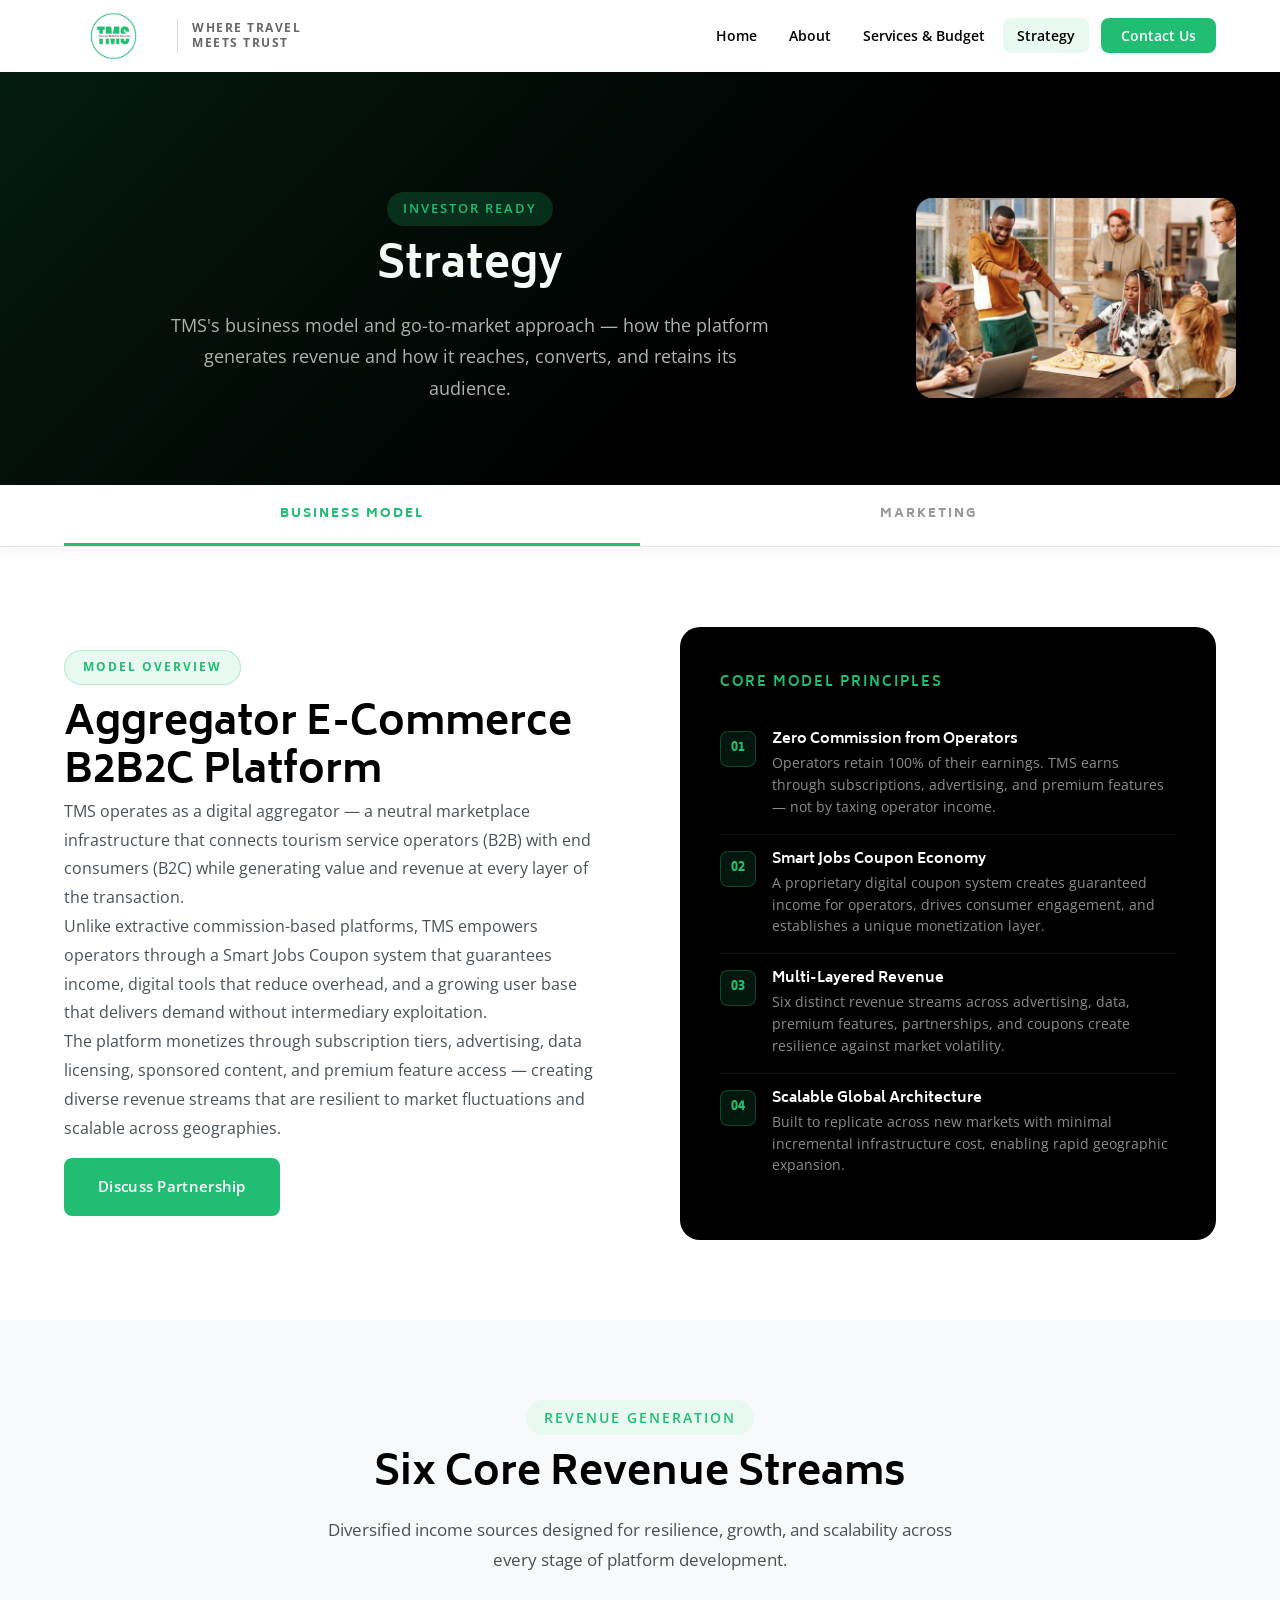
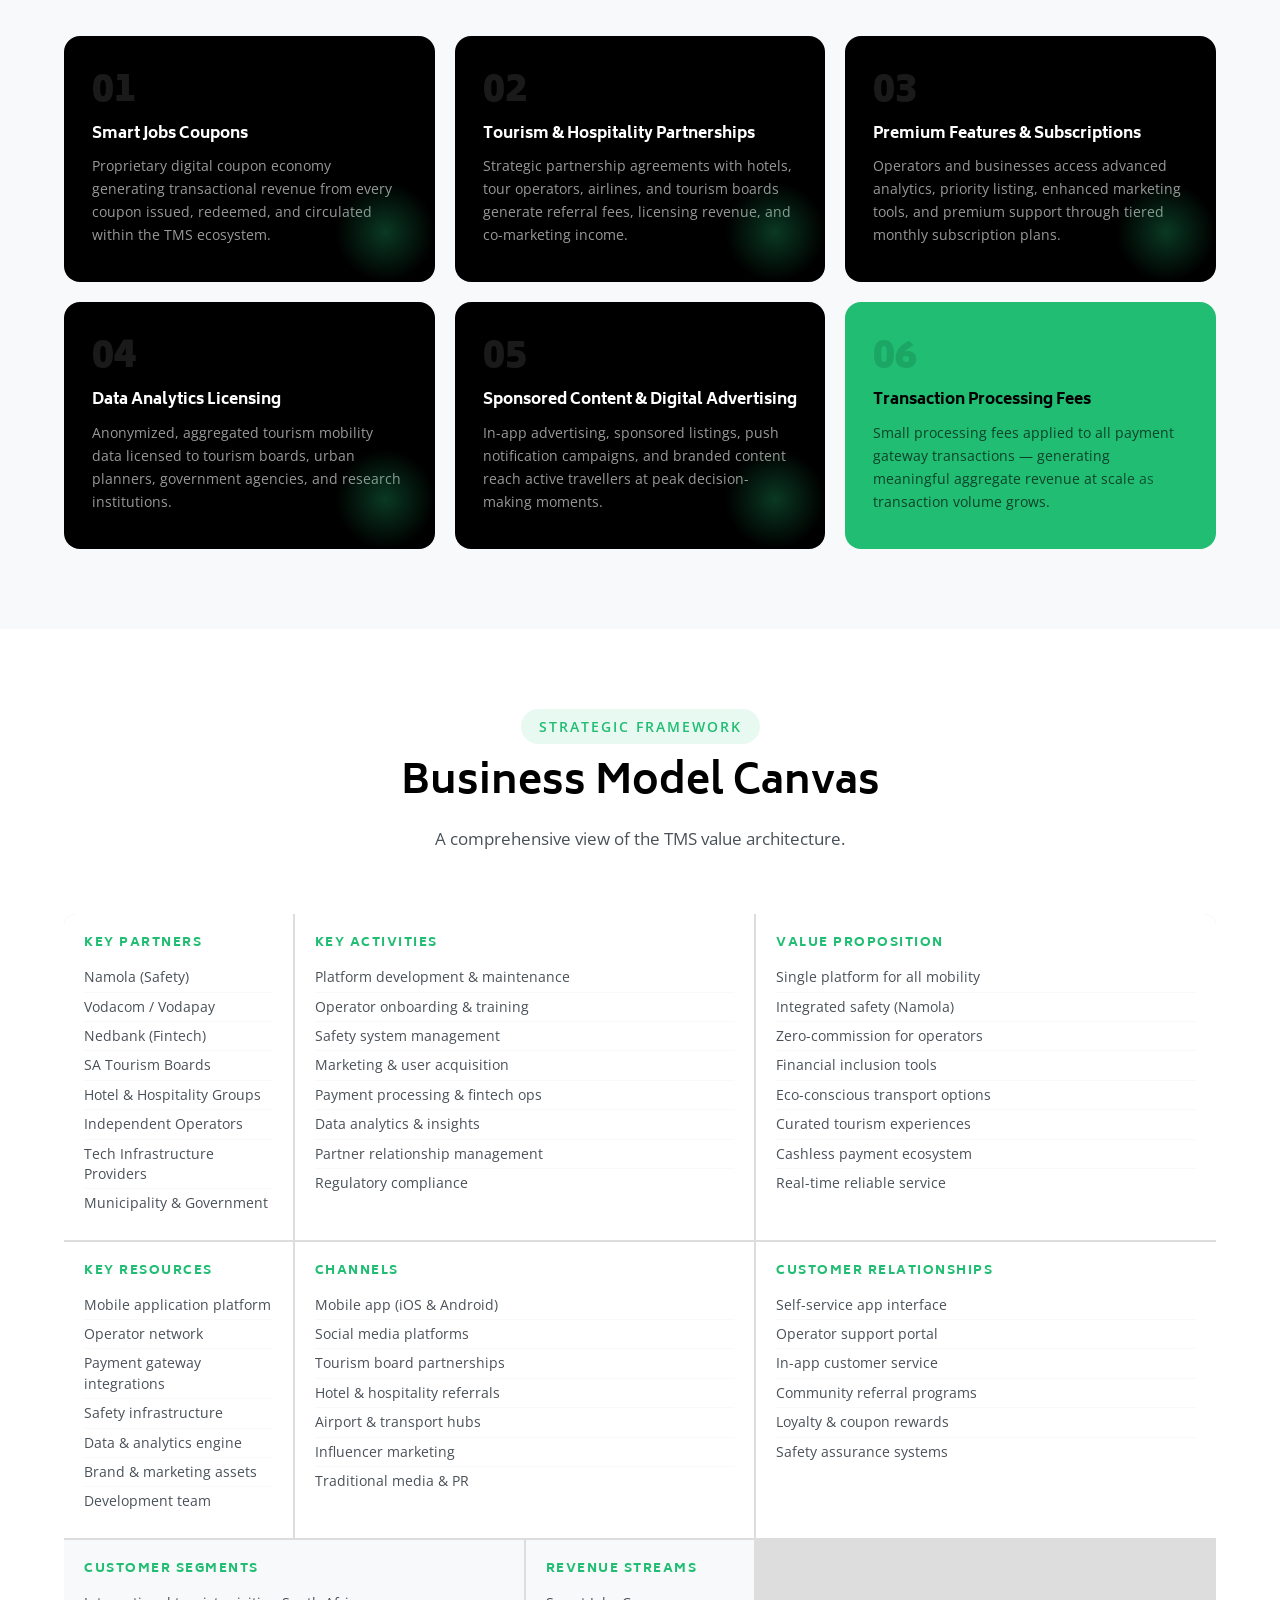
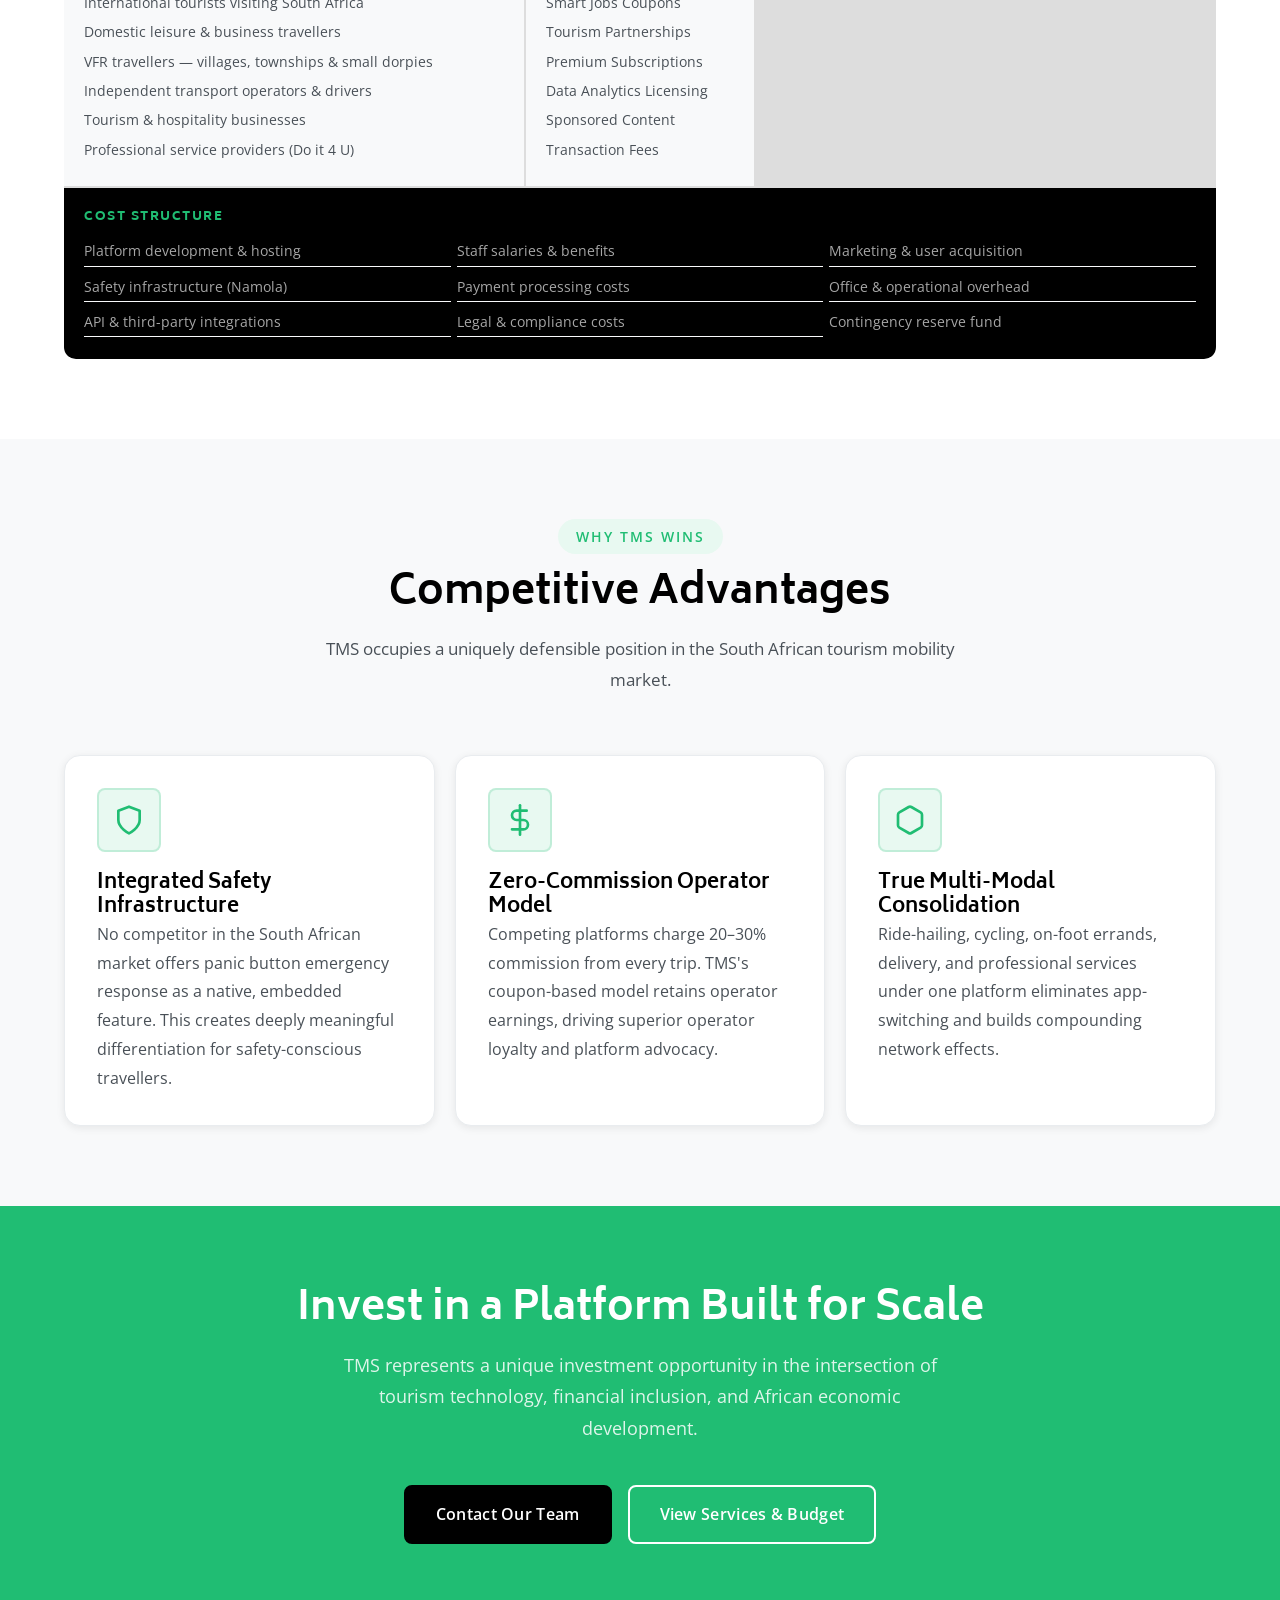
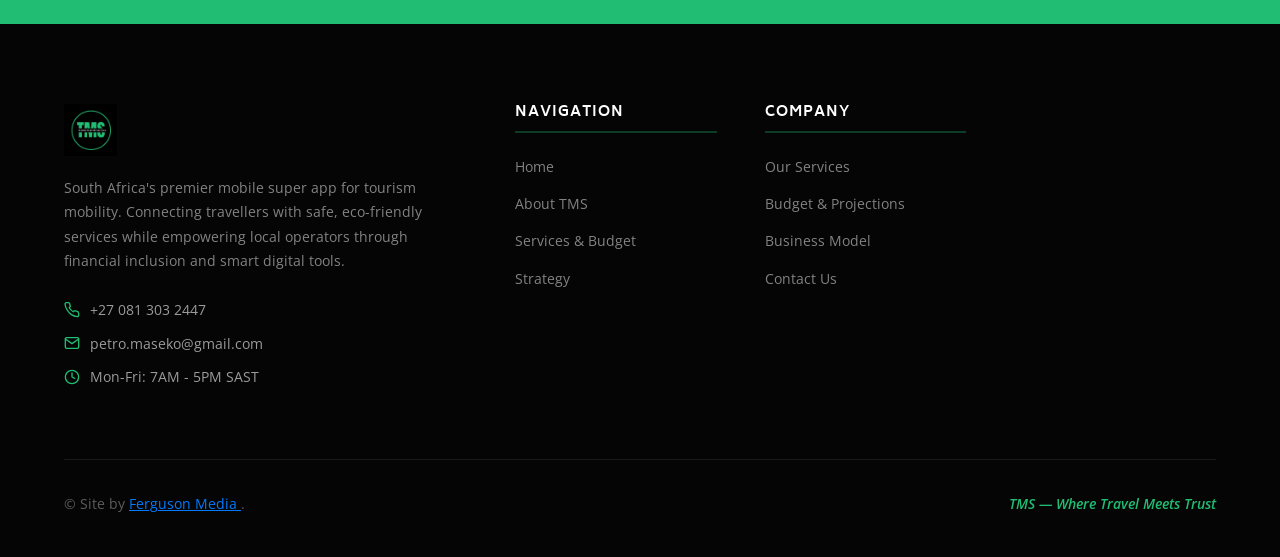
<file: strategy.html>
<!DOCTYPE html>
<html lang="en">
<head>
  <meta charset="UTF-8" />
  <meta name="viewport" content="width=device-width, initial-scale=1.0" />
  <title>Strategy | TMS - Tourism Mobility Services</title>
  <link rel="preconnect" href="https://fonts.googleapis.com" />
  <link rel="preconnect" href="https://fonts.gstatic.com" crossorigin />
  <link href="https://fonts.googleapis.com/css2?family=Biryani:wght@400;600;700;800;900&family=Open+Sans:ital,wght@0,300;0,400;0,600;0,700;1,400&display=swap" rel="stylesheet" />
  <link rel="stylesheet" href="css/style.css" />
  <style>
    .navbar-logo-wrap{display:flex;align-items:center;gap:14px;text-decoration:none;}
    .logo-img-large{display:block;height: 70px;width:auto;max-width:220px;object-fit:contain;}
    .logo-slogan-divider{width:1px;height:34px;background:rgba(0,0,0,0.15);flex-shrink:0;}
    .logo-slogan-text{font-family:'Open Sans',sans-serif;font-size:0.72rem;font-weight:700;letter-spacing:1.5px;text-transform:uppercase;color:rgba(20,20,20,0.65);line-height:1.3;white-space:nowrap;}
    @media(max-width:600px){.logo-slogan-divider,.logo-slogan-text{display:none;}.logo-img-large{height:65px;}}
    .nav-toggle{display:none;}.nav-links{display:flex!important;}
    @media(max-width:768px){.nav-toggle{display:flex!important;}.nav-links{display:none!important;}}
    .tab-bar{background:var(--white);border-bottom:1px solid #e5e5e5;box-shadow:0 2px 16px rgba(0,0,0,0.06);}
    .tab-bar .container{display:flex;}
    .tab-btn{flex:1;padding:18px 40px;font-family:'Biryani',sans-serif;font-size:0.78rem;font-weight:800;letter-spacing:2px;text-transform:uppercase;color:#999;background:none;border:none;border-bottom:3px solid transparent;cursor:pointer;transition:color 0.2s,border-color 0.2s;text-align:center;}
    .tab-btn:hover{color:var(--green);}.tab-btn.active{color:var(--green);border-bottom-color:var(--green);}
    @media(max-width:480px){.tab-btn{padding:16px 12px;font-size:0.7rem;}}
    .tab-panel{display:none;}.tab-panel.active{display:block;}
    .page-header-grid{display:grid;grid-template-columns:1fr auto;align-items:center;gap:40px;}
    .page-header-img-wrap{position:relative;flex-shrink:0;margin-right:-20px;}
    .page-header-img{width:320px;max-width:38vw;height:200px;object-fit:cover;border-radius:16px;box-shadow:0 20px 60px rgba(0,0,0,0.4);display:block;}
    .aspire-badge{position:absolute;bottom:14px;left:14px;background:rgba(32,189,115,0.92);color:#fff;font-family:'Biryani',sans-serif;font-weight:800;font-size:0.78rem;letter-spacing:2px;text-transform:uppercase;padding:8px 16px;border-radius:8px;white-space:nowrap;}
    @media(max-width:768px){.page-header-grid{grid-template-columns:1fr;}.page-header-img-wrap{display:none;}}
    .label-pill{display:inline-block;background:var(--green-light);color:var(--green);font-size:0.75rem;font-weight:700;letter-spacing:2px;text-transform:uppercase;padding:6px 18px;border-radius:50px;margin-bottom:16px;border:1px solid rgba(32,189,115,0.25);}
    .revenue-streams{display:grid;grid-template-columns:repeat(3,1fr);gap:20px;}
    @media(max-width:900px){.revenue-streams{grid-template-columns:repeat(2,1fr);}}
    @media(max-width:580px){.revenue-streams{grid-template-columns:1fr;}}
    .revenue-card{background:var(--black);border-radius:16px;padding:36px 28px;transition:transform 0.2s;}
    .revenue-card:hover{transform:translateY(-4px);}
    .revenue-card:last-child{background:var(--green);}
    .revenue-number{font-family:'Biryani',sans-serif;font-size:2.5rem;font-weight:900;color:rgba(255,255,255,0.1);line-height:1;margin-bottom:14px;}
    .revenue-card:last-child .revenue-number{color:rgba(0,0,0,0.12);}
    .revenue-card h4{font-family:'Biryani',sans-serif;font-size:0.95rem;font-weight:800;color:var(--white);margin-bottom:10px;}
    .revenue-card:last-child h4{color:var(--black);}
    .revenue-card p{font-size:0.875rem;color:rgba(255,255,255,0.6);line-height:1.65;margin:0;}
    .revenue-card:last-child p{color:rgba(0,0,0,0.65);}
    .canvas-grid{display:grid;grid-template-columns:repeat(5,1fr);gap:2px;background:#ddd;border-radius:12px;overflow:hidden;}
    .canvas-cell{background:var(--white);padding:22px 20px;}
    .canvas-cell.dark{background:var(--black);}
    .canvas-cell.dark h5{color:var(--green);}
    .canvas-cell.dark li{color:rgba(255,255,255,0.65);}
    .canvas-cell.gray{background:var(--gray-100);}
    .canvas-cell h5{font-family:'Biryani',sans-serif;font-size:0.78rem;font-weight:800;letter-spacing:1.5px;text-transform:uppercase;color:var(--green);margin-bottom:12px;}
    .canvas-cell ul{list-style:none;padding:0;margin:0;}
    .canvas-cell li{font-size:0.8rem;color:#555;padding:3px 0;border-bottom:1px solid rgba(0,0,0,0.05);line-height:1.5;}
    .canvas-cell li:last-child{border-bottom:none;}
    .span-2{grid-column:span 2;}.span-3{grid-column:span 3;}.span-5{grid-column:span 5;}
    .principles-box{background:var(--black);border-radius:20px;padding:48px 40px;}
    .principle-item{display:flex;align-items:flex-start;gap:16px;padding:16px 0;border-bottom:1px solid rgba(255,255,255,0.07);}
    .principle-item:last-child{border-bottom:none;}
    .principle-num{width:36px;height:36px;background:rgba(32,189,115,0.12);border:1px solid rgba(32,189,115,0.3);border-radius:8px;display:flex;align-items:center;justify-content:center;flex-shrink:0;font-family:'Biryani',sans-serif;font-weight:800;font-size:0.8rem;color:var(--green);}
    .principle-item h5{color:var(--white);margin-bottom:4px;font-family:'Biryani',sans-serif;font-size:0.9rem;}
    .principle-item p{color:rgba(255,255,255,0.55);font-size:0.85rem;margin:0;line-height:1.6;}
    .adv-grid{display:grid;grid-template-columns:repeat(3,1fr);gap:20px;}
    @media(max-width:900px){.adv-grid{grid-template-columns:1fr;}}
    .personality-list{display:flex;flex-direction:column;gap:14px;}
    .personality-item{display:flex;align-items:center;gap:14px;}
    .personality-dot{width:10px;height:10px;background:var(--green);border-radius:50%;flex-shrink:0;}
    .channel-grid{display:grid;grid-template-columns:repeat(2,1fr);gap:20px;}
    @media(max-width:700px){.channel-grid{grid-template-columns:1fr;}}
    .channel-card{display:flex;gap:18px;align-items:flex-start;padding:28px;background:var(--white);border-radius:16px;border:1px solid #eee;transition:border-color 0.2s,transform 0.2s;}
    .channel-card:hover{border-color:rgba(32,189,115,0.3);transform:translateY(-3px);}
    .channel-dot{width:10px;height:10px;background:var(--green);border-radius:50%;flex-shrink:0;margin-top:6px;}
    .channel-card h5{font-family:'Biryani',sans-serif;font-weight:800;font-size:0.9rem;margin-bottom:8px;}
    .channel-card p{font-size:0.875rem;color:#666;line-height:1.65;margin:0;}
    .audience-grid{display:grid;grid-template-columns:repeat(2,1fr);gap:24px;}
    @media(max-width:700px){.audience-grid{grid-template-columns:1fr;}}
    .gaps-grid{display:grid;grid-template-columns:repeat(3,1fr);gap:18px;}
    @media(max-width:900px){.gaps-grid{grid-template-columns:repeat(2,1fr);}}
    @media(max-width:580px){.gaps-grid{grid-template-columns:1fr;}}
    .gap-item{padding:26px 24px;background:var(--white);border-radius:12px;border-left:4px solid var(--green);}
    .gap-item h5{font-family:'Biryani',sans-serif;font-weight:800;font-size:0.9rem;margin-bottom:8px;}
    .gap-item p{font-size:0.855rem;color:#666;line-height:1.65;margin:0;}
    .usp-bar{background:var(--green);padding:32px 0;}
    .usp-inner{display:flex;justify-content:space-around;flex-wrap:wrap;gap:24px;text-align:center;}
    .usp-item h3{font-family:'Biryani',sans-serif;font-size:1.7rem;font-weight:900;color:var(--black);margin:0 0 4px;}
    .usp-item p{font-size:0.78rem;font-weight:700;letter-spacing:1px;text-transform:uppercase;color:rgba(0,0,0,0.55);margin:0;}
    .sidebar-overlay{position:fixed;inset:0;background:rgba(0,0,0,0.55);backdrop-filter:blur(2px);z-index:1998;opacity:0;pointer-events:none;transition:opacity 0.35s;}
    .sidebar-overlay.open{opacity:1;pointer-events:all;}
    .sidebar{position:fixed;top:0;right:0;width:300px;height:100vh;background:#0a0a0a;z-index:1999;display:flex;flex-direction:column;transform:translateX(100%);transition:transform 0.38s cubic-bezier(0.4,0,0.2,1);overflow-y:auto;}
    .sidebar.open{transform:translateX(0);}
    .sidebar-header{display:flex;align-items:center;justify-content:space-between;padding:20px 24px;border-bottom:1px solid rgba(255,255,255,0.08);}
    .sidebar-logo{height:44px;width:auto;object-fit:contain;}
    .sidebar-close{background:none;border:none;cursor:pointer;padding:6px;display:flex;align-items:center;justify-content:center;color:rgba(255,255,255,0.7);border-radius:8px;transition:background 0.2s;}
    .sidebar-close:hover{background:rgba(255,255,255,0.08);color:#fff;}
    .sidebar-close svg{width:22px;height:22px;stroke:currentColor;fill:none;stroke-width:2;stroke-linecap:round;}
    .sidebar-nav{flex:1;padding:24px 16px;display:flex;flex-direction:column;gap:4px;}
    .sidebar-nav a{display:flex;align-items:center;gap:12px;font-family:'Open Sans',sans-serif;font-weight:600;font-size:0.95rem;color:rgba(255,255,255,0.75);padding:12px 16px;border-radius:10px;text-decoration:none;transition:all 0.2s;}
    .sidebar-nav a:hover,.sidebar-nav a.active{background:rgba(32,189,115,0.12);color:#20BD73;}
    .sidebar-nav a .nav-dot{width:6px;height:6px;border-radius:50%;background:rgba(255,255,255,0.2);flex-shrink:0;transition:background 0.2s;}
    .sidebar-nav a:hover .nav-dot,.sidebar-nav a.active .nav-dot{background:#20BD73;}
    .sidebar-divider{height:1px;background:rgba(255,255,255,0.07);margin:8px 16px;}
    .sidebar-footer{padding:20px 24px;border-top:1px solid rgba(255,255,255,0.08);}
    .sidebar-footer a{display:block;background:#20BD73;color:#fff;text-align:center;font-family:'Open Sans',sans-serif;font-weight:600;font-size:0.95rem;padding:14px 24px;border-radius:10px;text-decoration:none;transition:background 0.2s;}
    .sidebar-footer a:hover{background:#18a562;}
    .sidebar-tagline{text-align:center;font-size:0.72rem;color:rgba(255,255,255,0.25);margin-top:16px;font-family:'Open Sans',sans-serif;letter-spacing:1px;text-transform:uppercase;}
    html{scroll-behavior:smooth;}
  </style>
</head>
<body>
  <div id="loader-wrapper"><span class="loader"></span></div>
  <div class="sidebar-overlay" id="sidebarOverlay"></div>
  <aside class="sidebar" id="sidebar">
    <div class="sidebar-header">
      <img src="images/black-logo.png" alt="TMS Logo" class="sidebar-logo" onerror="this.style.display='none';" />
      <button class="sidebar-close" id="sidebarClose" aria-label="Close menu">
        <svg viewBox="0 0 24 24"><line x1="18" y1="6" x2="6" y2="18"/><line x1="6" y1="6" x2="18" y2="18"/></svg>
      </button>
    </div>
    <nav class="sidebar-nav">
      <a href="index.html"><span class="nav-dot"></span>Home</a>
      <a href="about.html"><span class="nav-dot"></span>About</a>
      <a href="platform.html"><span class="nav-dot"></span>Services &amp; Budget</a>
      <a href="strategy.html" class="active"><span class="nav-dot"></span>Strategy</a>
      <div class="sidebar-divider"></div>
    </nav>
    <div class="sidebar-footer">
      <a href="contact.html">Contact Us</a>
      <p class="sidebar-tagline">Where Travel Meets Trust</p>
    </div>
  </aside>

  <nav class="navbar white-bg" id="navbar">
    <div class="container">
      <div class="navbar-inner">
        <a href="index.html" class="navbar-logo-wrap">
          <img src="images/white-logo.png" alt="TMS" class="logo-img-large" onerror="this.style.outline='2px dashed rgba(32,189,115,0.5)';this.style.padding='4px 12px';this.style.borderRadius='6px';" />
          <div class="logo-slogan-divider"></div>
          <span class="logo-slogan-text">Where Travel<br>Meets Trust</span>
        </a>
        <ul class="nav-links" id="navLinks">
          <li><a href="index.html">Home</a></li>
          <li><a href="about.html">About</a></li>
          <li><a href="platform.html">Services &amp; Budget</a></li>
          <li><a href="strategy.html" class="active">Strategy</a></li>
          <li><a href="contact.html" class="btn-nav">Contact Us</a></li>
        </ul>
        <button class="nav-toggle" id="navToggle" aria-label="Open navigation" aria-expanded="false"><span></span><span></span><span></span></button>
      </div>
    </div>
  </nav>

  <div class="breadcrumb"><div class="container"><div class="breadcrumb-inner"><a href="index.html">Home</a><span class="breadcrumb-sep">/</span><span>Strategy</span></div></div></div>

  <div class="page-header">
    <div class="container">
      <div class="page-header-grid">
        <div>
          <div class="label">Investor Ready</div>
          <h1>Strategy</h1>
          <p>TMS's business model and go-to-market approach &mdash; how the platform generates revenue and how it reaches, converts, and retains its audience.</p>
        </div>
        <div class="page-header-img-wrap">
          <img src="images/strategy.jpg" alt="TMS Strategy" class="page-header-img" onerror="this.style.display='none';" />
          <!-- <div class="aspire-badge">&#10022; Aspire to Inspire</div> -->
        </div>
      </div>
    </div>
  </div>  

  <div class="tab-bar">
    <div class="container">
      <button class="tab-btn active" data-tab="business-model">Business Model</button>
      <button class="tab-btn" data-tab="marketing">Marketing</button>
    </div>
  </div>

  <div class="tab-panel active" id="tab-business-model">
    <section class="section">
      <div class="container">
        <div class="grid-2" style="align-items:center;gap:80px;">
          <div>
            <div class="label-pill">Model Overview</div>
            <h2>Aggregator E-Commerce B2B2C Platform</h2>
            <p>TMS operates as a digital aggregator &mdash; a neutral marketplace infrastructure that connects tourism service operators (B2B) with end consumers (B2C) while generating value and revenue at every layer of the transaction.</p>
            <p>Unlike extractive commission-based platforms, TMS empowers operators through a Smart Jobs Coupon system that guarantees income, digital tools that reduce overhead, and a growing user base that delivers demand without intermediary exploitation.</p>
            <p>The platform monetizes through subscription tiers, advertising, data licensing, sponsored content, and premium feature access &mdash; creating diverse revenue streams that are resilient to market fluctuations and scalable across geographies.</p>
            <a href="contact.html" class="btn btn-primary" style="margin-top:16px;">Discuss Partnership</a>
          </div>
          <div class="principles-box">
            <h3 style="color:var(--green);font-size:0.85rem;letter-spacing:2px;text-transform:uppercase;margin-bottom:24px;font-family:'Biryani',sans-serif;">Core Model Principles</h3>
            <div class="principle-item"><div class="principle-num">01</div><div><h5>Zero Commission from Operators</h5><p>Operators retain 100% of their earnings. TMS earns through subscriptions, advertising, and premium features &mdash; not by taxing operator income.</p></div></div>
            <div class="principle-item"><div class="principle-num">02</div><div><h5>Smart Jobs Coupon Economy</h5><p>A proprietary digital coupon system creates guaranteed income for operators, drives consumer engagement, and establishes a unique monetization layer.</p></div></div>
            <div class="principle-item"><div class="principle-num">03</div><div><h5>Multi-Layered Revenue</h5><p>Six distinct revenue streams across advertising, data, premium features, partnerships, and coupons create resilience against market volatility.</p></div></div>
            <div class="principle-item"><div class="principle-num">04</div><div><h5>Scalable Global Architecture</h5><p>Built to replicate across new markets with minimal incremental infrastructure cost, enabling rapid geographic expansion.</p></div></div>
          </div>
        </div>
      </div>
    </section>

    <section class="section bg-gray">
      <div class="container">
        <div class="section-header"><div class="label">Revenue Generation</div><h2>Six Core Revenue Streams</h2><p>Diversified income sources designed for resilience, growth, and scalability across every stage of platform development.</p></div>
        <div class="revenue-streams">
          <div class="revenue-card"><div class="revenue-number">01</div><h4>Smart Jobs Coupons</h4><p>Proprietary digital coupon economy generating transactional revenue from every coupon issued, redeemed, and circulated within the TMS ecosystem.</p></div>
          <div class="revenue-card"><div class="revenue-number">02</div><h4>Tourism &amp; Hospitality Partnerships</h4><p>Strategic partnership agreements with hotels, tour operators, airlines, and tourism boards generate referral fees, licensing revenue, and co-marketing income.</p></div>
          <div class="revenue-card"><div class="revenue-number">03</div><h4>Premium Features &amp; Subscriptions</h4><p>Operators and businesses access advanced analytics, priority listing, enhanced marketing tools, and premium support through tiered monthly subscription plans.</p></div>
          <div class="revenue-card"><div class="revenue-number">04</div><h4>Data Analytics Licensing</h4><p>Anonymized, aggregated tourism mobility data licensed to tourism boards, urban planners, government agencies, and research institutions.</p></div>
          <div class="revenue-card"><div class="revenue-number">05</div><h4>Sponsored Content &amp; Digital Advertising</h4><p>In-app advertising, sponsored listings, push notification campaigns, and branded content reach active travellers at peak decision-making moments.</p></div>
          <div class="revenue-card"><div class="revenue-number">06</div><h4>Transaction Processing Fees</h4><p>Small processing fees applied to all payment gateway transactions &mdash; generating meaningful aggregate revenue at scale as transaction volume grows.</p></div>
        </div>
      </div>
    </section>

    <section class="section">
      <div class="container">
        <div class="section-header"><div class="label">Strategic Framework</div><h2>Business Model Canvas</h2><p>A comprehensive view of the TMS value architecture.</p></div>
        <div style="overflow-x:auto;"><div style="min-width:800px;">
          <div class="canvas-grid">
            <div class="canvas-cell"><h5>Key Partners</h5><ul><li>Namola (Safety)</li><li>Vodacom / Vodapay</li><li>Nedbank (Fintech)</li><li>SA Tourism Boards</li><li>Hotel &amp; Hospitality Groups</li><li>Independent Operators</li><li>Tech Infrastructure Providers</li><li>Municipality &amp; Government</li></ul></div>
            <div class="canvas-cell span-2"><h5>Key Activities</h5><ul><li>Platform development &amp; maintenance</li><li>Operator onboarding &amp; training</li><li>Safety system management</li><li>Marketing &amp; user acquisition</li><li>Payment processing &amp; fintech ops</li><li>Data analytics &amp; insights</li><li>Partner relationship management</li><li>Regulatory compliance</li></ul></div>
            <div class="canvas-cell span-2"><h5>Value Proposition</h5><ul><li>Single platform for all mobility</li><li>Integrated safety (Namola)</li><li>Zero-commission for operators</li><li>Financial inclusion tools</li><li>Eco-conscious transport options</li><li>Curated tourism experiences</li><li>Cashless payment ecosystem</li><li>Real-time reliable service</li></ul></div>
            <div class="canvas-cell"><h5>Key Resources</h5><ul><li>Mobile application platform</li><li>Operator network</li><li>Payment gateway integrations</li><li>Safety infrastructure</li><li>Data &amp; analytics engine</li><li>Brand &amp; marketing assets</li><li>Development team</li></ul></div>
            <div class="canvas-cell span-2"><h5>Channels</h5><ul><li>Mobile app (iOS &amp; Android)</li><li>Social media platforms</li><li>Tourism board partnerships</li><li>Hotel &amp; hospitality referrals</li><li>Airport &amp; transport hubs</li><li>Influencer marketing</li><li>Traditional media &amp; PR</li></ul></div>
            <div class="canvas-cell span-2"><h5>Customer Relationships</h5><ul><li>Self-service app interface</li><li>Operator support portal</li><li>In-app customer service</li><li>Community referral programs</li><li>Loyalty &amp; coupon rewards</li><li>Safety assurance systems</li></ul></div>
            <div class="canvas-cell span-2 gray"><h5>Customer Segments</h5><ul><li>International tourists visiting South Africa</li><li>Domestic leisure &amp; business travellers</li><li>VFR travellers &mdash; villages, townships &amp; small dorpies</li><li>Independent transport operators &amp; drivers</li><li>Tourism &amp; hospitality businesses</li><li>Professional service providers (Do it 4 U)</li></ul></div>
            <div class="canvas-cell gray"><h5>Revenue Streams</h5><ul><li>Smart Jobs Coupons</li><li>Tourism Partnerships</li><li>Premium Subscriptions</li><li>Data Analytics Licensing</li><li>Sponsored Content</li><li>Transaction Fees</li></ul></div>
            <div class="canvas-cell span-5 dark"><h5>Cost Structure</h5><ul style="display:grid;grid-template-columns:repeat(3,1fr);gap:6px;"><li>Platform development &amp; hosting</li><li>Staff salaries &amp; benefits</li><li>Marketing &amp; user acquisition</li><li>Safety infrastructure (Namola)</li><li>Payment processing costs</li><li>Office &amp; operational overhead</li><li>API &amp; third-party integrations</li><li>Legal &amp; compliance costs</li><li>Contingency reserve fund</li></ul></div>
          </div>
        </div></div>
      </div>
    </section>

    <section class="section bg-gray">
      <div class="container">
        <div class="section-header"><div class="label">Why TMS Wins</div><h2>Competitive Advantages</h2><p>TMS occupies a uniquely defensible position in the South African tourism mobility market.</p></div>
        <div class="adv-grid">
          <div class="card"><div class="card-icon"><svg viewBox="0 0 24 24" fill="none" stroke="#20BD73" stroke-width="2" style="width:32px;height:32px;"><path d="M12 22s8-4 8-10V5l-8-3-8 3v7c0 6 8 10 8 10z" stroke-linecap="round" stroke-linejoin="round"/></svg></div><h4>Integrated Safety Infrastructure</h4><p>No competitor in the South African market offers panic button emergency response as a native, embedded feature. This creates deeply meaningful differentiation for safety-conscious travellers.</p></div>
          <div class="card"><div class="card-icon"><svg viewBox="0 0 24 24" fill="none" stroke="#20BD73" stroke-width="2" style="width:32px;height:32px;"><line x1="12" y1="1" x2="12" y2="23" stroke-linecap="round"/><path d="M17 5H9.5a3.5 3.5 0 0 0 0 7h5a3.5 3.5 0 0 1 0 7H6" stroke-linecap="round" stroke-linejoin="round"/></svg></div><h4>Zero-Commission Operator Model</h4><p>Competing platforms charge 20&ndash;30% commission from every trip. TMS's coupon-based model retains operator earnings, driving superior operator loyalty and platform advocacy.</p></div>
          <div class="card"><div class="card-icon"><svg viewBox="0 0 24 24" fill="none" stroke="#20BD73" stroke-width="2" style="width:32px;height:32px;"><path d="M21 16V8a2 2 0 0 0-1-1.73l-7-4a2 2 0 0 0-2 0l-7 4A2 2 0 0 0 3 8v8a2 2 0 0 0 1 1.73l7 4a2 2 0 0 0 2 0l7-4A2 2 0 0 0 21 16z" stroke-linecap="round" stroke-linejoin="round"/></svg></div><h4>True Multi-Modal Consolidation</h4><p>Ride-hailing, cycling, on-foot errands, delivery, and professional services under one platform eliminates app-switching and builds compounding network effects.</p></div>
        </div>
      </div>
    </section>

    <section class="cta-section">
      <div class="container">
        <h2>Invest in a Platform Built for Scale</h2>
        <p>TMS represents a unique investment opportunity in the intersection of tourism technology, financial inclusion, and African economic development.</p>
        <div style="display:flex;gap:16px;justify-content:center;flex-wrap:wrap;">
          <a href="contact.html" class="btn btn-dark btn-lg">Contact Our Team</a>
          <a href="platform.html" class="btn btn-outline btn-lg">View Services &amp; Budget</a>
        </div>
      </div>
    </section>
  </div>

  <div class="tab-panel" id="tab-marketing">
    <section class="section">
      <div class="container">
        <div class="grid-2" style="gap:80px;align-items:center;">
          <div>
            <div class="label-pill">Positioning</div>
            <h2>Brand Positioning Statement</h2>
            <p>TMS is positioned as South Africa's only comprehensive tourism super app &mdash; a platform that consolidates safety, mobility, professional services, and financial tools into a single experience.</p>
            <p>Our positioning is built on three pillars: <strong>consolidated convenience</strong>, <strong>safety assurance</strong>, and <strong>economic empowerment</strong>. These pillars are structural features of our platform that competitors cannot quickly replicate.</p>
            <p>TMS speaks to both the tourist seeking a trustworthy, effortless travel companion and the local operator seeking a fair, empowering digital income platform.</p>
          </div>
          <div class="principles-box">
            <h3 style="color:var(--green);font-size:0.85rem;letter-spacing:2px;text-transform:uppercase;margin-bottom:24px;font-family:'Biryani',sans-serif;">Brand Personality Attributes</h3>
            <div class="personality-list">
              <div class="personality-item"><div class="personality-dot"></div><div><strong style="color:var(--white);font-size:0.95rem;">Innovative</strong><span style="color:rgba(255,255,255,0.5);font-size:0.875rem;"> &mdash; Forward-thinking solutions that reshape how tourism works</span></div></div>
              <div class="personality-item"><div class="personality-dot"></div><div><strong style="color:var(--white);font-size:0.95rem;">Inclusive</strong><span style="color:rgba(255,255,255,0.5);font-size:0.875rem;"> &mdash; Designed for every traveller and every operator without exception</span></div></div>
              <div class="personality-item"><div class="personality-dot"></div><div><strong style="color:var(--white);font-size:0.95rem;">Reliable</strong><span style="color:rgba(255,255,255,0.5);font-size:0.875rem;"> &mdash; Consistent, trustworthy service delivery at every touchpoint</span></div></div>
              <div class="personality-item"><div class="personality-dot"></div><div><strong style="color:var(--white);font-size:0.95rem;">Progressive</strong><span style="color:rgba(255,255,255,0.5);font-size:0.875rem;"> &mdash; Committed to continuous improvement and responsible growth</span></div></div>
              <div class="personality-item"><div class="personality-dot"></div><div><strong style="color:var(--white);font-size:0.95rem;">Human-Centered</strong><span style="color:rgba(255,255,255,0.5);font-size:0.875rem;"> &mdash; Technology designed around real people, real journeys, real needs</span></div></div>
              <div class="personality-item"><div class="personality-dot"></div><div><strong style="color:var(--white);font-size:0.95rem;">Safety-First</strong><span style="color:rgba(255,255,255,0.5);font-size:0.875rem;"> &mdash; Every feature evaluated through the lens of user protection</span></div></div>
            </div>
          </div>
        </div>
      </div>
    </section>

    <div class="usp-bar"><div class="container"><div class="usp-inner">
      <div class="usp-item"><h3>1 App</h3><p>Complete mobility ecosystem</p></div>
      <div class="usp-item"><h3>0% Commission</h3><p>For all platform operators</p></div>
      <div class="usp-item"><h3>24/7 Safety</h3><p>Namola emergency integration</p></div>
      <div class="usp-item"><h3>5+ Streams</h3><p>Diversified revenue model</p></div>
    </div></div></div>

    <section class="section bg-gray">
      <div class="container">
        <div class="section-header"><div class="label">Audience</div><h2>Target Audience</h2><p>TMS serves two distinct but interconnected audiences whose needs and growth reinforce each other.</p></div>
        <div class="audience-grid">
          <div class="card"><div class="card-icon"><svg viewBox="0 0 24 24" fill="none" stroke="#20BD73" stroke-width="2" style="width:32px;height:32px;"><path d="M17 21v-2a4 4 0 0 0-4-4H5a4 4 0 0 0-4 4v2" stroke-linecap="round" stroke-linejoin="round"/><circle cx="9" cy="7" r="4" stroke-linecap="round"/><path d="M23 21v-2a4 4 0 0 0-3-3.87M16 3.13a4 4 0 0 1 0 7.75" stroke-linecap="round" stroke-linejoin="round"/></svg></div><h4>Consumer Audience</h4><p><strong>International Tourists:</strong> Visitors seeking safe, reliable, and convenient mobility. Aged 25&ndash;55, digitally native, safety-conscious, and value-driven.</p><p style="margin-top:12px;"><strong>VFR Travellers:</strong> Tourists visiting friends and relatives in villages, townships (VTSD), and small dorpies across South Africa.</p><p style="margin-top:12px;"><strong>Domestic Travellers:</strong> South African leisure and business travellers who want a superior, consolidated app experience.</p></div>
          <div class="card"><div class="card-icon"><svg viewBox="0 0 24 24" fill="none" stroke="#20BD73" stroke-width="2" style="width:32px;height:32px;"><rect x="2" y="7" width="20" height="14" rx="2" ry="2" stroke-linecap="round" stroke-linejoin="round"/><path d="M16 21V5a2 2 0 0 0-2-2h-4a2 2 0 0 0-2 2v16" stroke-linecap="round" stroke-linejoin="round"/></svg></div><h4>Operator Audience</h4><p><strong>Independent Transport Operators:</strong> Drivers, motorcycle couriers, cyclists, and on-foot operators seeking a fair platform that respects their income.</p><p style="margin-top:12px;"><strong>Tourism Businesses:</strong> Hotels, guesthouses, tour companies, and activity providers seeking to reach tourists through a trusted platform.</p><p style="margin-top:12px;"><strong>Professional Service Providers:</strong> Concierge professionals, translators, photographers, and specialists seeking access to the premium tourist market.</p></div>
        </div>
      </div>
    </section>

    <section class="section">
      <div class="container">
        <div class="section-header"><div class="label">Go-to-Market Channels</div><h2>Marketing Channels</h2><p>A multi-channel approach that reaches both consumer and operator audiences through the most effective touchpoints.</p></div>
        <div class="channel-grid">
          <div class="channel-card"><div class="channel-dot"></div><div><h5>Social Media Marketing</h5><p>Targeted campaigns across Instagram, Facebook, TikTok, and LinkedIn reaching travellers at research and inspiration stages. Content focuses on travel tips, operator success stories, safety highlights, and eco-tourism advocacy.</p></div></div>
          <div class="channel-card"><div class="channel-dot"></div><div><h5>Influencer Marketing</h5><p>Partnerships with South African travel influencers, food bloggers, lifestyle creators, and adventure enthusiasts to generate authentic, high-trust content. Focus on micro-influencers with highly engaged followings.</p></div></div>
          <div class="channel-card"><div class="channel-dot"></div><div><h5>Tourism Board Partnerships</h5><p>Strategic alliances with South African Tourism, provincial tourism boards, and destination management organizations to integrate TMS into official visitor information and tourism guides.</p></div></div>
          <div class="channel-card"><div class="channel-dot"></div><div><h5>Safety Campaigns</h5><p>Public awareness campaigns emphasizing TMS's safety advantages &mdash; particularly the Namola panic button integration. Targeted at international tourists, embassies, travel advisories, and safety-conscious communities.</p></div></div>
          <div class="channel-card"><div class="channel-dot"></div><div><h5>Referral Programs</h5><p>Structured incentive programs rewarding both operators and users for platform referrals. Smart Jobs Coupon rewards for operators who bring new operators. User-facing referral credits that drive organic, cost-efficient acquisition.</p></div></div>
          <div class="channel-card"><div class="channel-dot"></div><div><h5>Traditional Media &amp; PR</h5><p>Targeted editorial coverage in travel publications, business media, and mainstream press. Airport advertising, in-room hotel materials, and travel agency partnerships ensure physical presence at key tourist touchpoints.</p></div></div>
        </div>
      </div>
    </section>

    <section class="section bg-gray">
      <div class="container">
        <div class="section-header"><div class="label">Market Opportunity</div><h2>Market Gaps TMS Fills</h2><p>TMS enters a market with significant, well-defined gaps that no existing competitor has adequately addressed.</p></div>
        <div class="gaps-grid">
          <div class="gap-item"><h5>Consolidation Gap</h5><p>Tourists currently use 4&ndash;6 separate apps to manage transportation, deliveries, professional services, and payments. TMS eliminates this fragmentation &mdash; one download, every service.</p></div>
          <div class="gap-item"><h5>Safety Integration Gap</h5><p>Existing platforms offer no embedded emergency response. For international tourists &mdash; particularly female solo travellers &mdash; the absence of safety infrastructure is a significant barrier to trust.</p></div>
          <div class="gap-item"><h5>Financial Inclusion Gap</h5><p>Informal economy operators lack access to formal digital income platforms. Their commission burden on existing platforms prevents meaningful income accumulation. TMS's zero-commission model opens formal economic participation.</p></div>
          <div class="gap-item"><h5>Multi-Modal Ecosystem Gap</h5><p>No platform in South Africa offers ride-hailing, cycling, on-foot errands, and professional services under a unified booking and payment system.</p></div>
          <div class="gap-item"><h5>Zero-Commission Gap</h5><p>The South African gig economy is undermined by extractive platform commission models taking up to 30% per transaction. A zero-commission model fundamentally changes the operator relationship.</p></div>
          <div class="gap-item"><h5>Tourism-Specific Fintech Gap</h5><p>No platform has built a fintech layer specifically optimised for tourism &mdash; smart coupons, tourist-friendly payment options, and instant operator payouts. TMS's Vodapay and Nedbank integration fills this gap.</p></div>
        </div>
      </div>
    </section>

    <section class="cta-section">
      <div class="container">
        <h2>Join the TMS Marketing Ecosystem</h2>
        <p>Whether you are a tourism brand, an operator, or a strategic partner, TMS offers unparalleled access to an engaged, active tourism audience.</p>
        <div style="display:flex;gap:16px;justify-content:center;flex-wrap:wrap;">
          <a href="contact.html" class="btn btn-dark btn-lg">Partner With Us</a>
          <a href="platform.html" class="btn btn-outline btn-lg">View Services &amp; Budget</a>
        </div>
      </div>
    </section>
  </div>

<footer class="footer">
  <div class="container">
    <div class="footer-grid">
      <div class="footer-brand">
        <img src="images/black-logo.png" alt="TMS" style="height:52px;width:auto;object-fit:contain;display:block;margin-bottom:20px;" onerror="this.style.display='none';" />
        <p>South Africa's premier mobile super app for tourism mobility. Connecting travellers with safe, eco-friendly services while empowering local operators through financial inclusion and smart digital tools.</p>
        <div>
          <div class="footer-contact-item">
            <svg viewBox="0 0 24 24" fill="none" stroke="currentColor" stroke-width="2"><path d="M22 16.92v3a2 2 0 0 1-2.18 2 19.79 19.79 0 0 1-8.63-3.07A19.5 19.5 0 0 1 4.69 12 19.79 19.79 0 0 1 1.61 3.36 2 2 0 0 1 3.6 1h3a2 2 0 0 1 2 1.72 12.84 12.84 0 0 0 .7 2.81 2 2 0 0 1-.45 2.11L7.91 8.6a16 16 0 0 0 6 6l.92-.92a2 2 0 0 1 2.11-.45 12.84 12.84 0 0 0 2.81.7A2 2 0 0 1 21.44 16z" stroke-linecap="round" stroke-linejoin="round"/></svg>
            <a href="tel:+27081303244">+27 081 303 2447</a>
          </div>
          <div class="footer-contact-item">
            <svg viewBox="0 0 24 24" fill="none" stroke="currentColor" stroke-width="2"><path d="M4 4h16c1.1 0 2 .9 2 2v12c0 1.1-.9 2-2 2H4c-1.1 0-2-.9-2-2V6c0-1.1.9-2 2-2z" stroke-linecap="round" stroke-linejoin="round"/><polyline points="22,6 12,13 2,6" stroke-linecap="round" stroke-linejoin="round"/></svg>
            <a href="mailto:petro.maseko@gmail.com">petro.maseko@gmail.com</a>
          </div>
          <div class="footer-contact-item">
            <svg viewBox="0 0 24 24" fill="none" stroke="currentColor" stroke-width="2"><circle cx="12" cy="12" r="10" stroke-linecap="round"/><polyline points="12 6 12 12 16 14" stroke-linecap="round" stroke-linejoin="round"/></svg>
            <span>Mon-Fri: 7AM - 5PM SAST</span>
          </div>
        </div>
      </div>

      <div class="footer-col">
        <h5>Navigation</h5>
        <ul class="footer-links">
          <li><a href="index.html">Home</a></li>
          <li><a href="about.html">About TMS</a></li>
          <li><a href="platform.html">Services &amp; Budget</a></li>
          <li><a href="strategy.html">Strategy</a></li>
        </ul>
      </div>

      <div class="footer-col">
        <h5>Company</h5>
        <ul class="footer-links">
          <li><a href="platform.html">Our Services</a></li>
          <li><a href="platform.html#budget">Budget &amp; Projections</a></li>
          <li><a href="strategy.html">Business Model</a></li>
          <li><a href="contact.html">Contact Us</a></li>
        </ul>
      </div>
    </div>

    <div class="footer-bottom">
      <p>
        &copy;  Site by 
        <a href="https://fergusonmedia.co.za" target="_blank" style="color:#007bff;text-decoration:underline;">
          Ferguson Media
        </a>.
      </p>

      <p class="tagline">TMS — Where Travel Meets Trust</p>
    </div>
  </div>
</footer>

  <script src="js/script.js"></script>
  <script>
    var tabBtns=document.querySelectorAll('.tab-btn'),tabPanels=document.querySelectorAll('.tab-panel');
    function openTab(id){tabBtns.forEach(function(b){b.classList.remove('active');});tabPanels.forEach(function(p){p.classList.remove('active');});var btn=document.querySelector('[data-tab="'+id+'"]'),panel=document.getElementById('tab-'+id);if(btn)btn.classList.add('active');if(panel)panel.classList.add('active');}
    tabBtns.forEach(function(btn){btn.addEventListener('click',function(){openTab(btn.dataset.tab);});});
    if(window.location.hash){var h=window.location.hash.replace('#','');if(document.getElementById('tab-'+h))openTab(h);}
    var sidebar=document.getElementById('sidebar'),sidebarOverlay=document.getElementById('sidebarOverlay'),navToggle=document.getElementById('navToggle'),sidebarClose=document.getElementById('sidebarClose');
    function openSidebar(){sidebar.classList.add('open');sidebarOverlay.classList.add('open');document.body.style.overflow='hidden';}
    function closeSidebar(){sidebar.classList.remove('open');sidebarOverlay.classList.remove('open');document.body.style.overflow='';}
    navToggle.addEventListener('click',function(){sidebar.classList.contains('open')?closeSidebar():openSidebar();});
    sidebarClose.addEventListener('click',closeSidebar);sidebarOverlay.addEventListener('click',closeSidebar);
    document.addEventListener('keydown',function(e){if(e.key==='Escape')closeSidebar();});
  </script>
</body>
</html>
</file>
<file: css/style.css>
/* ============================================
   TMS - Tourism Mobility Services
   Main Stylesheet
   ============================================ */

/* Google Fonts */
@import url('https://fonts.googleapis.com/css2?family=Biryani:wght@400;600;700;800;900&family=Open+Sans:ital,wght@0,300;0,400;0,600;0,700;1,400&display=swap');

/* ============================================
   CSS VARIABLES
   ============================================ */
:root {
  --green: #20BD73;
  --green-dark: #18a562;
  --green-light: #e8f9f1;
  --black: #000000;
  --white: #FFFFFF;
  --gray-100: #f8f9fa;
  --gray-200: #e9ecef;
  --gray-300: #dee2e6;
  --gray-500: #adb5bd;
  --gray-700: #495057;
  --gray-900: #212529;
  --font-heading: 'Biryani', sans-serif;
  --font-body: 'Open Sans', sans-serif;
  --shadow-sm: 0 2px 8px rgba(0, 0, 0, 0.08);
  --shadow-md: 0 4px 20px rgba(0, 0, 0, 0.12);
  --shadow-lg: 0 8px 40px rgba(0, 0, 0, 0.16);
  --radius: 8px;
  --radius-lg: 16px;
  --transition: all 0.3s ease;
  --nav-height: 72px;
}

/* ============================================
   RESET & BASE
   ============================================ */
*,
*::before,
*::after {
  box-sizing: border-box;
  margin: 0;
  padding: 0;
}

html {
  scroll-behavior: smooth;
  font-size: 16px;
}

body {
  font-family: var(--font-body);
  color: var(--gray-900);
  background: var(--white);
  line-height: 1.7;
  -webkit-font-smoothing: antialiased;
}

img {
  max-width: 100%;
  height: auto;
  display: block;
}

a {
  text-decoration: none;
  color: inherit;
  transition: var(--transition);
}

ul {
  list-style: none;
}

/* ============================================
   TYPOGRAPHY
   ============================================ */
h1,
h2,
h3,
h4,
h5,
h6 {
  font-family: var(--font-heading);
  font-weight: 700;
  line-height: 1.2;
  color: var(--black);
}

h1 {
  font-size: clamp(2.5rem, 5vw, 2.7rem);
}

h2 {
  font-size: clamp(1.6rem, 4vw, 2.5rem);
}

h3 {
  font-size: clamp(1.2rem, 3vw, 1.8rem);
}

h4 {
  font-size: 1.25rem;
}

h5 {
  font-size: 1.1rem;
}

p {
  font-family: var(--font-body);
  font-weight: 400;
  color: var(--gray-700);
  line-height: 1.8;
}

.text-green {
  color: var(--green);
}

.text-white {
  color: var(--white);
}

.text-black {
  color: var(--black);
}


#loader-wrapper {
  position: fixed;
  inset: 0;
  background: rgba(0, 0, 0, 0.4);
  /* semi-transparent so blur shows through */
  backdrop-filter: blur(10px);
  -webkit-backdrop-filter: blur(10px);
  display: flex;
  align-items: center;
  justify-content: center;
  z-index: 9999;
  transition: opacity 0.5s ease;
}

#loader-wrapper.hidden {
  opacity: 0;
  pointer-events: none;
}

.loader {
  width: 8px;
  height: 8px;
  position: relative;
  border-radius: 50%;
  background: #20BD73;
  animation: wave 1s ease-in infinite;
}

@keyframes wave {
  0% {
    box-shadow:
      0 0 0 0px rgba(32, 189, 115, 1),
      0 0 0 20px rgba(32, 189, 115, 0.2),
      0 0 0 40px rgba(32, 189, 115, 0.6),
      0 0 0 60px rgba(32, 189, 115, 0.4),
      0 0 0 80px rgba(32, 189, 115, 0.2);
  }

  100% {
    box-shadow:
      0 0 0 80px rgba(32, 189, 115, 0),
      0 0 0 60px rgba(32, 189, 115, 0.2),
      0 0 0 40px rgba(32, 189, 115, 0.4),
      0 0 0 20px rgba(32, 189, 115, 0.6),
      0 0 0 0px rgba(32, 189, 115, 1);
  }
}

/* ============================================
   LAYOUT UTILITIES
   ============================================ */
.container {
  width: 100%;
  max-width: 1200px;
  margin: 0 auto;
  padding: 0 24px;
}

.section {
  padding: 80px 0;
}

.section-sm {
  padding: 48px 0;
}

.section-lg {
  padding: 120px 0;
}

.section-header {
  text-align: center;
  margin-bottom: 60px;
}

.section-header .label {
  display: inline-block;
  background: var(--green-light);
  color: var(--green);
  font-family: var(--font-body);
  font-weight: 600;
  font-size: 0.85rem;
  letter-spacing: 2px;
  text-transform: uppercase;
  padding: 6px 18px;
  border-radius: 50px;
  margin-bottom: 16px;
}

.section-header h2 {
  margin-bottom: 16px;
}

.section-header p {
  max-width: 640px;
  margin: 0 auto;
  font-size: 1.05rem;
}

.bg-gray {
  background: var(--gray-100);
}

.bg-black {
  background: var(--black);
}

.bg-green {
  background: var(--green);
}

.bg-dark {
  background: #0a0a0a;
}

/* Grid systems */
.grid-2 {
  display: grid;
  grid-template-columns: repeat(2, 1fr);
  gap: 32px;
}

.grid-3 {
  display: grid;
  grid-template-columns: repeat(3, 1fr);
  gap: 32px;
}

.grid-4 {
  display: grid;
  grid-template-columns: repeat(4, 1fr);
  gap: 24px;
}

/* Flex utilities */
.flex {
  display: flex;
}

.flex-center {
  display: flex;
  align-items: center;
  justify-content: center;
}

.flex-between {
  display: flex;
  align-items: center;
  justify-content: space-between;
}

.flex-gap {
  gap: 16px;
}

/* ============================================
   BUTTONS
   ============================================ */
.btn {
  display: inline-block;
  font-family: var(--font-body);
  font-weight: 600;
  font-size: 0.95rem;
  padding: 14px 32px;
  border-radius: var(--radius);
  border: 2px solid transparent;
  cursor: pointer;
  transition: var(--transition);
  text-align: center;
  letter-spacing: 0.3px;
}

.btn-primary {
  background: var(--green);
  color: var(--white);
  border-color: var(--green);
}

.btn-primary:hover {
  background: var(--green-dark);
  border-color: var(--green-dark);
  transform: translateY(-2px);
  box-shadow: 0 8px 24px rgba(32, 189, 115, 0.35);
}

.btn-outline {
  background: transparent;
  color: var(--white);
  border-color: var(--white);
}

.btn-outline:hover {
  background: var(--white);
  color: var(--black);
  transform: translateY(-2px);
}

.btn-outline-green {
  background: transparent;
  color: var(--green);
  border-color: var(--green);
}

.btn-outline-green:hover {
  background: var(--green);
  color: var(--white);
  transform: translateY(-2px);
}

.btn-dark {
  background: var(--black);
  color: var(--white);
  border-color: var(--black);
}

.btn-dark:hover {
  background: #222;
  transform: translateY(-2px);
}

.btn-sm {
  padding: 10px 22px;
  font-size: 0.875rem;
}

.btn-lg {
  padding: 14px 30px;
  font-size: 1.0rem;
}

/* ============================================
   NAVIGATION
   ============================================ */
.navbar {
  position: fixed;
  top: 0;
  left: 0;
  width: 100%;
  height: var(--nav-height);
  z-index: 1000;
  transition: var(--transition);
  background: transparent;
}

.navbar.scrolled {
  background: var(--white);
  box-shadow: var(--shadow-sm);
}

.navbar.dark-bg {
  background: var(--black);
}

.navbar.white-bg {
  background: var(--white);
  box-shadow: var(--shadow-sm);
}

.navbar-inner {
  display: flex;
  align-items: center;
  justify-content: space-between;
  height: var(--nav-height);
}

.navbar-logo {
  display: flex;
  align-items: center;
  gap: 12px;
}

.navbar-logo .logo-icon {
  width: 48px;
  height: 48px;
  /* background: var(--green); */
  border-radius: 50%;
  /* border: 2px solid var(--green); */
  display: flex;
  align-items: center;
  justify-content: center;
  overflow: hidden;
}

.navbar-logo .logo-text {
  font-family: var(--font-heading);
  font-weight: 800;
  font-size: 1.1rem;
  color: var(--black);
  line-height: 1.1;
}

.navbar-logo .logo-text span {
  color: var(--green);
}

.navbar.scrolled .navbar-logo .logo-text,
.navbar.white-bg .navbar-logo .logo-text {
  color: var(--black);
}

.navbar-logo .logo-text small {
  display: block;
  font-size: 0.65rem;
  font-weight: 400;
  color: var(--gray-500);
  font-family: var(--font-body);
  letter-spacing: 0.5px;
}

.nav-links {
  display: flex;
  align-items: center;
  gap: 4px;
}

.nav-links a {
  font-family: var(--font-body);
  font-weight: 600;
  font-size: 0.9rem;
  color: var(--white);
  padding: 8px 14px;
  border-radius: var(--radius);
  transition: var(--transition);
}

.navbar.scrolled .nav-links a,
.navbar.white-bg .nav-links a,
.navbar.dark-bg .nav-links a {
  color: var(--black);
}

.navbar.dark-bg .nav-links a {
  color: var(--white);
}

.nav-links a:hover,
.nav-links a.active {
  background: var(--green-light);
  color: var(--green);
}

.nav-links .btn-nav {
  background: var(--green);
  color: var(--white) !important;
  padding: 8px 20px;
  border-radius: var(--radius);
  margin-left: 8px;
}

.nav-links .btn-nav:hover {
  background: var(--green-dark);
}

/* Mobile menu toggle */
.nav-toggle {
  display: none;
  flex-direction: column;
  gap: 5px;
  cursor: pointer;
  padding: 4px;
}

.nav-toggle span {
  display: block;
  width: 26px;
  height: 2px;
  background: var(--green);
  transition: var(--transition);
  border: #18a562;
}

.navbar.scrolled .nav-toggle span,
.navbar.white-bg .nav-toggle span {
  background: var(--green);
}

.navbar.dark-bg .nav-toggle span {
  background: var(--green);
}

.nav-toggle.active span:nth-child(1) {
  transform: rotate(45deg) translate(5px, 5px);
}

.nav-toggle.active span:nth-child(2) {
  opacity: 0;
}

.nav-toggle.active span:nth-child(3) {
  transform: rotate(-45deg) translate(5px, -5px);
}

/* ============================================
   PAGE HEADER (inner pages)
   ============================================ */
.page-header {
  background: var(--black);
  padding: 140px 0 80px;
  text-align: center;
  position: relative;
  overflow: hidden;
}

.page-header::before {
  content: '';
  position: absolute;
  top: 0;
  left: 0;
  width: 100%;
  height: 100%;
  background: linear-gradient(135deg, rgba(32, 189, 115, 0.15) 0%, transparent 60%);
  pointer-events: none;
}

.page-header h1 {
  color: var(--white);
  margin-bottom: 16px;
}

.page-header p {
  color: rgba(255, 255, 255, 0.7);
  font-size: 1.1rem;
  max-width: 600px;
  margin: 0 auto;
}

.page-header .label {
  display: inline-block;
  background: rgba(32, 189, 115, 0.2);
  color: var(--green);
  font-size: 0.8rem;
  font-weight: 600;
  letter-spacing: 2px;
  text-transform: uppercase;
  padding: 6px 16px;
  border-radius: 50px;
  margin-bottom: 16px;
}

/* ============================================
   CARDS
   ============================================ */
.card {
  background: var(--white);
  border-radius: var(--radius-lg);
  box-shadow: var(--shadow-sm);
  padding: 32px;
  transition: var(--transition);
  border: 1px solid var(--gray-200);
}

.card:hover {
  box-shadow: var(--shadow-md);
  transform: translateY(-4px);
}

.card-icon {
  width: 64px;
  height: 64px;
  background: var(--green-light);
  border-radius: var(--radius);
  display: flex;
  align-items: center;
  justify-content: center;
  margin-bottom: 20px;
  border: 2px solid rgba(32, 189, 115, 0.2);
}

.card-icon img {
  width: 32px;
  height: 32px;
}

/* Icon placeholder SVG style */
.icon-placeholder {
  width: 32px;
  height: 32px;
  color: var(--green);
}

/* ============================================
   HERO - HOME
   ============================================ */
.hero {
  min-height: 100vh;
  background: var(--black);
  display: flex;
  align-items: center;
  position: relative;
  overflow: hidden;
  padding-top: var(--nav-height);
}


.hero-grid {
  display: grid;
  grid-template-columns: 1fr 1fr;
  gap: 60px;
  align-items: center;
  padding: 80px 0;
}

.hero-content {
  position: relative;
  z-index: 2;
}

.hero-label {
  display: inline-block;
  background: rgba(32, 189, 115, 0.15);
  color: var(--green);
  font-size: 0.8rem;
  font-weight: 800;
  letter-spacing: 1.5px;
  text-transform: uppercase;
  padding: 8px 18px;
  border-radius: 50px;
  margin-bottom: 24px;
  border: 1px solid rgba(32, 189, 115, 0.3);
}

.hero-content h1 {
  color: var(--white);
  margin-bottom: 24px;
  font-weight: 800;
}

.hero-content h1 span {
  color: var(--green);
  font-weight: 800;
}

.hero-content p {
  color: rgba(255, 255, 255, 0.7);
  font-size: 1.1rem;
  margin-bottom: 40px;
  max-width: 520px;
}

.hero-span p {
  color: var(--green);
  font-size: 1.1rem;
  margin-bottom: 40px;
  max-width: 520px;
}

.hero-buttons {
  display: flex;
  gap: 16px;
  flex-wrap: wrap;
}

.hero-stats {
  display: flex;
  gap: 40px;
  margin-top: 60px;
  padding-top: 40px;
  border-top: 1px solid rgba(255, 255, 255, 0.1);
}

.hero-stat-item h3 {
  font-size: 2rem;
  color: var(--green);
  font-weight: 800;
}

.hero-stat-item p {
  font-size: 0.85rem;
  color: rgba(255, 255, 255, 0.5);
  margin: 0;
}

.hero-visual {
  position: relative;
  z-index: 2;
  display: flex;
  justify-content: center;
  align-items: center;
}

.hero-phone-mockup {
  width: 280px;
  height: 560px;
  background: linear-gradient(160deg, #1a1a1a 0%, #0d0d0d 100%);
  border-radius: 40px;
  border: 3px solid rgba(32, 189, 115, 0.4);
  position: relative;
  box-shadow: 0 30px 80px rgba(0, 0, 0, 0.6), 0 0 60px rgba(32, 189, 115, 0.15);
  display: flex;
  align-items: center;
  justify-content: center;
  overflow: hidden;
}

.hero-phone-mockup::before {
  content: '';
  position: absolute;
  top: 0;
  left: 0;
  width: 100%;
  height: 100%;
  background: linear-gradient(160deg, rgba(32, 189, 115, 0.1) 0%, transparent 50%);
}

.hero-phone-inner {
  text-align: center;
  padding: 20px;
  position: relative;
  z-index: 1;
}

.hero-phone-logo {
  width: 80px;
  height: 80px;
  background: var(--green);
  border-radius: 50%;
  display: flex;
  align-items: center;
  justify-content: center;
  margin: 0 auto 16px;
}

.hero-phone-logo span {
  font-family: var(--font-heading);
  font-weight: 900;
  font-size: 1.4rem;
  color: var(--white);
}

.hero-phone-inner h4 {
  color: var(--white);
  font-size: 1rem;
  margin-bottom: 6px;
}

.hero-phone-inner p {
  color: rgba(255, 255, 255, 0.5);
  font-size: 0.75rem;
  margin: 0;
}

.hero-phone-features {
  margin-top: 24px;
  display: flex;
  flex-direction: column;
  gap: 8px;
}

.hero-phone-feature {
  background: rgba(32, 189, 115, 0.15);
  border: 1px solid rgba(32, 189, 115, 0.2);
  border-radius: 8px;
  padding: 8px 12px;
  text-align: left;
  display: flex;
  align-items: center;
  gap: 8px;
}

.hero-phone-feature .feat-dot {
  width: 8px;
  height: 8px;
  background: var(--green);
  border-radius: 50%;
  flex-shrink: 0;
}

.hero-phone-feature span {
  font-size: 0.75rem;
  color: rgba(255, 255, 255, 0.7);
  font-family: var(--font-body);
}

/* ============================================
   PROBLEM / SOLUTION SECTIONS
   ============================================ */
.problem-solution {
  display: grid;
  grid-template-columns: 1fr 1fr;
  gap: 0;
}

.problem-col {
  padding: 80px 60px;
  background: var(--black);
  color: var(--white);
}

.solution-col {
  padding: 80px 60px;
  background: var(--green);
  color: var(--white);
}

.ps-label {
  font-size: 0.8rem;
  font-weight: 700;
  letter-spacing: 3px;
  text-transform: uppercase;
  opacity: 0.7;
  margin-bottom: 16px;
}

.problem-col h2,
.solution-col h2 {
  color: var(--white);
  margin-bottom: 24px;
}

.problem-col p,
.solution-col p {
  color: rgba(255, 255, 255, 0.8);
  margin-bottom: 24px;
}

.ps-list {
  display: flex;
  flex-direction: column;
  gap: 12px;
}

.ps-list-item {
  display: flex;
  align-items: flex-start;
  gap: 12px;
}

.ps-list-item .ps-bullet {
  width: 20px;
  height: 20px;
  border-radius: 50%;
  flex-shrink: 0;
  margin-top: 2px;
}

.problem-col .ps-bullet {
  background: rgba(255, 255, 255, 0.2);
  border: 2px solid rgba(255, 255, 255, 0.4);
}

.solution-col .ps-bullet {
  background: rgba(255, 255, 255, 0.3);
  border: 2px solid rgba(255, 255, 255, 0.6);
}

.ps-list-item p {
  font-size: 0.95rem;
  margin: 0;
}

/* ============================================
   FEATURES / APP SERVICES
   ============================================ */
.features-grid {
  display: grid;
  grid-template-columns: repeat(3, 1fr);
  gap: 24px;
}

.feature-card {
  background: var(--white);
  border: 1px solid var(--gray-200);
  border-radius: var(--radius-lg);
  padding: 32px 24px;
  transition: var(--transition);
  position: relative;
  overflow: hidden;
}

.feature-card::before {
  content: '';
  position: absolute;
  top: 0;
  left: 0;
  width: 4px;
  height: 100%;
  background: var(--green);
  transform: scaleY(0);
  transition: var(--transition);
  transform-origin: top;
}

.feature-card:hover {
  box-shadow: var(--shadow-md);
  transform: translateY(-4px);
  border-color: rgba(32, 189, 115, 0.3);
}

.feature-card:hover::before {
  transform: scaleY(1);
}

.feature-icon {
  width: 56px;
  height: 56px;
  background: var(--green-light);
  border-radius: 12px;
  display: flex;
  align-items: center;
  justify-content: center;
  margin-bottom: 20px;
}

.feature-icon img {
  width: 28px;
  height: 28px;
}

.feature-icon svg {
  width: 28px;
  height: 28px;
  color: var(--green);
  stroke: var(--green);
  fill: none;
  stroke-width: 2;
}

.feature-card h4 {
  margin-bottom: 10px;
  font-size: 1.1rem;
}

.feature-card p {
  font-size: 0.9rem;
  line-height: 1.6;
}

/* ============================================
   REWARD / VALUE SECTION
   ============================================ */
.reward-section {
  background: var(--black);
  padding: 100px 0;
  position: relative;
  overflow: hidden;
}

.reward-section::before {
  content: '';
  position: absolute;
  top: 0;
  right: 0;
  width: 50%;
  height: 100%;
  background: linear-gradient(135deg, transparent 0%, rgba(32, 189, 115, 0.08) 100%);
}

.reward-grid {
  display: grid;
  grid-template-columns: 1fr 1fr;
  gap: 80px;
  align-items: center;
}

.reward-content h2 {
  color: var(--white);
  margin-bottom: 24px;
}

.reward-content p {
  color: rgba(255, 255, 255, 0.7);
  margin-bottom: 32px;
}

.reward-items {
  display: flex;
  flex-direction: column;
  gap: 20px;
}

.reward-item {
  display: flex;
  align-items: flex-start;
  gap: 16px;
}

.reward-item-icon {
  width: 44px;
  height: 44px;
  background: rgba(32, 189, 115, 0.15);
  border: 1px solid rgba(32, 189, 115, 0.3);
  border-radius: 10px;
  display: flex;
  align-items: center;
  justify-content: center;
  flex-shrink: 0;
}

.reward-item-icon svg {
  width: 20px;
  height: 20px;
  stroke: var(--green);
  fill: none;
  stroke-width: 2;
}

.reward-item h5 {
  color: var(--white);
  margin-bottom: 4px;
}

.reward-item p {
  font-size: 0.9rem;
  margin: 0;
  color: rgba(255, 255, 255, 0.6);
}

.reward-visual {
  display: grid;
  grid-template-columns: 1fr 1fr;
  gap: 16px;
}

.reward-stat-box {
  background: rgba(255, 255, 255, 0.05);
  border: 1px solid rgba(255, 255, 255, 0.1);
  border-radius: var(--radius-lg);
  padding: 28px 20px;
  text-align: center;
}

.reward-stat-box:nth-child(2) {
  background: var(--green);
  border-color: var(--green);
  margin-top: 24px;
}

.reward-stat-box h3 {
  font-size: 2.2rem;
  color: var(--white);
  font-weight: 800;
  margin-bottom: 6px;
}

.reward-stat-box p {
  font-size: 0.8rem;
  color: rgba(255, 255, 255, 0.6);
  margin: 0;
}

.reward-stat-box:nth-child(2) p {
  color: rgba(255, 255, 255, 0.8);
}

/* ============================================
   CTA SECTION
   ============================================ */
.cta-section {
  background: var(--green);
  padding: 80px 0;
  text-align: center;
}

.cta-section h2 {
  color: var(--white);
  margin-bottom: 16px;
}

.cta-section p {
  color: rgba(255, 255, 255, 0.85);
  font-size: 1.1rem;
  max-width: 600px;
  margin: 0 auto 40px;
}

/* ============================================
   FOOTER
   ============================================ */
.footer {
  background: #050505;
  padding: 80px 0 40px;
}

.footer-grid {
  display: grid;
  grid-template-columns: 2fr 1fr 1fr 1fr;
  gap: 48px;
  margin-bottom: 60px;
}

.footer-brand .logo-text {
  font-family: var(--font-heading);
  font-weight: 800;
  font-size: 1.3rem;
  color: var(--white);
  margin-bottom: 4px;
}

.footer-brand .logo-text span {
  color: var(--green);
}

.footer-brand .logo-tagline {
  font-size: 0.78rem;
  color: var(--green);
  font-style: italic;
  margin-bottom: 20px;
  display: block;
}

.footer-brand p {
  color: rgba(255, 255, 255, 0.5);
  font-size: 0.9rem;
  line-height: 1.7;
  margin-bottom: 24px;
}

.footer-contact-item {
  display: flex;
  align-items: center;
  gap: 10px;
  margin-bottom: 10px;
}

.footer-contact-item svg {
  width: 16px;
  height: 16px;
  stroke: var(--green);
  fill: none;
  stroke-width: 2;
  flex-shrink: 0;
}

.footer-contact-item a,
.footer-contact-item span {
  font-size: 0.875rem;
  color: rgba(255, 255, 255, 0.6);
}

.footer-contact-item a:hover {
  color: var(--green);
}

.footer-col h5 {
  color: var(--white);
  font-size: 0.9rem;
  font-weight: 700;
  letter-spacing: 1px;
  text-transform: uppercase;
  margin-bottom: 20px;
  padding-bottom: 10px;
  border-bottom: 2px solid rgba(32, 189, 115, 0.3);
}

.footer-links {
  display: flex;
  flex-direction: column;
  gap: 10px;
}

.footer-links a {
  font-size: 0.875rem;
  color: rgba(255, 255, 255, 0.5);
  transition: var(--transition);
}

.footer-links a:hover {
  color: var(--green);
  padding-left: 6px;
}

.footer-bottom {
  border-top: 1px solid rgba(255, 255, 255, 0.08);
  padding-top: 32px;
  display: flex;
  align-items: center;
  justify-content: space-between;
}

.footer-bottom p {
  font-size: 0.85rem;
  color: rgba(255, 255, 255, 0.35);
  margin: 0;
}

.footer-bottom .tagline {
  color: var(--green);
  font-style: italic;
  font-weight: 600;
}

/* ============================================
   ABOUT PAGE
   ============================================ */
.about-intro {
  display: grid;
  grid-template-columns: 1fr 1fr;
  gap: 80px;
  align-items: center;
}

.about-intro-visual {
  position: relative;
}

.about-image-block {
  background: var(--green);
  border-radius: var(--radius-lg);
  height: 400px;
  display: flex;
  align-items: center;
  justify-content: center;
  position: relative;
  overflow: hidden;
}

.about-image-block::before {
  content: '';
  position: absolute;
  top: -30%;
  right: -20%;
  width: 200px;
  height: 200px;
  background: rgba(255, 255, 255, 0.1);
  border-radius: 50%;
}

.about-image-block .inner-content {
  text-align: center;
  padding: 40px;
  position: relative;
  z-index: 1;
}

.about-image-block h3 {
  color: var(--white);
  font-size: 1.4rem;
  margin-bottom: 12px;
}

.about-image-block p {
  color: rgba(255, 255, 255, 0.8);
  font-size: 0.9rem;
}

.about-badge {
  position: absolute;
  bottom: -20px;
  right: -20px;
  background: var(--black);
  color: var(--white);
  border-radius: var(--radius-lg);
  padding: 20px 24px;
  box-shadow: var(--shadow-lg);
}

.about-badge h4 {
  color: var(--green);
  font-size: 1.8rem;
  line-height: 1;
}

.about-badge p {
  font-size: 0.8rem;
  color: rgba(255, 255, 255, 0.6);
  margin: 0;
}

.about-content h2 {
  margin-bottom: 20px;
}

.about-content p {
  margin-bottom: 20px;
}

.about-history {
  background: var(--gray-100);
  border-left: 4px solid var(--green);
  padding: 24px 28px;
  border-radius: 0 var(--radius) var(--radius) 0;
  margin-top: 24px;
}

.about-history h5 {
  color: var(--green);
  margin-bottom: 8px;
  font-size: 0.85rem;
  text-transform: uppercase;
  letter-spacing: 1.5px;
}

.about-history p {
  margin: 0;
  font-size: 0.95rem;
}

/* Values section */
.values-grid {
  display: grid;
  grid-template-columns: repeat(3, 1fr);
  gap: 24px;
}

.value-card {
  background: var(--white);
  border: 1px solid var(--gray-200);
  border-radius: var(--radius-lg);
  padding: 32px 24px;
  text-align: center;
  transition: var(--transition);
}

.value-card:hover {
  border-color: var(--green);
  box-shadow: var(--shadow-md);
}

.value-number {
  font-family: var(--font-heading);
  font-size: 3rem;
  font-weight: 800;
  color: var(--green-light);
  line-height: 1;
  margin-bottom: 12px;
}

.value-card h4 {
  margin-bottom: 10px;
}

.value-card p {
  font-size: 0.9rem;
}

/* Vision Mission */
.vm-grid {
  display: grid;
  grid-template-columns: 1fr 1fr;
  gap: 32px;
}

.vm-card {
  padding: 48px 40px;
  border-radius: var(--radius-lg);
}

.vm-card.vision {
  background: var(--black);
}

.vm-card.mission {
  background: var(--green);
}

.vm-card h3 {
  color: var(--white);
  font-size: 0.85rem;
  font-weight: 600;
  letter-spacing: 3px;
  text-transform: uppercase;
  margin-bottom: 16px;
  opacity: 0.7;
}

.vm-card h2 {
  color: var(--white);
  font-size: 1.8rem;
  margin-bottom: 20px;
}

.vm-card p {
  color: rgba(255, 255, 255, 0.8);
  font-size: 1.05rem;
  line-height: 1.8;
}

/* B2B2C Model explanation */
.model-explain {
  display: grid;
  grid-template-columns: repeat(3, 1fr);
  gap: 0;
  border-radius: var(--radius-lg);
  overflow: hidden;
}

.model-col {
  padding: 40px 32px;
  text-align: center;
}

.model-col:nth-child(1) {
  background: var(--black);
}

.model-col:nth-child(2) {
  background: var(--green);
}

.model-col:nth-child(3) {
  background: #111;
}

.model-col h3 {
  color: var(--white);
  font-size: 1rem;
  letter-spacing: 2px;
  text-transform: uppercase;
  margin-bottom: 8px;
}

.model-col .model-letter {
  font-family: var(--font-heading);
  font-weight: 900;
  font-size: 4rem;
  color: var(--green);
  line-height: 1;
  margin-bottom: 16px;
}

.model-col:nth-child(2) .model-letter {
  color: var(--white);
}

.model-col p {
  color: rgba(255, 255, 255, 0.6);
  font-size: 0.9rem;
}

/* ============================================
   SERVICES PAGE
   ============================================ */
.service-item {
  display: grid;
  grid-template-columns: 80px 1fr;
  gap: 28px;
  align-items: flex-start;
  background: var(--white);
  border: 1px solid var(--gray-200);
  border-radius: var(--radius-lg);
  padding: 32px;
  transition: var(--transition);
}

.service-item:hover {
  border-color: var(--green);
  box-shadow: var(--shadow-md);
  transform: translateX(4px);
}

.service-icon {
  width: 80px;
  height: 80px;
  background: var(--green-light);
  border-radius: var(--radius);
  display: flex;
  align-items: center;
  justify-content: center;
  flex-shrink: 0;
  border: 2px solid rgba(32, 189, 115, 0.2);
}

.service-icon svg {
  width: 36px;
  height: 36px;
  stroke: var(--green);
  fill: none;
  stroke-width: 1.8;
}

.service-info h3 {
  margin-bottom: 8px;
}

.service-info .service-tag {
  display: inline-block;
  background: var(--green-light);
  color: var(--green);
  font-size: 0.75rem;
  font-weight: 600;
  padding: 4px 12px;
  border-radius: 50px;
  margin-bottom: 12px;
}

.service-info p {
  font-size: 0.95rem;
}

.services-list {
  display: flex;
  flex-direction: column;
  gap: 20px;
}

/* ============================================
   BUSINESS MODEL PAGE
   ============================================ */
.revenue-streams {
  display: grid;
  grid-template-columns: repeat(3, 1fr);
  gap: 24px;
}

.revenue-card {
  background: var(--black);
  border-radius: var(--radius-lg);
  padding: 32px 24px;
  color: var(--white);
  position: relative;
  overflow: hidden;
  transition: var(--transition);
}

.revenue-card::before {
  content: '';
  position: absolute;
  bottom: 0;
  right: 0;
  width: 100px;
  height: 100px;
  background: radial-gradient(circle, rgba(32, 189, 115, 0.3) 0%, transparent 70%);
}

.revenue-card:hover {
  transform: translateY(-4px);
  box-shadow: 0 20px 60px rgba(0, 0, 0, 0.3);
}

.revenue-number {
  font-family: var(--font-heading);
  font-weight: 900;
  font-size: 3rem;
  color: rgba(32, 189, 115, 0.2);
  line-height: 1;
  margin-bottom: 12px;
}

.revenue-card h4 {
  color: var(--green);
  margin-bottom: 10px;
}

.revenue-card p {
  color: rgba(255, 255, 255, 0.6);
  font-size: 0.9rem;
}

/* Business model canvas */
.canvas-grid {
  display: grid;
  grid-template-columns: repeat(5, 1fr);
  gap: 2px;
  background: var(--gray-200);
  border-radius: var(--radius-lg);
  overflow: hidden;
}

.canvas-cell {
  background: var(--white);
  padding: 24px 20px;
}

.canvas-cell.full-row {
  grid-column: 1 / -1;
  background: var(--black);
}

.canvas-cell.span-2 {
  grid-column: span 2;
}

.canvas-cell h5 {
  color: var(--green);
  font-size: 0.78rem;
  letter-spacing: 1.5px;
  text-transform: uppercase;
  margin-bottom: 12px;
  font-weight: 700;
}

.canvas-cell.full-row h5 {
  color: rgba(255, 255, 255, 0.5);
}

.canvas-cell ul {
  list-style: none;
}

.canvas-cell ul li {
  font-size: 0.85rem;
  color: var(--gray-700);
  padding: 4px 0;
  border-bottom: 1px solid var(--gray-100);
  font-family: var(--font-body);
}

.canvas-cell ul li:last-child {
  border-bottom: none;
}

.canvas-cell.full-row ul li {
  color: rgba(255, 255, 255, 0.6);
  border-color: rgba(255, 255, 255, 0.1);
}

/* ============================================
   MARKETING PAGE
   ============================================ */
.market-gap-item {
  background: var(--white);
  border-radius: var(--radius-lg);
  padding: 32px;
  border: 1px solid var(--gray-200);
  border-top: 4px solid var(--green);
  transition: var(--transition);
}

.market-gap-item:hover {
  box-shadow: var(--shadow-md);
}

.market-gap-item h4 {
  margin-bottom: 10px;
}

.market-gap-item p {
  font-size: 0.9rem;
}

.marketing-channel-grid {
  display: grid;
  grid-template-columns: repeat(3, 1fr);
  gap: 20px;
}

.channel-card {
  background: var(--gray-100);
  border-radius: var(--radius);
  padding: 24px;
  display: flex;
  align-items: flex-start;
  gap: 16px;
  transition: var(--transition);
}

.channel-card:hover {
  background: var(--green-light);
}

.channel-dot {
  width: 12px;
  height: 12px;
  background: var(--green);
  border-radius: 50%;
  flex-shrink: 0;
  margin-top: 5px;
}

.channel-card h5 {
  margin-bottom: 6px;
}

.channel-card p {
  font-size: 0.875rem;
  margin: 0;
}

/* USP section */
.usp-bar {
  background: var(--green);
  padding: 48px 0;
}

.usp-grid {
  display: grid;
  grid-template-columns: repeat(4, 1fr);
  gap: 32px;
  text-align: center;
}

.usp-item h3 {
  color: var(--white);
  font-size: 1.5rem;
  margin-bottom: 6px;
}

.usp-item p {
  color: rgba(255, 255, 255, 0.8);
  font-size: 0.85rem;
  margin: 0;
}

/* ============================================
   TEAM PAGE
   ============================================ */
.team-grid {
  display: grid;
  grid-template-columns: repeat(4, 1fr);
  gap: 28px;
}

.team-card {
  background: var(--white);
  border: 1px solid var(--gray-200);
  border-radius: var(--radius-lg);
  overflow: hidden;
  transition: var(--transition);
  text-align: center;
}

.team-card:hover {
  box-shadow: var(--shadow-md);
  transform: translateY(-6px);
}

.team-photo {
  height: 220px;
  background: linear-gradient(160deg, #1a1a1a 0%, #111 100%);
  display: flex;
  align-items: center;
  justify-content: center;
  position: relative;
  overflow: hidden;
}

.team-photo::before {
  content: '';
  position: absolute;
  bottom: 0;
  left: 0;
  width: 100%;
  height: 50%;
  background: linear-gradient(to top, rgba(32, 189, 115, 0.2) 0%, transparent 100%);
}

.team-photo .initials {
  font-family: var(--font-heading);
  font-weight: 800;
  font-size: 3rem;
  color: var(--green);
  position: relative;
  z-index: 1;
}

.team-photo img {
  width: 100%;
  height: 100%;
  object-fit: cover;
}

.team-info {
  padding: 24px;
}

.team-info h4 {
  margin-bottom: 4px;
}

.team-info .role {
  color: var(--green);
  font-size: 0.85rem;
  font-weight: 600;
  margin-bottom: 12px;
  display: block;
  font-family: var(--font-body);
}

.team-info p {
  font-size: 0.875rem;
  line-height: 1.6;
}

/* Leadership section */
.leadership-highlight {
  background: var(--black);
  border-radius: var(--radius-lg);
  padding: 60px;
  display: grid;
  grid-template-columns: auto 1fr;
  gap: 60px;
  align-items: center;
  margin-bottom: 60px;
}

.leadership-photo {
  width: 180px;
  height: 180px;
  background: rgba(32, 189, 115, 0.15);
  border: 3px solid var(--green);
  border-radius: 50%;
  display: flex;
  align-items: center;
  justify-content: center;
  flex-shrink: 0;
}

.leadership-photo .initials {
  font-family: var(--font-heading);
  font-weight: 800;
  font-size: 3.5rem;
  color: var(--green);
}

.leadership-content h2 {
  color: var(--white);
  margin-bottom: 4px;
}

.leadership-content .role {
  color: var(--green);
  font-weight: 600;
  font-size: 0.95rem;
  display: block;
  margin-bottom: 20px;
  font-family: var(--font-body);
}

.leadership-content p {
  color: rgba(255, 255, 255, 0.7);
  font-size: 1rem;
  line-height: 1.8;
}

/* ============================================
   BUDGET PAGE
   ============================================ */
.budget-table-wrap {
  overflow-x: auto;
  border-radius: var(--radius-lg);
  box-shadow: var(--shadow-sm);
  border: 1px solid var(--gray-200);
}

.budget-table {
  width: 100%;
  border-collapse: collapse;
  font-family: var(--font-body);
}

.budget-table th {
  background: var(--black);
  color: var(--white);
  padding: 16px 20px;
  text-align: left;
  font-size: 0.85rem;
  font-weight: 600;
  letter-spacing: 1px;
  text-transform: uppercase;
}

.budget-table th:last-child {
  text-align: right;
}

.budget-table td {
  padding: 14px 20px;
  border-bottom: 1px solid var(--gray-100);
  font-size: 0.95rem;
  color: var(--gray-700);
}

.budget-table td:last-child {
  text-align: right;
  font-weight: 600;
  color: var(--black);
  font-family: var(--font-heading);
}

.budget-table tr:hover td {
  background: var(--gray-100);
}

.budget-table .total-row td {
  background: var(--green);
  color: var(--white);
  font-weight: 700;
  font-size: 1rem;
}

.budget-table .total-row td:last-child {
  color: var(--white);
}

.projection-cards {
  display: grid;
  grid-template-columns: repeat(3, 1fr);
  gap: 24px;
}

.projection-card {
  background: var(--white);
  border: 1px solid var(--gray-200);
  border-radius: var(--radius-lg);
  padding: 36px 28px;
  text-align: center;
  transition: var(--transition);
}

.projection-card.highlight {
  background: var(--black);
  border-color: var(--green);
}

.projection-card:hover {
  transform: translateY(-4px);
  box-shadow: var(--shadow-md);
}

.projection-period {
  font-size: 0.8rem;
  font-weight: 600;
  letter-spacing: 2px;
  text-transform: uppercase;
  color: var(--green);
  margin-bottom: 8px;
  display: block;
}

.projection-card.highlight .projection-period {
  color: var(--green);
}

.projection-card h2 {
  font-size: 2.4rem;
  margin-bottom: 8px;
}

.projection-card.highlight h2 {
  color: var(--white);
}

.projection-card p {
  font-size: 0.85rem;
}

.projection-card.highlight p {
  color: rgba(255, 255, 255, 0.6);
}

/* ============================================
   CONTACT PAGE
   ============================================ */
.contact-layout {
  display: grid;
  grid-template-columns: 1fr 1.5fr;
  gap: 60px;
  align-items: start;
}

.contact-info h3 {
  margin-bottom: 8px;
}

.contact-info>p {
  margin-bottom: 32px;
}

.contact-info-item {
  display: flex;
  align-items: flex-start;
  gap: 16px;
  margin-bottom: 24px;
  padding-bottom: 24px;
  border-bottom: 1px solid var(--gray-200);
}

.contact-info-item:last-child {
  border-bottom: none;
}

.contact-info-icon {
  width: 44px;
  height: 44px;
  background: var(--green-light);
  border-radius: 10px;
  display: flex;
  align-items: center;
  justify-content: center;
  flex-shrink: 0;
  border: 1px solid rgba(32, 189, 115, 0.2);
}

.contact-info-icon svg {
  width: 20px;
  height: 20px;
  stroke: var(--green);
  fill: none;
  stroke-width: 2;
}

.contact-info-text h5 {
  margin-bottom: 4px;
}

.contact-info-text p,
.contact-info-text a {
  font-size: 0.9rem;
  color: var(--gray-700);
}

.contact-info-text a:hover {
  color: var(--green);
}

.contact-form {
  background: var(--white);
  border: 1px solid var(--gray-200);
  border-radius: var(--radius-lg);
  padding: 48px 40px;
  box-shadow: var(--shadow-sm);
}

.contact-form h3 {
  margin-bottom: 8px;
}

.contact-form>p {
  margin-bottom: 32px;
  font-size: 0.95rem;
}

.form-group {
  margin-bottom: 24px;
}

.form-group label {
  display: block;
  font-size: 0.875rem;
  font-weight: 600;
  color: var(--black);
  margin-bottom: 8px;
  font-family: var(--font-body);
}

.form-group input,
.form-group select,
.form-group textarea {
  width: 100%;
  padding: 14px 16px;
  border: 1.5px solid var(--gray-200);
  border-radius: var(--radius);
  font-family: var(--font-body);
  font-size: 0.95rem;
  color: var(--black);
  background: var(--white);
  transition: var(--transition);
  outline: none;
}

.form-group input:focus,
.form-group select:focus,
.form-group textarea:focus {
  border-color: var(--green);
  box-shadow: 0 0 0 3px rgba(32, 189, 115, 0.1);
}

.form-group textarea {
  height: 140px;
  resize: vertical;
}

.form-row {
  display: grid;
  grid-template-columns: 1fr 1fr;
  gap: 20px;
}

/* Office hours */
.hours-card {
  background: var(--green);
  border-radius: var(--radius-lg);
  padding: 32px;
  color: var(--white);
  margin-top: 32px;
}

.hours-card h4 {
  color: var(--white);
  margin-bottom: 16px;
}

.hours-row {
  display: flex;
  justify-content: space-between;
  padding: 8px 0;
  border-bottom: 1px solid rgba(255, 255, 255, 0.15);
  font-size: 0.9rem;
  color: rgba(255, 255, 255, 0.85);
}

.hours-row:last-child {
  border-bottom: none;
}

/* ============================================
   BREADCRUMB
   ============================================ */
.breadcrumb {
  padding: 14px 0;
  background: var(--gray-100);
  border-bottom: 1px solid var(--gray-200);
}

.breadcrumb-inner {
  display: flex;
  align-items: center;
  gap: 8px;
  font-size: 0.85rem;
  color: var(--gray-500);
}

.breadcrumb-inner a {
  color: var(--green);
  font-weight: 600;
}

.breadcrumb-inner a:hover {
  text-decoration: underline;
}

.breadcrumb-sep {
  color: var(--gray-300);
}

/* ============================================
   DIVIDERS & DECORATIVE
   ============================================ */
.green-line {
  width: 60px;
  height: 4px;
  background: var(--green);
  border-radius: 2px;
  margin-bottom: 24px;
}

.green-line.center {
  margin: 0 auto 24px;
}

/* ============================================
   ANIMATIONS
   ============================================ */
@keyframes fadeInUp {
  from {
    opacity: 0;
    transform: translateY(30px);
  }

  to {
    opacity: 1;
    transform: translateY(0);
  }
}

@keyframes fadeIn {
  from {
    opacity: 0;
  }

  to {
    opacity: 1;
  }
}

.animate-fade-up {
  animation: fadeInUp 0.6s ease forwards;
}

.animate-delay-1 {
  animation-delay: 0.1s;
}

.animate-delay-2 {
  animation-delay: 0.2s;
}

.animate-delay-3 {
  animation-delay: 0.3s;
}

/* ============================================
   RESPONSIVE - TABLET (768px)
   ============================================ */
@media (max-width: 1024px) {
  .footer-grid {
    grid-template-columns: 1fr 1fr;
  }

  .features-grid {
    grid-template-columns: repeat(2, 1fr);
  }

  .canvas-grid {
    grid-template-columns: repeat(2, 1fr);
  }

  .canvas-cell.span-2 {
    grid-column: span 1;
  }

  .team-grid {
    grid-template-columns: repeat(2, 1fr);
  }

  .usp-grid {
    grid-template-columns: repeat(2, 1fr);
  }

  .revenue-streams {
    grid-template-columns: repeat(2, 1fr);
  }

  .model-explain {
    grid-template-columns: 1fr;
  }
}

@media (max-width: 768px) {
  :root {
    --nav-height: 64px;
  }

  /* Navigation */
  .nav-links {
    display: none;
    position: fixed;
    top: var(--nav-height);
    left: 0;
    width: 100%;
    height: calc(100vh - var(--nav-height));
    background: var(--white);
    flex-direction: column;
    align-items: stretch;
    padding: 24px;
    gap: 4px;
    overflow-y: auto;
  }

  .nav-links.open {
    display: flex;
  }

  .nav-links a {
    color: var(--black) !important;
    padding: 14px 16px;
    font-size: 1rem;
    border-radius: var(--radius);
  }

  .nav-links a:hover {
    background: var(--green-light);
  }

  .nav-links .btn-nav {
    background: var(--green);
    color: var(--white) !important;
    text-align: center;
    margin: 8px 0 0;
  }

  .nav-toggle {
    display: flex;
  }

  /* Layout adjustments */
  .hero-grid {
    grid-template-columns: 1fr;
    gap: 40px;
    padding: 60px 0 40px;
    text-align: center;
  }

  .hero-visual {
    display: none;
  }

  .hero-buttons {
    justify-content: center;
  }

  .hero-stats {
    justify-content: center;
    flex-wrap: wrap;
    gap: 24px;
  }

  .problem-solution {
    grid-template-columns: 1fr;
  }

  .problem-col,
  .solution-col {
    padding: 60px 32px;
  }

  .grid-2,
  .grid-3,
  .grid-4 {
    grid-template-columns: 1fr;
  }

  .about-intro {
    grid-template-columns: 1fr;
    gap: 40px;
  }

  .vm-grid {
    grid-template-columns: 1fr;
  }

  .values-grid {
    grid-template-columns: repeat(2, 1fr);
  }

  .contact-layout {
    grid-template-columns: 1fr;
  }

  .contact-form {
    padding: 32px 24px;
  }

  .form-row {
    grid-template-columns: 1fr;
  }

  .features-grid {
    grid-template-columns: 1fr;
  }

  .revenue-streams {
    grid-template-columns: 1fr;
  }

  .projection-cards {
    grid-template-columns: 1fr;
  }

  .marketing-channel-grid {
    grid-template-columns: 1fr;
  }

  .team-grid {
    grid-template-columns: repeat(2, 1fr);
  }

  .usp-grid {
    grid-template-columns: repeat(2, 1fr);
  }

  .footer-grid {
    grid-template-columns: 1fr;
    gap: 32px;
  }

  .footer-bottom {
    flex-direction: column;
    gap: 12px;
    text-align: center;
  }

  .leadership-highlight {
    grid-template-columns: 1fr;
    text-align: center;
    padding: 40px 32px;
    gap: 32px;
  }

  .leadership-photo {
    margin: 0 auto;
  }

  .about-badge {
    position: relative;
    bottom: auto;
    right: auto;
    margin-top: 16px;
  }

  .reward-grid {
    grid-template-columns: 1fr;
    gap: 40px;
  }

  .section {
    padding: 60px 0;
  }

  h1 {
    font-size: 2rem;
  }

  h2 {
    font-size: 1.6rem;
  }
}

@media (max-width: 480px) {
  .team-grid {
    grid-template-columns: 1fr;
  }

  .values-grid {
    grid-template-columns: 1fr;
  }

  .usp-grid {
    grid-template-columns: 1fr;
  }

  .container {
    padding: 0 16px;
  }
}


/* Placeholder image styles */
.logo-placeholder {
  display: block;
  height: 44px;
  width: auto;
  max-width: 180px;
  object-fit: contain;
}

.footer-logo-placeholder {
  display: block;
  height: 52px;
  width: auto;
  max-width: 220px;
  object-fit: contain;
  margin-bottom: 20px;
}

.hero-mockup-placeholder {
  width: 100%;
  max-width: 420px;
  height: auto;
  border-radius: 20px;
  display: block;
  object-fit: cover;
}
</file>
